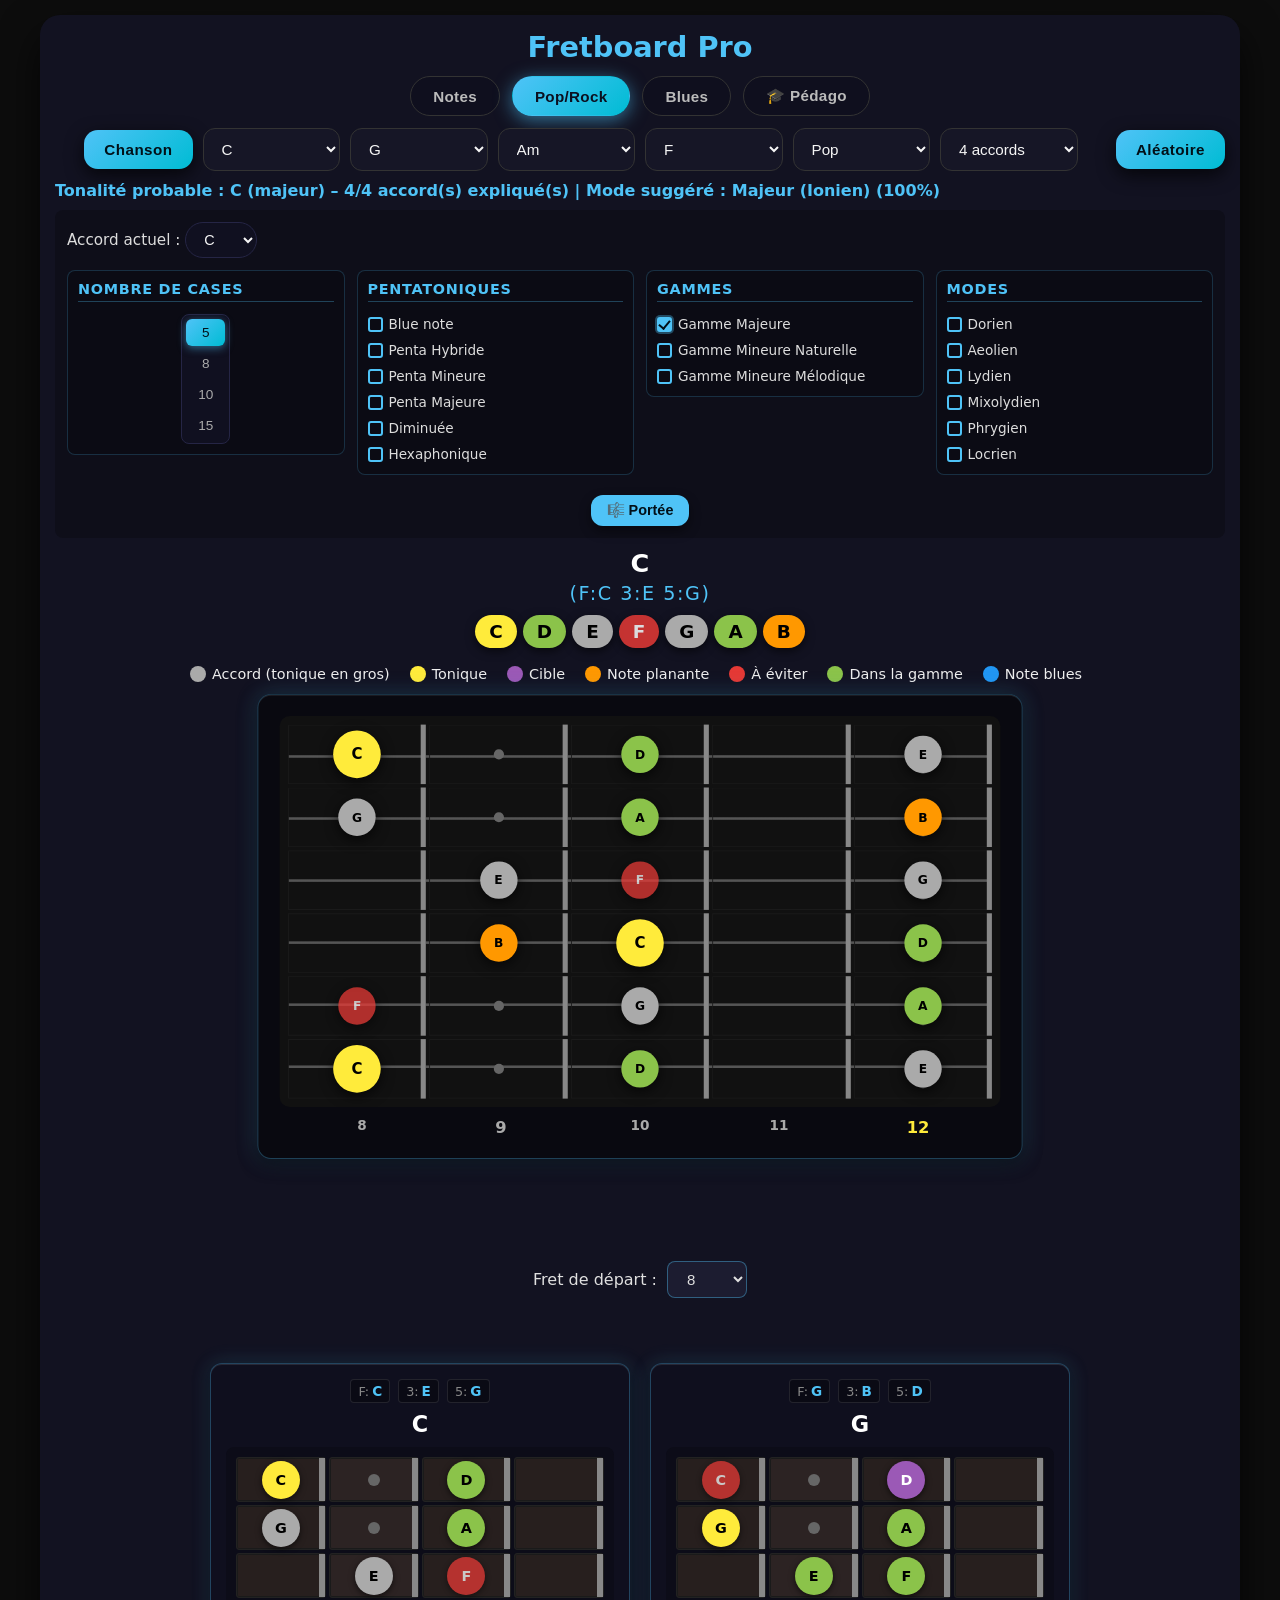
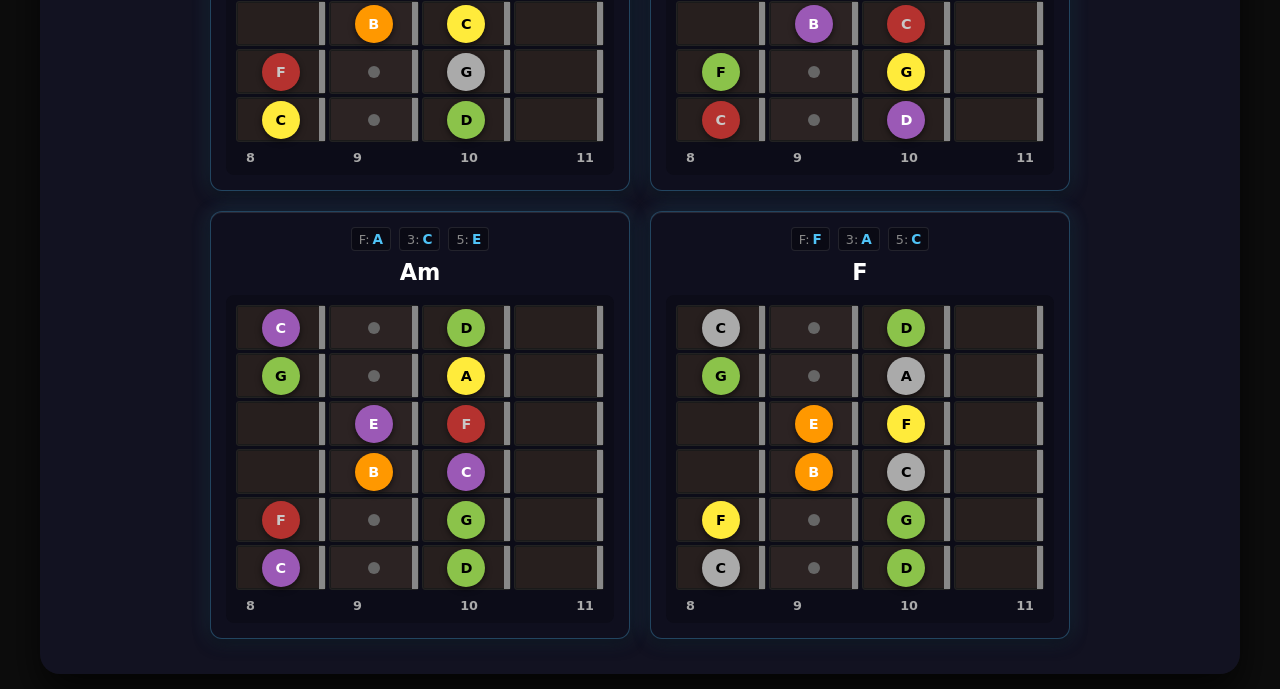
<file: index.html>
<!DOCTYPE html>
<html lang="fr">
<head>
  <meta charset="UTF-8">
  <meta name="viewport" content="width=device-width, initial-scale=1.0">
  <title>Fretboard Pro</title>
  <link rel="icon" type="image/png" href="/favicon-fretboard.png">
  <link rel="apple-touch-icon" href="/favicon-fretboard.png">
  <style>
  
*{
  margin:0;
  padding:0;
  box-sizing:border-box;
}

/* --- Layout général --- */

body{
  background:#0d0d0d;
  color:#eee;
  font-family:system-ui,sans-serif;
}

.app{
  max-width:1200px;
  margin:15px auto;         /* réduction de la marge */
  padding:15px;             /* réduction du padding */
  background:rgba(20,20,35,0.95);
  border-radius:20px;
  backdrop-filter:blur(15px);
  box-shadow:0 20px 40px rgba(0,0,0,0.7);
}

h1{
  text-align:center;
  margin-bottom:12px;       /* réduction de la marge */
  color:#4fc3f7;
  font-size:1.8rem;         /* réduction de la taille */
}

/* --- Onglets Pop/Rock / Blues --- */

.tabs{
  display:flex;
  gap:12px;
  margin-bottom:12px;
  justify-content:center;
  flex-wrap:wrap;
}

.tab{
  padding:10px 22px;
  background:rgba(15,15,30,0.95);
  border:1px solid #333;
  border-radius:999px;
  color:#bbb;
  cursor:pointer;
  font-weight:600;
  font-size:0.95rem;
  letter-spacing:0.02em;
  transition:.25s;
}

.tab:hover{
  border-color:#4fc3f7;
  color:#fff;
}

.tab.active{
  background:linear-gradient(135deg,#4fc3f7,#00bcd4);
  color:#0b1020;
  border-color:transparent;
  box-shadow:0 4px 18px rgba(79,195,247,0.55);
}

/* --- Contenu des modes --- */

.mode{
  display:none;
  padding:15px;
  background:rgba(0,0,0,0.35);
  border-radius:12px;
  margin-bottom:15px;
}

.mode.active{
  display:block;
}

/* --- Mode Pédago : galerie de fiches --- */

.pedago-intro{
  text-align:center;
  margin-bottom:18px;
}

.pedago-intro h2{
  font-size:1.3rem;
  color:#4fc3f7;
  margin-bottom:6px;
}

.pedago-intro p{
  font-size:0.9rem;
  color:#bbb;
}

.pedago-category{
  margin-bottom:22px;
}

.pedago-cat-title{
  font-size:1rem;
  color:#4fc3f7;
  text-transform:uppercase;
  letter-spacing:0.06em;
  padding-bottom:6px;
  margin-bottom:12px;
  border-bottom:1px solid rgba(79,195,247,0.25);
}

.pedago-grid{
  display:grid;
  grid-template-columns:repeat(auto-fill,minmax(220px,1fr));
  gap:14px;
}

.pedago-card{
  position:relative;
  display:flex;
  flex-direction:column;
  gap:6px;
  padding:14px 14px 36px;
  background:linear-gradient(135deg,rgba(15,15,30,0.95),rgba(25,25,50,0.95));
  border:1px solid #2a2a4a;
  border-radius:14px;
  color:#eee;
  text-decoration:none;
  cursor:pointer;
  transition:transform .2s, border-color .2s, box-shadow .2s;
  min-height:130px;
}

.pedago-card:hover{
  transform:translateY(-2px);
  border-color:#4fc3f7;
  box-shadow:0 8px 22px rgba(79,195,247,0.25);
}

.pedago-icon{
  font-size:1.5rem;
  line-height:1;
}

.pedago-card-title{
  font-size:0.95rem;
  font-weight:700;
  color:#fff;
  line-height:1.25;
}

.pedago-card-desc{
  font-size:0.82rem;
  color:#aab2bd;
  line-height:1.35;
  flex-grow:1;
}

.pedago-card-tag{
  position:absolute;
  bottom:10px;
  right:12px;
  font-size:0.7rem;
  color:#021018;
  background:linear-gradient(135deg,#4fc3f7,#00bcd4);
  padding:2px 8px;
  border-radius:999px;
  font-weight:700;
  text-transform:uppercase;
  letter-spacing:0.04em;
}

/* Quand le mode Pédago est actif, on cache toutes les zones du fretboard
   (manche, portée, légende, sélecteurs, mini-diagrammes) sans casser le render */
body.pedago-active .app > .inputs,
body.pedago-active #songListWrapper,
body.pedago-active #popResult,
body.pedago-active .common,
body.pedago-active #scaleNotes,
body.pedago-active .legend,
body.pedago-active #viewWrapper,
body.pedago-active .fret-selector-wrapper,
body.pedago-active #miniDiagramsWrapper,
body.pedago-active #miniDiagrams,
body.pedago-active .mini-diagrams,
body.pedago-active .mini-diagrams-wrapper,
body.pedago-active #bluesGrid{
  display:none !important;
}

/* --- Inputs & boutons --- */

.inputs{
  display:grid;
  grid-template-columns:repeat(auto-fit,minmax(130px,1fr));
  gap:10px;
  align-items:center;
  margin-bottom:6px;
}

.inputs input,
.inputs select,
.inputs input[type=number]{
  padding:11px 14px;
  background:#161626;
  border:1px solid #333;
  border-radius:12px;
  color:#f5f5f5;
  font-size:0.95rem;
  outline:none;
  min-width:0;
  transition:border-color .2s, box-shadow .2s, background .2s;
}

.inputs select{
  cursor:pointer;
}

.inputs input:focus,
.inputs select:focus{
  border-color:#4fc3f7;
  box-shadow:0 0 0 2px rgba(79,195,247,0.35);
  background:#121222;
}

.inputs button{
  padding:11px 20px;
  background:linear-gradient(135deg,#4fc3f7,#00bcd4);
  border:none;
  border-radius:14px;
  color:#021018;
  font-weight:700;
  cursor:pointer;
  font-size:0.95rem;
  letter-spacing:0.03em;
  justify-self:flex-end;
  box-shadow:0 6px 18px rgba(0,0,0,0.7);
  transition:transform .15s, box-shadow .15s, filter .15s;
}

.inputs button:hover{
  filter:brightness(1.06);
  box-shadow:0 8px 22px rgba(0,0,0,0.8);
}

.inputs button:active{
  transform:translateY(1px);
  box-shadow:0 4px 14px rgba(0,0,0,0.6);
}

/* --- Options / cases à cocher --- */

.options,
.common{
  display: grid;
  grid-template-columns: repeat(4, 1fr);
  gap: 12px;
  align-items: start;
  margin: 10px 0;
  padding: 12px;
  background: rgba(0,0,0,0.25);
  border-radius: 8px;
}

/* Première ligne : Accord actuel et Fret de départ */
.common-first-row {
  grid-row: 1;
  font-size: 0.9rem;
  color: #ddd;
}

.common > label:nth-of-type(1) { /* Accord actuel */
  grid-column: 1 / 3;
}

.common > label:nth-of-type(2) { /* Fret de départ */
  grid-column: 3 / 5;
}

/* Sections scale-modes : une par colonne sur la ligne 2 */
.common .scale-modes-section {
  grid-row: 2;
  display: flex;
  flex-direction: column;
  gap: 6px;
  padding: 10px;
  background: rgba(0,0,0,0.2);
  border-radius: 8px;
  border: 1px solid rgba(79, 195, 247, 0.2);
}

.common .scale-modes-section:nth-of-type(1) { grid-column: 1; } /* Nombre de cases */
.common .scale-modes-section:nth-of-type(2) { grid-column: 2; } /* Pentatoniques */
.common .scale-modes-section:nth-of-type(3) { grid-column: 3; } /* Gammes */
.common .scale-modes-section:nth-of-type(4) { grid-column: 4; } /* Modes */

.common .scale-modes-section h3 {
  font-size: 0.9rem;
  font-weight: 700;
  color: #4fc3f7;
  margin-bottom: 6px;
  padding-bottom: 4px;
  border-bottom: 1px solid rgba(79, 195, 247, 0.3);
  text-transform: uppercase;
  letter-spacing: 0.05em;
}

.common .scale-modes-section label {
  font-size: 0.85rem;
  display: flex;
  align-items: center;
  gap: 6px;
}

/* View toggle wrapper pour la section Nombre de cases */
.view-toggle-wrapper {
  display: flex;
  justify-content: center;
}

.common .scale-modes-section .view-toggle {
  display: inline-flex;
  flex-direction: column;
  gap: 4px;
  background: #101020;
  border-radius: 8px;
  padding: 4px;
  border: 1px solid #252545;
}

.common .scale-modes-section .view-toggle button {
  border: none;
  background: transparent;
  padding: 6px 12px;
  border-radius: 6px;
  font-size: 0.85rem;
  color: #aaa;
  cursor: pointer;
  transition: 0.2s;
  white-space: nowrap;
  text-align: center;
}

.common .scale-modes-section .view-toggle button:hover {
  color: #fff;
}

.common .scale-modes-section .view-toggle button.active {
  background: linear-gradient(135deg, #4fc3f7, #00bcd4);
  color: #021018;
  box-shadow: 0 2px 8px rgba(79, 195, 247, 0.5);
}

/* Bouton Portée en bas, centré sur toute la largeur */
.toggle-staff-btn {
  grid-column: 1 / -1;
  grid-row: 3;
  justify-self: center;
  margin: 8px 0 0;
  padding: 8px 24px;
  font-size: 0.9rem;
  background: linear-gradient(135deg, #4fc3f7, #00bcd4);
  border: none;
  border-radius: 14px;
  color: #021018;
  font-weight: 700;
  cursor: pointer;
  box-shadow: 0 6px 18px rgba(0, 0, 0, 0.7);
  transition: transform 0.15s, box-shadow 0.15s, filter 0.15s;
}

.toggle-staff-btn:hover {
  filter: brightness(1.06);
  box-shadow: 0 8px 22px rgba(0, 0, 0, 0.8);
}

.toggle-staff-btn:active {
  transform: translateY(1px);
  box-shadow: 0 4px 14px rgba(0, 0, 0, 0.6);
}

/* === RESPONSIVE POUR SECTION COMMUNE === */

/* Tablettes et petits écrans (768px et moins) */
@media (max-width: 768px) {
  .common {
    grid-template-columns: repeat(2, 1fr);
    gap: 10px;
    padding: 10px;
  }
  
  /* Première ligne : Accord actuel et Fret de départ sur 2 colonnes */
  .common > label:nth-of-type(1) { /* Accord actuel */
    grid-column: 1 / 3;
    grid-row: 1;
  }
  
  .common > label:nth-of-type(2) { /* Fret de départ */
    grid-column: 1 / 3;
    grid-row: 2;
  }
  
  /* Sections scale-modes : 2 par ligne */
  .common .scale-modes-section:nth-of-type(1) { /* Nombre de cases */
    grid-column: 1;
    grid-row: 3;
  }
  
  .common .scale-modes-section:nth-of-type(2) { /* Pentatoniques */
    grid-column: 2;
    grid-row: 3;
  }
  
  .common .scale-modes-section:nth-of-type(3) { /* Gammes */
    grid-column: 1;
    grid-row: 4;
  }
  
  .common .scale-modes-section:nth-of-type(4) { /* Modes */
    grid-column: 2;
    grid-row: 4;
  }
  
  /* Bouton Portée */
  .toggle-staff-btn {
    grid-row: 5;
  }
}

/* Mobiles (480px et moins) */
@media (max-width: 480px) {
  .common {
    grid-template-columns: repeat(2, 1fr);
    gap: 8px;
    padding: 8px;
  }
  
  /* Première ligne : Accord actuel et Fret de départ sur toute la largeur */
  .common > label:nth-of-type(1) { /* Accord actuel */
    grid-column: 1 / 3;
    grid-row: 1;
  }
  
  .common > label:nth-of-type(2) { /* Fret de départ */
    grid-column: 1 / 3;
    grid-row: 2;
  }
  
  /* Sections scale-modes : 2 par ligne */
  .common .scale-modes-section:nth-of-type(1) { /* Nombre de cases */
    grid-column: 1;
    grid-row: 3;
  }
  
  .common .scale-modes-section:nth-of-type(2) { /* Pentatoniques */
    grid-column: 2;
    grid-row: 3;
  }
  
  .common .scale-modes-section:nth-of-type(3) { /* Gammes */
    grid-column: 1;
    grid-row: 4;
  }
  
  .common .scale-modes-section:nth-of-type(4) { /* Modes */
    grid-column: 2;
    grid-row: 4;
  }
  
  /* Bouton Portée */
  .toggle-staff-btn {
    grid-column: 1 / 3;
    grid-row: 5;
    padding: 6px 16px;
    font-size: 0.85rem;
  }
  
  /* Réduire les espacements et tailles sur mobile */
  .common .scale-modes-section {
    padding: 6px;
  }
  
  .common .scale-modes-section h3 {
    font-size: 0.75rem;
  }
  
  .common .scale-modes-section label {
    font-size: 0.7rem;
  }
  
  /* Réduire les boutons de nombre de cases */
  .common .scale-modes-section .view-toggle button {
    padding: 4px 8px;
    font-size: 0.75rem;
  }
}

/* Accord actuel + Fret de départ */
.common select,
.common input[type=number]{
  padding:8px 14px;
  background:#101020;
  border:1px solid #252545;
  border-radius:999px;
  color:#f5f5f5;
  font-size:0.9rem;
  min-width:70px;
  outline:none;
  transition:border-color .2s, box-shadow .2s, background .2s;
}

/* focus cohérent avec les boutons bleus */
.common select:focus,
.common input[type=number]:focus{
  border-color:#4fc3f7;
  box-shadow:0 0 0 2px rgba(79,195,247,0.35);
  background:#121228;
}

/* retire les flèches moches des input[type=number] (Chrome/Edge) */
.common input[type=number]::-webkit-outer-spin-button,
.common input[type=number]::-webkit-inner-spin-button{
  -webkit-appearance:none;
  margin:0;
}

/* Firefox */
.common input[type=number]{
  -moz-appearance:textfield;
}

/* --- Options Blues : checkboxes & select --- */

.options{
  display:flex;
  flex-wrap:wrap;
  gap:10px;
  align-items:center;
  margin:15px 0;
}

/* chaque option devient une petite "pill" sombre */
.options label{
  display:inline-flex;
  align-items:center;
  gap:6px;
  padding:6px 12px;
  background:#101020;
  border-radius:999px;
  border:1px solid #252545;
  font-size:0.9rem;
  color:#ddd;
  cursor:pointer;
  user-select:none;
}

/* checkbox custom - taille équilibrée */
.options input[type=checkbox],
.common input[type=checkbox]{
  width:15px;               /* augmentation 14 → 15 */
  height:15px;
  border-radius:3px;
  border:2px solid #4fc3f7;
  background:transparent;
  appearance:none;
  -webkit-appearance:none;
  -moz-appearance:none;
  display:inline-block;
  position:relative;
  cursor:pointer;
  outline:none;
  transition:background .2s, box-shadow .2s, border-color .2s;
  flex-shrink: 0;
}

.options input[type=checkbox]:checked,
.common input[type=checkbox]:checked{
  background:#4fc3f7;
  box-shadow:0 0 0 2px rgba(79,195,247,0.35);
}

.options input[type=checkbox]:checked::after,
.common input[type=checkbox]:checked::after{
  content:"";
  position:absolute;
  left:2px;
  top:-1px;
  width:5px;
  height:9px;
  border-right:2px solid #021018;
  border-bottom:2px solid #021018;
  transform:rotate(40deg);
}


/* le select "Style" dans la même logique que les champs communs */
.options select{
  padding:6px 14px;
  background:#101020;
  border:1px solid #252545;
  border-radius:999px;
  color:#f5f5f5;
  font-size:0.9rem;
  outline:none;
  min-width:110px;
  cursor:pointer;
  transition:border-color .2s, box-shadow .2s, background .2s;
}

.options select:focus{
  border-color:#4fc3f7;
  box-shadow:0 0 0 2px rgba(79,195,247,0.35);
  background:#121228;
}


.options label,
.common label{
  font-size:0.95rem;
  color:#ddd;
}

/* --- Boutons de choix (par ex. 5 frettes / 15 frettes) --- */


/* --- Légende --- */
.legend{
  display:flex;
  flex-wrap:nowrap;
  gap:20px;
  margin:0 0 8px;          /* réduction drastique des marges */
  overflow-x:auto;
  padding-bottom:4px;
}

/* petit espace au-dessus du manche / portée */
#viewWrapper{
  max-width: 900px;
  margin: 4px auto 0;       /* réduction de la marge */
}

.legend::-webkit-scrollbar{
  height:6px;
}
.legend::-webkit-scrollbar-track{
  background:transparent;
}
.legend::-webkit-scrollbar-thumb{
  background:#333;
  border-radius:999px;
}

.legend span{
  display:flex;
  align-items:center;
  gap:6px;
  white-space:nowrap;
  font-size:0.9rem;        /* augmentation 0.85 → 0.9 */
}

.dot{
  width:16px;               /* augmentation 14 → 16 */
  height:16px;
  border-radius:50%;
  display:inline-block;
}

.dot.chord{background:#aaa}
.dot.root{
  background:#ffeb3b;
  animation:pulse 2s infinite;
}
.dot.target{background:#9b59b6} /* violet pour notes cibles (différence avec accord précédent) */
.dot.floating{background:#ff9800} /* orange pour notes planantes (approche chromatique) */
.dot.avoid{background:#e53935}
.dot.ok{background:#8bc34a}
.dot.blues{background:#2196f3}
.dot.penta-minor{background:#9c27b0}
.dot.penta-major{background:#ff5722}

/* dots pour les formes avec halo blanc */
.dot.shape-min7,
.dot.shape-maj6{
  background:#777;
  box-shadow: 0 0 0 2px rgba(255,255,255,0.85),
              0 0 8px 2px rgba(255,255,255,0.4);
}

/* --- Ligne de notes pour l'accord sélectionné --- */

.scale-notes {
  display: flex;
  flex-direction: column;
  align-items: center;
  gap: 2px;                 /* réduction du gap pour rapprocher nom et notes */
  margin: 10px 0 18px;      /* + d'espace sous les bulles */
  font-size: 0.85rem;
}

.scale-notes-label {
  font-weight: 700;
  color: #fff;
  font-size: 1.6rem;         /* augmentation pour plus de visibilité */
  margin-bottom: 2px;
}

.chord-tones-main {
  font-weight: 500;
  color: #4fc3f7;
  font-size: 1.2rem;          /* augmentation de la taille */
  letter-spacing: 0.08em;     /* plus d'espacement entre les caractères */
  margin-top: 0;
  margin-bottom: 8px;
}

.scale-notes-list {
  display: flex;
  flex-wrap: wrap;
  gap: 6px;
  justify-content: center;   /* la suite C D E F G A B centrée */
}

/* Centrer la ligne de notes, la légende et les vues manche/portée
   sans toucher aux marges haut/bas définies plus haut */
.scale-notes,
.legend,
#viewWrapper {
  max-width: 900px;
  margin-left: auto;
  margin-right: auto;
}


/* pastilles de notes (mêmes couleurs que sur le manche) */
.scale-note{
  padding:6px 14px;
  border-radius:999px;
  font-weight:700;
  font-size:1.15rem;
  display:inline-flex;
  align-items:center;
  justify-content:center;
  min-width:40px;
  box-shadow:0 3px 10px rgba(0,0,0,0.6);
}

/* mêmes couleurs que .note.* */
.scale-note.root{
  background:#ffeb3b;
  color:#000;
}

.scale-note.chord{
  background:#aaa;
  color:#000;
}

.scale-note.ok{
  background:#8bc34a;
  color:#000;
}

.scale-note.target{
  background:#ff9800;
  color:#000;
}

.scale-note.avoid{
  background:#e53935;
  color:#fff;
  opacity:0.85;
}

.scale-note.blues{
  background:#2196f3;
  color:#fff;
}

.scale-note.penta-minor{
  background:#9c27b0;
  color:#fff;
}

.scale-note.penta-major{
  background:#ff5722;
  color:#fff;
}


/* --- Manche de guitare --- */

.fretboard{
  background:rgba(0,0,0,0.5);
  padding:25px;
  border-radius:16px;
  
  /* Effet de surbrillance/relief comme les mini-diagrammes */
  box-shadow: 0 6px 20px rgba(0, 0, 0, 0.6), 
              inset 0 1px 0 rgba(255, 255, 255, 0.1),
              0 0 25px rgba(79, 195, 247, 0.25);
  border: 1px solid rgba(79, 195, 247, 0.3);

  /* réduction d'environ 15% */
  transform:scale(0.85);
  transform-origin:top center;
  margin:0 auto; /* bien centré après le scale */
}


#fb{
  display:grid;
  grid-template-rows:repeat(6,70px);
  gap:4px;
  background:#111;
  border-radius:12px;
  overflow:hidden;
  padding:10px;
  position:relative;
}

/* 6 cordes dessinées sur tout le manche */
#fb::before{
  content:"";
  position:absolute;
  left:10px;
  right:10px;
  top:10px;
  bottom:10px;
  pointer-events:none;

  /* 6 lignes horizontales espacées régulièrement */
  background-image:
    linear-gradient(to right,#555,#555),
    linear-gradient(to right,#555,#555),
    linear-gradient(to right,#555,#555),
    linear-gradient(to right,#555,#555),
    linear-gradient(to right,#555,#555),
    linear-gradient(to right,#555,#555);
  background-repeat:no-repeat;
  background-size:100% 3px;  /* épaisseur de la corde */
  background-position:
    0 calc(100% * 1/12),
    0 calc(100% * 3/12),
    0 calc(100% * 5/12),
    0 calc(100% * 7/12),
    0 calc(100% * 9/12),
    0 calc(100% * 11/12);
}


/* cases du manche */
.cell{
  position:relative;
  background:transparent;              /* ne masque plus les cordes */
  display:flex;
  align-items:center;
  justify-content:center;
  cursor:default;
  box-shadow:inset 0 0 0 1px #1a1a1a;  /* pour garder les “cases” visibles */
}



/* Barre de frette pour toutes les colonnes marquées .fret */
.cell.fret::after{
  content:"";
  position:absolute;
  top:0;
  bottom:0;
  right:0;            /* barre de frette sur le bord droit de la case */
  width:6px;
  background:#888;
  z-index:1;
}

/* Sillet (frette 0) un peu plus épais sur le bord gauche */
.cell.nut::after{
  content:"";
  position:absolute;
  top:0;
  bottom:0;
  left:0;
  width:8px;
  background:#aaa;
  z-index:1;
}


/* --- Notes sur le manche --- */

.note{
  width:44px;
  height:44px;
  border-radius:50%;
  display:flex;
  align-items:center;
  justify-content:center;
  font-weight:bold;
  color:#000;
  background:#333; /* fallback */
  box-shadow:0 4px 15px rgba(0,0,0,0.7);
  position:relative;
  z-index:2;
  transition:transform .15s, box-shadow .15s, background .15s;
  font-size:0.9rem;
}

.note:hover{
  transform:translateY(-1px) scale(1.03);
  box-shadow:0 6px 18px rgba(0,0,0,0.9);
}

/* Tonique en plus gros */
.note.root{
  width:56px;
  height:56px;
  font-size:1.1rem;
  background:#ffeb3b;
  color:#000;
  animation:pulse 2s infinite;
}

/* Rôle des notes */
.note.chord{
  background:#aaa;
  color:#000;
}

.note.target{
  background:#9b59b6; /* violet pour notes cibles */
  color:#fff;
}

.note.floating{
  background:#ff9800; /* orange pour notes planantes */
  color:#000;
}

.note.ok{
  background:#8bc34a;
  color:#000;
}

.note.blues{
  background:#2196f3;
  color:#fff;
}

.note.penta-minor{
  background:#9c27b0;
  color:#fff;
}

.note.penta-major{
  background:#ff5722;
  color:#fff;
}

/* Formes Min7 / Maj6 / Maj7 / Min6 : accent discret sur les notes du pattern */
.note.shape-min7,
.note.shape-maj6{
  box-shadow:
    0 0 0 2px rgba(255,255,255,0.35),  /* léger anneau clair */
    0 4px 12px rgba(0,0,0,0.85);       /* ombre un peu plus marquée */
}

/* Optionnel : si tu décides d’afficher les notes à éviter */
.note.avoid{
  background:#e53935;
  color:#fff;
  opacity:0.75;
}

/* --- Labels de frettes --- */

#labels{
  display:flex;
  justify-content:space-between;
  margin-top:12px;
  font-size:0.95rem;
  color:#aaa;
  padding:0 15px;
}

#labels div{
  font-size: 1rem;
  font-weight: 600;
}

#labels div.key-fret{
  font-size: 1.2rem;   /* plus gros */
  font-weight: 700;
}

#labels div.octave-fret{
  color: #ffeb3b;      /* déjà dans ton JS avant, on garde l’idée */
}

#startFret option.hot-fret{
  font-weight: 700;
  font-size: 1.05em;   /* un poil plus gros dans la liste */
}


/* Aligner les labels exactement avec les frettes */
#labels{
  display: grid;
  grid-template-columns: repeat(var(--fret-count), 1fr);
  text-align: center;
  margin-top: 12px;
  color:#aaa;
  padding:0 15px;
}


/* --- Message d’info / tonalité --- */

.msg{
  font-weight:600;
  color:#4fc3f7;
  margin-top:10px;
}

/* --- Animation pulsation (tonique) --- */

@keyframes pulse{
  0%,100%{box-shadow:0 0 15px #ffeb3b}
  50%{box-shadow:0 0 25px #ffeb3b}
}

/* ✅ Animation spéciale pour la tonique avec halo blanc */
@keyframes pulseWithHalo{
  0%,100%{
    box-shadow: 0 0 0 2px rgba(255,255,255,0.85),
                0 0 12px 4px rgba(255,255,255,0.4),
                0 0 15px #ffeb3b,
                0 4px 15px rgba(0,0,0,0.7);
  }
  50%{
    box-shadow: 0 0 0 2px rgba(255,255,255,0.85),
                0 0 12px 4px rgba(255,255,255,0.4),
                0 0 25px #ffeb3b,
                0 4px 15px rgba(0,0,0,0.7);
  }
}

/* Tablette */
@media (max-width: 768px) {
  .app{
    margin:10px;
    padding:18px;
  }

  h1{
    font-size:1.6rem;
  }

  .fretboard{
    padding:18px;
    transform:scale(0.8);
  }

  #fb{
    grid-template-rows:repeat(6, 55px); /* moins haut */
  }
}

/* Petit smartphone */
@media (max-width: 480px) {
  .app{
    margin:6px;
    padding:14px;
    border-radius:12px;
  }

  h1{
    font-size:1.3rem;
  }

  .inputs{
    grid-template-columns:1fr; /* 1 colonne pour les accords + bouton */
  }

  .common{
    flex-direction:column;
    align-items:flex-start;
  }

  .fretboard{
    padding:12px;
    transform:scale(0.75);
  }

  #fb{
    grid-template-rows:repeat(6, 45px);
  }

  .note{
    width:38px;
    height:38px;
    font-size:0.8rem;
  }

  .note.root{
    width:48px;
    height:48px;
    font-size:0.95rem;
  }

  /* ✅ Tonique même taille que les autres notes quand pattern penta actif */
  .note.root.shape-min7,
  .note.root.shape-maj6{
    width: 38px !important;
    height: 38px !important;
    font-size: 0.8rem !important;
  }
}

/* ====== STYLES POUR LES GAMMES ET MODES ====== */

/* Sections de gammes/modes - ultra compact */
.scale-modes-section {
  margin: 0;
  padding: 6px 8px;
  background: rgba(0, 0, 0, 0.3);
  border-radius: 6px;
  border-left: 2px solid #9c27b0;
}

.scale-modes-section h3 {
  margin: 0 0 4px 0;
  font-size: 0.8rem;       /* augmentation 0.7 → 0.8 */
  color: #9c27b0;
  font-weight: 600;
  text-transform: uppercase;
  letter-spacing: 0.05em;
}

.scale-modes-section label {
  display: flex;
  align-items: center;
  gap: 4px;
  margin: 2px 0;
  font-size: 0.8rem;       /* augmentation 0.7 → 0.8 */
  color: #ddd;
}

/* Couleur violette pour les notes de gamme / mode */
.note.scale-highlight {
  background: #9c27b0;
  color: #fff;
  box-shadow: 0 4px 15px rgba(156, 39, 176, 0.5);
}

/* Style pour la légende des gammes */
.dot.scale-highlight {
  background: #9c27b0;
}

/* Ajustement de la largeur du fretboard pour 10 et 15 frettes */
.app {
  max-width: 1200px;
  transition: max-width 0.3s ease;
}

/* Largeur étendue pour 10 frettes */
.app.frets-10 {
  max-width: 1400px;
}

/* Largeur étendue pour 15 frettes */
.app.frets-15 {
  max-width: 1600px;
}

/* Ajustement du centrage pour les vues étendues */
.app.frets-10 .scale-notes,
.app.frets-10 .legend,
.app.frets-10 #viewWrapper,
.app.frets-15 .scale-notes,
.app.frets-15 .legend,
.app.frets-15 #viewWrapper {
  max-width: 100%;
}

/* Smartphone portrait */
@media (max-width: 480px) {

  .fretboard{
    padding: 10px;
    transform: none;          /* on enlève le scale fixe */
    margin: 0 auto;
    width: 100%;
  }

  #fb{
    padding: 6px;
    grid-template-rows: repeat(6, 42px); /* hauteur réduite */
    gap: 3px;
  }

  /* Cases plus compactes */
  .cell{
    box-shadow: inset 0 0 0 1px #222;
  }

  /* Notes plus petites mais lisibles */
  .note{
    width: 34px;
    height: 34px;
    font-size: 0.75rem;
  }

  .note.root{
    width: 44px;
    height: 44px;
    font-size: 0.85rem;
  }

  /* ✅ Tonique même taille que les autres notes quand pattern penta actif */
  .note.root.shape-min7,
  .note.root.shape-maj6{
    width: 34px !important;
    height: 34px !important;
    font-size: 0.75rem !important;
  }

  /* Labels du bas */
  #labels{
    font-size: 0.8rem;
    padding: 0 8px;
    margin-top: 8px;
  }

  /* Contours / inlays plus fins */
  .cell.fret::after{
    width: 4px;
  }

  .cell.nut::after{
    width: 6px;
  }
}

/* Bouton portée */
.toggle-staff-btn {
  padding: 7px 16px;
  border-radius: 12px;
  background: #4fc3f7;
  color: #021018;
  font-weight: 700;
  border: none;
  cursor: pointer;
  box-shadow: 0 5px 12px rgba(0,0,0,.45);
}
.toggle-staff-btn:hover{
  filter: brightness(1.1);
}

/* === Switch propre manche / portée === */
#viewWrapper {
  position: relative;
}

/* chaque vue est cachée par défaut */
.view {
  display: none;
  opacity: 0;
  transition: opacity .25s ease;
}

/* seule la vue active est rendue */
.view.visible {
  display: block;
  opacity: 1;
}

/* Vue portée : centrée, même largeur que le manche */
#staffView {
  justify-content: center;
  margin-top: 0;
}

/* quand la portée est la vue active → on l'affiche en flex */
#staffView.visible {
  display: flex;
}

/* Canvas portée */
#staffCanvas {
  background: transparent;
  height: 140px;
  max-width: 100%;
}

/* halo blanc pour les notes de la forme Min7 (penta mineure) */
.note.shape-min7{
  box-shadow: 0 0 0 2px rgba(255,255,255,0.85),
              0 0 12px 4px rgba(255,255,255,0.4),
              0 4px 15px rgba(0,0,0,0.7);
}

/* halo blanc pour les notes de la forme Maj6 / Maj7-Min6 (penta majeure) */
.note.shape-maj6{
  box-shadow: 0 0 0 2px rgba(255,255,255,0.85),
              0 0 12px 4px rgba(255,255,255,0.4),
              0 4px 15px rgba(0,0,0,0.7);
}

/* ✅ IMPORTANT : Halo blanc aussi pour la tonique quand elle fait partie du pattern */
.note.root.shape-min7,
.note.root.shape-maj6{
  width: 42px !important;
  height: 42px !important;
  font-size: 1rem !important;
  animation: pulseWithHalo 2s infinite !important;
}

/* ✅ Halo bleu pour la tonique */
.note.root.blue-halo{
  width: 42px !important;
  height: 42px !important;
  font-size: 1rem !important;
  box-shadow: 0 0 0 2px rgba(33,150,243,0.9),
              0 0 15px 5px rgba(33,150,243,0.6),
              0 4px 15px rgba(0,0,0,0.7) !important;
  animation: pulseWithHalo 2s infinite !important;
}

/* halo particulier pour la blue note si tu veux */
.note.shape-blue{
  box-shadow: 0 0 0 3px rgba(33,150,243,0.95),
              0 4px 15px rgba(0,0,0,0.8);
}

/* ✅ HALO BLEU pour les notes qui sont target/chord ET blue note */
.note.blue-halo{
  box-shadow: 0 0 0 2px rgba(33,150,243,0.9),
              0 0 12px 4px rgba(33,150,243,0.5),
              0 4px 15px rgba(0,0,0,0.7);
}

/* formes sur la ligne de notes avec halo blanc */
.scale-note.shape-min7{
  position:relative;
  box-shadow: 0 0 0 2px rgba(255,255,255,0.85),
              0 0 10px 3px rgba(255,255,255,0.4);
}

.scale-note.shape-maj6{
  position:relative;
  box-shadow: 0 0 0 2px rgba(255,255,255,0.85),
              0 0 10px 3px rgba(255,255,255,0.4);
}

/* ✅ Halo blanc pour la tonique dans la ligne de notes */
.scale-note.root.shape-min7,
.scale-note.root.shape-maj6{
  box-shadow: 0 0 0 10px rgba(255,255,255,0.85),
              0 0 10px 3px rgba(255,255,255,0.4) !important;
}

.scale-note.shape-min7.shape-maj6{
  box-shadow: 0 0 0 2px rgba(255,255,255,0.85),
              0 0 10px 3px rgba(255,255,255,0.4);
}

.scale-note.shape-blue{
  position:relative;
  box-shadow:0 0 0 3px rgba(33,150,243,0.98);
}

/* Sélecteur de chansons personnalisé */
.song-selector {
  background: linear-gradient(135deg, #1e3a5f 0%, #2d5a7b 100%);
  border: 2px solid #4a9eff;
  border-radius: 12px;
  padding: 15px;
  color: #ffffff;
  font-family: 'Segoe UI', Arial, sans-serif;
  box-shadow: 0 4px 15px rgba(0, 0, 0, 0.3);
  max-height: 500px;
  overflow-y: auto;
}

.song-list {
  list-style: none;
  padding: 0;
  margin: 0 0 15px 0;
}

.song-group-header {
  font-size: 0.85rem;
  font-weight: 700;
  color: #4fc3f7;
  text-transform: uppercase;
  letter-spacing: 0.1em;
  padding: 12px 10px 8px;
  margin-top: 15px;
  border-bottom: 2px solid rgba(79, 195, 247, 0.3);
}

.song-group-header:first-child {
  margin-top: 0;
}

.song-item {
  padding: 12px 15px;
  margin: 5px 0;
  background: rgba(255, 255, 255, 0.05);
  border-radius: 8px;
  cursor: pointer;
  transition: all 0.3s ease;
  border-left: 3px solid transparent;
}

.song-item:hover {
  background: rgba(74, 158, 255, 0.2);
  border-left-color: #4a9eff;
  transform: translateX(5px);
}

.song-item.selected {
  background: rgba(74, 158, 255, 0.3);
  border-left-color: #4a9eff;
}

.song-title {
  font-weight: 600;
  font-size: 14px;
  color: #ffffff;
}

.song-artist {
  font-size: 12px;
  color: #a0c4e8;
  margin-top: 3px;
}

.song-actions {
  display: flex;
  gap: 10px;
  justify-content: flex-end;
  padding-top: 10px;
  border-top: 1px solid rgba(255, 255, 255, 0.1);
}

.song-btn {
  padding: 10px 24px;
  border: none;
  border-radius: 8px;
  font-weight: 600;
  font-size: 0.85rem;
  cursor: pointer;
  transition: all 0.3s ease;
  box-shadow: 0 2px 8px rgba(0, 0, 0, 0.3);
}

.load-btn {
  background: linear-gradient(135deg, #4fc3f7 0%, #357abd 100%);
  color: #021018;
}

.load-btn:hover {
  transform: translateY(-2px);
  box-shadow: 0 4px 12px rgba(74, 158, 255, 0.5);
}

.cancel-btn {
  background: #555;
  color: #fff;
}

.cancel-btn:hover {
  background: #666;
  transform: translateY(-2px);
}

.song-selector::-webkit-scrollbar {
  width: 8px;
}

.song-selector::-webkit-scrollbar-track {
  background: rgba(0, 0, 0, 0.2);
  border-radius: 4px;
}

.song-selector::-webkit-scrollbar-thumb {
  background: rgba(74, 158, 255, 0.5);
  border-radius: 4px;
}

.song-selector::-webkit-scrollbar-thumb:hover {
  background: rgba(74, 158, 255, 0.7);
}

/* Selects d'accords - comportement spécial */
.chord-select {
  cursor: pointer;
  position: relative;
}

.chord-select:focus {
  outline: 2px solid #4fc3f7;
}


/* ====== SÉLECTEUR DE FRETTE DE DÉPART ====== */

.fret-selector-wrapper {
  display: flex;
  justify-content: center;
  align-items: center;
  margin: 5px auto 10px;
  padding: 15px;
  max-width: 300px;
}

.fret-selector-label {
  display: flex;
  align-items: center;
  gap: 10px;
  font-size: 16px;
  color: #e0e0e0;
  font-weight: 500;
}

.fret-selector-label select {
  background: rgba(30, 30, 50, 0.9);
  color: #e0e0e0;
  border: 1px solid rgba(79, 195, 247, 0.4);
  border-radius: 8px;
  padding: 8px 15px;
  font-size: 15px;
  cursor: pointer;
  transition: all 0.3s ease;
  min-width: 80px;
}

.fret-selector-label select:hover {
  border-color: rgba(79, 195, 247, 0.7);
  box-shadow: 0 0 10px rgba(79, 195, 247, 0.3);
}

.fret-selector-label select:focus {
  outline: none;
  border-color: #4fc3f7;
  box-shadow: 0 0 15px rgba(79, 195, 247, 0.5);
}


/* ====== MINI-DIAGRAMMES PAR ACCORD ====== */

.mini-diagrams-wrapper {
  display: grid;
  grid-template-columns: repeat(2, 1fr);
  gap: 20px;
  margin: 30px auto 0;
  max-width: 900px;
  padding: 20px;
}

.mini-diagram {
  background: rgba(15, 15, 30, 0.8);
  border-radius: 12px;
  padding: 15px;
  box-shadow: 0 4px 15px rgba(0, 0, 0, 0.5), 
              inset 0 1px 0 rgba(255, 255, 255, 0.1),
              0 0 20px rgba(79, 195, 247, 0.2);
  border: 1px solid rgba(79, 195, 247, 0.3);
  cursor: pointer;
  transition: all 0.3s ease;
}

.mini-diagram:hover {
  background: rgba(25, 25, 45, 0.9);
  box-shadow: 0 6px 20px rgba(79, 195, 247, 0.5),
              inset 0 1px 0 rgba(255, 255, 255, 0.15),
              0 0 30px rgba(79, 195, 247, 0.4);
  border: 1px solid rgba(79, 195, 247, 0.6);
  transform: translateY(-3px);
}

.mini-diagram-title {
  text-align: center;
  font-size: 1.4rem;
  font-weight: 700;
  color: #fff;
  margin-bottom: 10px;
  padding-bottom: 0;
  border-bottom: none;
}

.chord-tones {
  display: flex;
  justify-content: center;
  gap: 8px;
  margin-bottom: 8px;
  font-size: 0.9rem;
  color: #aaa;
}

.chord-tone {
  display: inline-flex;
  align-items: center;
  gap: 3px;
  padding: 3px 7px;
  background: rgba(0, 0, 0, 0.3);
  border-radius: 4px;
  border: 1px solid rgba(255, 255, 255, 0.1);
}

.chord-tone-label {
  color: #888;
  font-size: 0.8rem;
}

.chord-tone-note {
  color: #4fc3f7;
  font-weight: 600;
  font-size: 0.85rem;
}

.mini-fretboard {
  background: rgba(10, 10, 20, 0.6);
  border-radius: 8px;
  padding: 10px;
}

.mini-fb {
  display: grid;
  grid-template-columns: repeat(4, 1fr);
  grid-template-rows: repeat(6, 45px);
  gap: 3px;
  margin-bottom: 8px;
}

.mini-fb .cell {
  background: rgba(80, 60, 40, 0.4);
  border: 1px solid #222;
  border-radius: 3px;
  position: relative;
  display: flex;
  align-items: center;
  justify-content: center;
}

.mini-fb .cell.nut {
  background: rgba(40, 40, 40, 0.8);
}

.mini-fb .cell.inlay {
  background: rgba(120, 90, 60, 0.3);
}

.mini-fb .cell.double-inlay {
  background: rgba(140, 110, 80, 0.4);
}

.mini-fb .note {
  width: 38px;
  height: 38px;
  border-radius: 50%;
  display: flex;
  align-items: center;
  justify-content: center;
  font-weight: 600;
  font-size: 0.9rem;
  box-shadow: 0 2px 6px rgba(0, 0, 0, 0.6);
  position: relative;
  z-index: 1;
}

/* Appliquer les mêmes couleurs que le diagramme principal */
.mini-fb .note.root {
  width: 38px;
  height: 38px;
  font-size: 0.9rem;
  background: #ffeb3b;
  color: #000;
  animation: pulse 2s infinite;
}

.mini-fb .note.chord {
  background: #aaa;
  color: #000;
}

.mini-fb .note.target {
  background: #9b59b6;
  color: #fff;
}

.mini-fb .note.floating {
  background: #ff9800;
  color: #fff;
}

.mini-fb .note.avoid {
  background: #e53935;
  color: #fff;
}

.mini-fb .note.ok {
  background: #8bc34a;
  color: #000;
}

.mini-fb .note.blues {
  background: #2196f3;
  color: #fff;
}

.mini-fb .note.penta-minor {
  background: #9c27b0;
  color: #fff;
}

.mini-fb .note.penta-major {
  background: #ff5722;
  color: #fff;
}

.mini-fb .note.scale-highlight {
  background: #ab47bc;
  color: #fff;
}

/* Halo blanc pour pattern penta */
.mini-fb .note.shape-min7,
.mini-fb .note.shape-maj6 {
  box-shadow: 0 0 0 5px rgba(255, 255, 255, 0.85),
              0 0 8px 2px rgba(255, 255, 255, 0.4),
              0 2px 8px rgba(0, 0, 0, 0.7);
}

/* ✅ Halo bleu pour les notes target/chord qui sont aussi blue note */
.mini-fb .note.blue-halo {
  box-shadow: 0 0 0 5px rgba(33, 150, 243, 0.9),
              0 0 8px 2px rgba(33, 150, 243, 0.5),
              0 2px 8px rgba(0, 0, 0, 0.7);
}

.mini-fb .note.root.shape-min7,
.mini-fb .note.root.shape-maj6 {
  width: 38px !important;
  height: 38px !important;
  font-size: 0.9rem !important;
  animation: pulseWithHalo 2s infinite !important;
}

/* ✅ Halo bleu pour la tonique dans les mini-diagrammes */
.mini-fb .note.root.blue-halo {
  width: 38px !important;
  height: 38px !important;
  font-size: 0.9rem !important;
  box-shadow: 0 0 0 5px rgba(33, 150, 243, 0.9),
              0 0 10px 3px rgba(33, 150, 243, 0.6),
              0 2px 8px rgba(0, 0, 0, 0.7) !important;
  animation: pulseWithHalo 2s infinite !important;
}

.mini-labels {
  display: flex;
  justify-content: space-between;
  font-size: 0.75rem;
  color: #aaa;
  padding: 0 10px;
  margin-top: 5px;
}

.mini-labels div {
  font-size: 0.8rem;
  font-weight: 600;
}

/* Styles pour les mini-portées */
.mini-staff-container {
  background: rgba(15, 15, 30, 0.8);
  border-radius: 12px;
  padding: 15px;
  box-shadow: 0 4px 15px rgba(0, 0, 0, 0.5);
  cursor: pointer;
  transition: all 0.3s ease;
}

.mini-staff-container:hover {
  background: rgba(25, 25, 45, 0.9);
  box-shadow: 0 6px 20px rgba(79, 195, 247, 0.4);
  transform: translateY(-2px);
}

.mini-staff-canvas {
  display: block;
  width: 100%;
  height: auto;
  background: rgba(10, 10, 20, 0.6);
  border-radius: 8px;
}

/* Responsive pour les mini-diagrammes */
@media (max-width: 768px) {
  .mini-diagrams-wrapper {
    grid-template-columns: repeat(2, 1fr);
    gap: 15px;
    padding: 15px;
  }
  
  .mini-fb {
    grid-template-rows: repeat(6, 38px);
  }
  
  .mini-fb .note {
    width: 32px;
    height: 32px;
    font-size: 0.8rem;
  }
  
  .mini-fb .note.root {
    width: 32px;
    height: 32px;
  }
  
  .mini-fb .note.root.shape-min7,
  .mini-fb .note.root.shape-maj6 {
    width: 32px !important;
    height: 32px !important;
    font-size: 0.8rem !important;
  }
  
  .mini-fb .note.root.blue-halo {
    width: 32px !important;
    height: 32px !important;
    font-size: 0.8rem !important;
  }
}

@media (max-width: 480px) {
  .mini-diagrams-wrapper {
    grid-template-columns: 1fr;
    gap: 10px;
    padding: 10px;
  }
  
  .mini-diagram {
    padding: 10px;
  }
  
  .mini-diagram-title {
    font-size: 0.95rem;
  }
  
  .mini-fb {
    grid-template-rows: repeat(6, 32px);
  }
  
  .mini-fb .note {
    width: 28px;
    height: 28px;
    font-size: 0.75rem;
  }
  
  .mini-fb .note.root {
    width: 28px;
    height: 28px;
  }
  
  .mini-fb .note.root.shape-min7,
  .mini-fb .note.root.shape-maj6 {
    width: 28px !important;
    height: 28px !important;
    font-size: 0.75rem !important;
  }
  
  .mini-fb .note.root.blue-halo {
    width: 28px !important;
    height: 28px !important;
    font-size: 0.75rem !important;
  }
}


  </style>
</head>
<body>
  <main class="app">
    <h1>Fretboard Pro</h1>

    <!-- Onglets principaux -->
    <div class="tabs">
      <button class="tab" data-mode="notes">Notes</button>
      <button class="tab active" data-mode="pop">Pop/Rock</button>
      <button class="tab" data-mode="blues">Blues</button>
      <button class="tab" data-mode="pedago">🎓 Pédago</button>
    </div>

    <!-- === MODE POP/ROCK === -->
    <div class="inputs">
      <!-- Première ligne : Bouton chanson + accords -->
      <button id="chooseSong">Chanson</button>
      <select id="chord1" class="chord-select"></select>
      <select id="chord2" class="chord-select"></select>
      <select id="chord3" class="chord-select"></select>
      <select id="chord4" class="chord-select"></select>
      <select id="chord5" class="chord-select" style="display:none;"></select>
      <select id="chord6" class="chord-select" style="display:none;"></select>
      <select id="chord7" class="chord-select" style="display:none;"></select>
      <select id="chord8" class="chord-select" style="display:none;"></select>

      <!-- Deuxième ligne : Style + Nombre + Bouton Aléatoire -->
      <select id="progressionStyle">
        <option value="pop">Pop</option>
        <option value="rock">Rock</option>
        <option value="funk">Funk</option>
      </select>

      <select id="progressionLength">
        <option value="2">2 accords</option>
        <option value="4" selected>4 accords</option>
      </select>

      <button id="generateRandom">Aléatoire</button>
    </div>

    <!-- Menu des chansons (caché par défaut) -->
    <div id="songListWrapper" style="display:none; margin: 15px 0;">
      <div class="song-selector">
        <ul class="song-list" id="songList">
          <li class="song-group-header">Années 60-70</li>
          <li class="song-item" data-song="satisfaction">
            <div class="song-title">Satisfaction</div>
            <div class="song-artist">Rolling Stones</div>
          </li>
          <li class="song-item" data-song="letitbe">
            <div class="song-title">Let It Be</div>
            <div class="song-artist">Beatles</div>
          </li>
          <li class="song-item" data-song="heyjude">
            <div class="song-title">Hey Jude</div>
            <div class="song-artist">Beatles</div>
          </li>
          <li class="song-item" data-song="knockin">
            <div class="song-title">Knockin' on Heaven's Door</div>
            <div class="song-artist">Bob Dylan</div>
          </li>
          <li class="song-item" data-song="standbyme">
            <div class="song-title">Stand By Me</div>
            <div class="song-artist">Ben E. King</div>
          </li>
          <li class="song-item" data-song="wishyou">
            <div class="song-title">Wish You Were Here</div>
            <div class="song-artist">Pink Floyd</div>
          </li>
          <li class="song-item" data-song="california">
            <div class="song-title">Hotel California</div>
            <div class="song-artist">Eagles</div>
          </li>
          <li class="song-item" data-song="sweet">
            <div class="song-title">Sweet Home Alabama</div>
            <div class="song-artist">Lynyrd Skynyrd</div>
          </li>
          <li class="song-item" data-song="imagine">
            <div class="song-title">Imagine</div>
            <div class="song-artist">John Lennon</div>
          </li>
          <li class="song-item" data-song="joker">
            <div class="song-title">The Joker</div>
            <div class="song-artist">Steve Miller Band</div>
          </li>
          <li class="song-item" data-song="wildthing">
            <div class="song-title">Wild Thing</div>
            <div class="song-artist">The Troggs</div>
          </li>
          <li class="song-item" data-song="purplehaze">
            <div class="song-title">Purple Haze</div>
            <div class="song-artist">Jimi Hendrix</div>
          </li>
          <li class="song-item" data-song="sheriff">
            <div class="song-title">I Shot the Sheriff</div>
            <div class="song-artist">Bob Marley</div>
          </li>
          <li class="song-item" data-song="heyjoe">
            <div class="song-title">Hey Joe</div>
            <div class="song-artist">Jimi Hendrix</div>
          </li>

          <li class="song-group-header">Années 80-90</li>
          <li class="song-item" data-song="englishman">
            <div class="song-title">Englishman in New York</div>
            <div class="song-artist">Sting</div>
          </li>
          <li class="song-item" data-song="everybreath">
            <div class="song-title">Every Breath You Take</div>
            <div class="song-artist">Police</div>
          </li>
          <li class="song-item" data-song="zombie">
            <div class="song-title">Zombie</div>
            <div class="song-artist">Cranberries</div>
          </li>
          <li class="song-item" data-song="withorwithout">
            <div class="song-title">With or Without You</div>
            <div class="song-artist">U2</div>
          </li>
          <li class="song-item" data-song="wonderwall">
            <div class="song-title">Wonderwall</div>
            <div class="song-artist">Oasis</div>
          </li>
          <li class="song-item" data-song="sweetchild">
            <div class="song-title">Sweet Child O' Mine</div>
            <div class="song-artist">Guns N' Roses</div>
          </li>
          <li class="song-item" data-song="shouldistay">
            <div class="song-title">Should I Stay or Should I Go</div>
            <div class="song-artist">Clash</div>
          </li>
          <li class="song-item" data-song="nowoman">
            <div class="song-title">No Woman No Cry</div>
            <div class="song-artist">Bob Marley</div>
          </li>
          <li class="song-item" data-song="losing">
            <div class="song-title">Losing My Religion</div>
            <div class="song-artist">R.E.M.</div>
          </li>
          <li class="song-item" data-song="creep">
            <div class="song-title">Creep</div>
            <div class="song-artist">Radiohead</div>
          </li>
          <li class="song-item" data-song="smells">
            <div class="song-title">Smells Like Teen Spirit</div>
            <div class="song-artist">Nirvana</div>
          </li>
          <li class="song-item" data-song="whatsup">
            <div class="song-title">What's Up</div>
            <div class="song-artist">4 Non Blondes</div>
          </li>
          <li class="song-item" data-song="karma">
            <div class="song-title">Karma Police</div>
            <div class="song-artist">Radiohead</div>
          </li>
          <li class="song-item" data-song="californication">
            <div class="song-title">Californication</div>
            <div class="song-artist">RHCP</div>
          </li>

          <li class="song-group-header">Années 2000-2020</li>
          <li class="song-item" data-song="baby">
            <div class="song-title">Baby One More Time</div>
            <div class="song-artist">Britney Spears</div>
          </li>
          <li class="song-item" data-song="imyours">
            <div class="song-title">I'm Yours</div>
            <div class="song-artist">Jason Mraz</div>
          </li>
          <li class="song-item" data-song="seven">
            <div class="song-title">Seven Nation Army</div>
            <div class="song-artist">White Stripes</div>
          </li>
          <li class="song-item" data-song="someone">
            <div class="song-title">Someone Like You</div>
            <div class="song-artist">Adele</div>
          </li>
          <li class="song-item" data-song="setfire">
            <div class="song-title">Set Fire to the Rain</div>
            <div class="song-artist">Adele</div>
          </li>
          <li class="song-item" data-song="shallow">
            <div class="song-title">Shallow</div>
            <div class="song-artist">Lady Gaga</div>
          </li>
          <li class="song-item" data-song="riptide">
            <div class="song-title">Riptide</div>
            <div class="song-artist">Vance Joy</div>
          </li>
          <li class="song-item" data-song="shape">
            <div class="song-title">Shape of You</div>
            <div class="song-artist">Ed Sheeran</div>
          </li>
          <li class="song-item" data-song="blinding">
            <div class="song-title">Blinding Lights</div>
            <div class="song-artist">The Weeknd</div>
          </li>
          <li class="song-item" data-song="getlucky">
            <div class="song-title">Get Lucky</div>
            <div class="song-artist">Daft Punk</div>
          </li>
          <li class="song-item" data-song="flowers">
            <div class="song-title">Flowers</div>
            <div class="song-artist">Miley Cyrus</div>
          </li>
          <li class="song-item" data-song="cheapthrills">
            <div class="song-title">Cheap Thrills</div>
            <div class="song-artist">Sia</div>
          </li>
          <li class="song-item" data-song="try">
            <div class="song-title">Try</div>
            <div class="song-artist">P!nk</div>
          </li>

          <li class="song-group-header">Funk</li>
          <li class="song-item" data-song="sexmachine">
            <div class="song-title">Sex Machine</div>
            <div class="song-artist">James Brown</div>
          </li>
          <li class="song-item" data-song="goodtimes">
            <div class="song-title">Good Times</div>
            <div class="song-artist">Chic</div>
          </li>
          <li class="song-item" data-song="getdown">
            <div class="song-title">Get Down On It</div>
            <div class="song-artist">Kool & The Gang</div>
          </li>
          <li class="song-item" data-song="virtualinsanity">
            <div class="song-title">Virtual Insanity</div>
            <div class="song-artist">Jamiroquai</div>
          </li>
          <li class="song-item" data-song="superstition">
            <div class="song-title">Superstition</div>
            <div class="song-artist">Stevie Wonder</div>
          </li>
          <li class="song-item" data-song="cissystrut">
            <div class="song-title">Cissy Strut</div>
            <div class="song-artist">The Meters</div>
          </li>
          <li class="song-item" data-song="kiss">
            <div class="song-title">Kiss</div>
            <div class="song-artist">Prince</div>
          </li>
          <li class="song-item" data-song="september">
            <div class="song-title">September</div>
            <div class="song-artist">Earth, Wind & Fire</div>
          </li>
          <li class="song-item" data-song="deantown">
            <div class="song-title">Dean Town</div>
            <div class="song-artist">Vulfpeck</div>
          </li>
          <li class="song-item" data-song="passthepeas">
            <div class="song-title">Pass the Peas</div>
            <div class="song-artist">JB's / Fred Wesley</div>
          </li>
          <li class="song-item" data-song="soulpower74">
            <div class="song-title">Soul Power 74</div>
            <div class="song-artist">James Brown</div>
          </li>
          <li class="song-item" data-song="chicken">
            <div class="song-title">The Chicken</div>
            <div class="song-artist">Jaco / Maceo Parker</div>
          </li>
          <li class="song-item" data-song="coldsweat">
            <div class="song-title">Cold Sweat</div>
            <div class="song-artist">James Brown</div>
          </li>
          <li class="song-item" data-song="shakeeverything">
            <div class="song-title">Shake Everything You Got</div>
            <div class="song-artist">Maceo Parker</div>
          </li>
          <li class="song-item" data-song="soulpower92">
            <div class="song-title">Soul Power '92</div>
            <div class="song-artist">Maceo Parker</div>
          </li>
          <li class="song-item" data-song="doingit">
            <div class="song-title">Doing It to Death</div>
            <div class="song-artist">JB's</div>
          </li>

          <li class="song-group-header">Français</li>
          <li class="song-item" data-song="jimmy">
            <div class="song-title">Jimmy</div>
            <div class="song-artist">Moriarty</div>
          </li>
        </ul>
        <div class="song-actions">
          <button id="loadSong" class="song-btn load-btn">Charger</button>
          <button id="cancelSong" class="song-btn cancel-btn">Annuler</button>
        </div>
      </div>
    </div>

    <!-- Affichage tonalité -->
    <p id="popResult" class="msg"></p>

    <!-- === MODE BLUES === -->
    <div id="bluesMode" class="mode">
      <div class="inputs">
        <label>
          Tonalité :
          <select id="bluesKey">
            <option>E</option>
            <option selected>A</option>
            <option>D</option>
            <option>G</option>
            <option>C</option>
            <option>F</option>
            <option>Bb</option>
            <option>Eb</option>
            <option>Ab</option>
            <option>Db</option>
            <option>Gb</option>
            <option>B</option>
          </select>
        </label>
        <span id="bluesGrid" class="msg"></span>
      </div>

      <div class="options">
        <label><input type="checkbox" id="pentaMin" checked> Penta min</label>
        <label><input type="checkbox" id="pentaMaj"> Penta maj</label>
        <label><input type="checkbox" id="bluesNotes" checked> Notes blues</label>
        <label>
          Style :
          <select id="bluesStyle">
            <option value="standard">Standard</option>
            <option value="slow">Slow Blues</option>
          </select>
        </label>
      </div>
    </div>

    <!-- === MODE NOTES === -->
    <div id="notesMode" class="mode">
      <div class="inputs">
        <label>
          Note :
          <select id="noteSel">
            <option value="C">C</option>
            <option value="D">D</option>
            <option value="E">E</option>
            <option value="F">F</option>
            <option value="G">G</option>
            <option value="A">A</option>
            <option value="B">B</option>
          </select>
        </label>
      </div>

      <p class="msg">
        Affiche toutes les positions de la note choisie sur le manche (entre la frette de départ et la vue sélectionnée).
      </p>
    </div>

    <!-- === MODE PÉDAGO === -->
    <div id="pedagoMode" class="mode">
      <div class="pedago-intro">
        <h2>Fiches pédagogiques</h2>
        <p>Diagrammes, structure, phrasés. Cliquez une fiche pour l'ouvrir — chaque page est prévue pour impression A4 paysage.</p>
      </div>

      <!-- Catégorie : Slow blues en La -->
      <div class="pedago-category">
        <h3 class="pedago-cat-title">🎷 Slow blues en La</h3>
        <div class="pedago-grid">

          <a class="pedago-card" href="./pedago/slow_blues_la_diagrammes.html" target="_blank" rel="noopener">
            <div class="pedago-icon">🎸</div>
            <div class="pedago-card-title">Diagrammes manche — A7 · D7 · E7</div>
            <div class="pedago-card-desc">Notes cibles sur le manche en position case 5 et case 12.</div>
            <div class="pedago-card-tag">Diagrammes</div>
          </a>

          <a class="pedago-card" href="./pedago/slow_blues_la_phrase_QR.html" target="_blank" rel="noopener">
            <div class="pedago-icon">📝</div>
            <div class="pedago-card-title">Phrasé Question / Réponse</div>
            <div class="pedago-card-desc">Structure AAB sur 12 mesures : énoncé, variation, résolution.</div>
            <div class="pedago-card-tag">Phrasé</div>
          </a>

          <a class="pedago-card" href="./pedago/bb_king_box_la.html" target="_blank" rel="noopener">
            <div class="pedago-icon">👑</div>
            <div class="pedago-card-title">BB King Box</div>
            <div class="pedago-card-desc">Case 9–15 · penta majeure + ♭3 · bend ½ ton ♭3 → 3M.</div>
            <div class="pedago-card-tag">Box & bend</div>
          </a>

          <a class="pedago-card" href="./pedago/albert_king_box_la.html" target="_blank" rel="noopener">
            <div class="pedago-icon">🔥</div>
            <div class="pedago-card-title">Albert King Box</div>
            <div class="pedago-card-desc">Case 14–19 · royaume des gros bends d'un ton.</div>
            <div class="pedago-card-tag">Box & bend</div>
          </a>

        </div>
      </div>

      <!-- Catégorie : Gammes & théorie -->
      <div class="pedago-category">
        <h3 class="pedago-cat-title">🎼 Gammes & théorie</h3>
        <div class="pedago-grid">

          <a class="pedago-card" href="./pedago/pentas_majeures_blues_la.html" target="_blank" rel="noopener">
            <div class="pedago-icon">🎶</div>
            <div class="pedago-card-title">Pentas majeures — Blues en La</div>
            <div class="pedago-card-desc">Pentatoniques majeures applicables au blues en La.</div>
            <div class="pedago-card-tag">Gammes</div>
          </a>

        </div>
      </div>
    </div>

    <!-- === Zone commune (accord courant / fret / vue) === -->
    <div class="common">
      <!-- Première ligne : Accord actuel -->
      <label class="common-first-row">
        Accord actuel :
        <select id="chordSel"></select>
      </label>

      <!-- Colonne 1 : Nombre de cases -->
      <div class="scale-modes-section">
        <h3>Nombre de cases</h3>
        <div class="view-toggle-wrapper">
          <div class="view-toggle">
            <button type="button" data-frets="5" class="active">5</button>
            <button type="button" data-frets="8">8</button>
            <button type="button" data-frets="10">10</button>
            <button type="button" data-frets="15">15</button>
          </div>
        </div>
      </div>

      <!-- Colonne 2 : Pentatoniques -->
      <div class="scale-modes-section">
        <h3>Pentatoniques</h3>
        <label>
          <input type="checkbox" id="showBlueNote">
          Blue note
        </label>
        <label>
          <input type="checkbox" id="showPentaPattern">
          Penta Hybride
        </label>
        <label>
          <input type="checkbox" id="shapeMin7Maj6">
          Penta Mineure
        </label>
        <label>
          <input type="checkbox" id="shapeMaj7Min6">
          Penta Majeure
        </label>
        <label>
          <input type="checkbox" id="shapeMaj7DimMin6Penta">
          Diminuée
        </label>
        <label>
          <input type="checkbox" id="shapeMaj7BluesHex">
          Hexaphonique
        </label>
      </div>

      <!-- Colonne 3 : Gammes -->
      <div class="scale-modes-section">
        <h3>Gammes</h3>
        <label>
          <input type="checkbox" id="scaleMajor">
          Gamme Majeure
        </label>
        <label>
          <input type="checkbox" id="scaleMinorNatural">
          Gamme Mineure Naturelle
        </label>
        <label>
          <input type="checkbox" id="scaleMinorMelodic">
          Gamme Mineure Mélodique
        </label>
      </div>

      <!-- Colonne 4 : Modes -->
      <div class="scale-modes-section">
        <h3>Modes</h3>
        <label>
          <input type="checkbox" id="modeDorian">
          Dorien
        </label>
        <label>
          <input type="checkbox" id="modeAeolian">
          Aeolien
        </label>
        <label>
          <input type="checkbox" id="modeLydian">
          Lydien
        </label>
        <label>
          <input type="checkbox" id="modeMixolydian">
          Mixolydien
        </label>
        <label>
          <input type="checkbox" id="modePhrygian">
          Phrygien
        </label>
        <label>
          <input type="checkbox" id="modeLocrian">
          Locrien
        </label>
      </div>

      <button id="toggleStaff" class="toggle-staff-btn">🎼 Portée</button>
    </div>

    <!-- ✅ Ligne de notes pour l'accord sélectionné (centrée, AU-DESSUS de la légende) -->
    <div id="scaleNotes" class="scale-notes"></div>

    <!-- Légende (toutes les notes sur une ligne, géré par le CSS) -->
    <div class="legend">
      <span><i class="dot chord"></i>Accord (tonique en gros)</span>
      <span><i class="dot root"></i>Tonique</span>
      <span><i class="dot target"></i>Cible</span>
      <span><i class="dot floating"></i>Note planante</span>
      <span><i class="dot avoid"></i>À éviter</span>
      <span><i class="dot ok"></i>Dans la gamme</span>
      <span><i class="dot blues"></i>Note blues</span>
      <span><i class="dot penta-minor"></i>Penta min</span>
      <span><i class="dot penta-major"></i>Penta maj</span>
      <!-- entrée de légende pour les formes superposées (halo blanc) -->
      <span><i class="dot shape-min7"></i>Penta Hybride (halo blanc)</span>
      <span><i class="dot scale-highlight"></i>Gamme / Mode</span>
    </div>

    <!-- Vues Manche / Portée (sans flip 3D) -->
    <div id="viewWrapper">

      <!-- Vue 1 : Manche -->
      <div id="fretView" class="view visible">
        <div class="fretboard">
          <div id="fb"></div>
          <div id="labels"></div>
        </div>
      </div>

      <!-- Vue 2 : Portée -->
      <div id="staffView" class="view">
        <canvas id="staffCanvas"></canvas>
      </div>

    </div>

    <!-- ✅ SÉLECTEUR DE FRETTE DE DÉPART (placé entre le grand diagramme et les mini-diagrammes) -->
    <div class="fret-selector-wrapper">
      <label class="fret-selector-label">
        Fret de départ :
        <select id="startFret"></select>
      </label>
    </div>

    <!-- ✅ MINI-DIAGRAMMES PAR ACCORD -->
    <div id="miniDiagramsWrapper" class="mini-diagrams-wrapper">
      <!-- Les mini-diagrammes seront générés ici par JavaScript -->
    </div>

  </main>
  
  <script>
   // ================== POSITION OPTIMALE DU MANCHE ==================

// Calcule la position de départ optimale pour l'improvisation selon la tonalité
function getOptimalFretPosition(keyRoot) {
  // On cherche la position de la tonique sur la corde de E grave (corde 6)
  const eStringNote = 4; // La corde E grave = note E = index 4
  
  // Positions de la tonique sur la corde E grave (0-12)
  const positions = [];
  for (let fret = 0; fret <= 12; fret++) {
    const noteAtFret = (eStringNote + fret) % 12;
    if (noteAtFret === keyRoot) {
      positions.push(fret);
    }
  }
  
  // Pour la pentatonique mineure/majeure, la box principale commence 
  // généralement SUR la tonique (pas 2-3 frettes avant)
  // Positions préférées : 0, 3, 5, 7, 10, 12
  const preferredPositions = [0, 3, 5, 7, 10, 12];
  
  // On prend la position de la tonique qui est dans les positions préférées
  // ou la plus proche
  for (const pos of positions) {
    if (preferredPositions.includes(pos)) {
      return pos;
    }
  }
  
  // Si aucune position exacte, on prend la première position trouvée
  return positions[0] || 0;
}

// ================== CONSTANTES & UTILITAIRES ==================

const NOTES_SHARP = ["C","C#","D","D#","E","F","F#","G","G#","A","A#","B"];
const NOTES_FLAT  = ["C","Db","D","Eb","E","F","Gb","G","Ab","A","Bb","B"];
const STRINGS = ["E","B","G","D","A","E"]; // de la plus grave à la plus aiguë
const HOT_FRETS = [3, 5, 7, 9, 12, 15];


// Liste complète des accords de base (chromatisme + variantes)
const CHORD_LIST = [
  // Accords majeurs (dièses)
  "C","C#","D","D#","E","F","F#","G","G#","A","A#","B",
  // Accords majeurs (bémols)
  "Db","Eb","Gb","Ab","Bb",
  // Accords mineurs (dièses)
  "Cm","C#m","Dm","D#m","Em","Fm","F#m","Gm","G#m","Am","A#m","Bm",
  // Accords mineurs (bémols)
  "Dbm","Ebm","Gbm","Abm","Bbm",
  // Accords 7 (dièses)
  "C7","C#7","D7","D#7","E7","F7","F#7","G7","G#7","A7","A#7","B7",
  // Accords 7 (bémols)
  "Db7","Eb7","Gb7","Ab7","Bb7",
  // Accords m7 (dièses)
  "Cm7","C#m7","Dm7","D#m7","Em7","Fm7","F#m7","Gm7","G#m7","Am7","A#m7","Bm7",
  // Accords m7 (bémols)
  "Dbm7","Ebm7","Gbm7","Abm7","Bbm7",
  // Accords diminués (dièses)
  "Cdim","C#dim","Ddim","D#dim","Edim","Fdim","F#dim","Gdim","G#dim","Adim","A#dim","Bdim",
  // Accords diminués (bémols)
  "Dbdim","Ebdim","Gbdim","Abdim","Bbdim",
  // Accords sus et autres
  "Dsus4","A7sus4","Cmaj7","Ebmaj7"
];

// Base de données des chansons
// ================ BASE DE DONNÉES DES CHANSONS (Corrigée et complétée) ================
const SONGS_DATABASE = {
  // Rock Classique
  satisfaction: { name: "Satisfaction", artist: "Rolling Stones", chords: ["E","D","A","E"] },
  letitbe: { name: "Let It Be", artist: "Beatles", chords: ["C","G","Am","F"] },
  heyjude: { name: "Hey Jude", artist: "Beatles", chords: ["F","C","C7","Bb"] },
  knockin: { name: "Knockin' on Heaven's Door", artist: "Bob Dylan", chords: ["G","D","Am","G"] },
  standbyme: { name: "Stand By Me", artist: "Ben E. King", chords: ["A","F#m","D","E"] },
  wishyou: { name: "Wish You Were Here", artist: "Pink Floyd", chords: ["G","C","D","Am"] },
  california: { name: "Hotel California", artist: "Eagles", chords: ["Bm","F#","A","E","G","D","Em","F#"] },
  sweet: { name: "Sweet Home Alabama", artist: "Lynyrd Skynyrd", chords: ["D","C","G","D"] },
  imagine: { name: "Imagine", artist: "John Lennon", chords: ["C","Cmaj7","F","C"] },
  joker: { name: "The Joker", artist: "Steve Miller Band", chords: ["G","C","D","G"] },
  wildthing: { name: "Wild Thing", artist: "The Troggs", chords: ["A","D","E","D"] },
  purplehaze: { name: "Purple Haze", artist: "Jimi Hendrix", chords: ["E7","G","A","E7"] },
  sheriff: { name: "I Shot the Sheriff", artist: "Bob Marley", chords: ["Gm","Cm","Dm","Gm"] },
  heyjoe: { name: "Hey Joe", artist: "Jimi Hendrix", chords: ["C","G","D","A","E"] },
  
  // Rock 80s-90s
  everybreath: { name: "Every Breath You Take", artist: "Police", chords: ["G","Em","C","D"] },
  zombie: { name: "Zombie", artist: "Cranberries", chords: ["Em","C","G","D"] },
  withorwithout: { name: "With or Without You", artist: "U2", chords: ["D","A","Bm","G"] },
  wonderwall: { name: "Wonderwall", artist: "Oasis", chords: ["Em7","G","Dsus4","A7sus4"] },
  sweetchild: { name: "Sweet Child O' Mine", artist: "Guns N' Roses", chords: ["D","C","G","D"] },
  shouldistay: { name: "Should I Stay or Should I Go", artist: "Clash", chords: ["D","G","A","D"] },
  nowoman: { name: "No Woman No Cry", artist: "Bob Marley", chords: ["C","G","Am","F"] },
  losing: { name: "Losing My Religion", artist: "R.E.M.", chords: ["Am","Em","Dm","G"] },
  creep: { name: "Creep", artist: "Radiohead", chords: ["G","B","C","Cm"] },
  
  // ✅ CORRIGÉ : Smells Like Teen Spirit
  smells: { name: "Smells Like Teen Spirit", artist: "Nirvana", chords: ["F","Bb","Ab","Db"] },
  
  whatsup: { name: "What's Up", artist: "4 Non Blondes", chords: ["A","Bm","D","A"] },
  karma: { name: "Karma Police", artist: "Radiohead", chords: ["Am","D","Em","G"] },
  
  // Rock moderne / Alt
  californication: { name: "Californication", artist: "RHCP", chords: ["Am","F","C","G"] },
  seven: { name: "Seven Nation Army", artist: "White Stripes", chords: ["Em","C","B","Em"] },
  
  // Pop moderne
  baby: { name: "Baby One More Time", artist: "Britney Spears", chords: ["Cm","G","Bb","Ab"] },
  imyours: { name: "I'm Yours", artist: "Jason Mraz", chords: ["G","D","Em","C"] },
  someone: { name: "Someone Like You", artist: "Adele", chords: ["A","E","F#m","D"] },
  shallow: { name: "Shallow", artist: "Lady Gaga", chords: ["Em","D","G","C"] },
  riptide: { name: "Riptide", artist: "Vance Joy", chords: ["Am","G","C","F"] },
  shape: { name: "Shape of You", artist: "Ed Sheeran", chords: ["C#m","F#m","A","B"] },
  blinding: { name: "Blinding Lights", artist: "The Weeknd", chords: ["Fm","Db","Ab","Eb"] },
  flowers: { name: "Flowers", artist: "Miley Cyrus", chords: ["G","D","Em","C"] },
  cheapthrills: { name: "Cheap Thrills", artist: "Sia", chords: ["Am","F","C","G"] },
  try: { name: "Try", artist: "P!nk", chords: ["D","A","Bm","G"] },
  setfire: { name: "Set Fire to the Rain", artist: "Adele", chords: ["Dm","F","C","Am"] },
  englishman: { name: "Englishman in New York", artist: "Sting", chords: ["Bm","A","G","F#m"] },
  
  // Funk / Soul
  getlucky: { name: "Get Lucky", artist: "Daft Punk", chords: ["Bm","D","F#m","E"] },
  jimmy: { name: "Jimmy", artist: "Moriarty", chords: ["Am","F","C","G"] },
  sexmachine: { name: "Sex Machine", artist: "James Brown", chords: ["E7","E7","E7","E7"] },
  goodtimes: { name: "Good Times", artist: "Chic", chords: ["Em7","A7","G","A"] },
  getdown: { name: "Get Down On It", artist: "Kool & The Gang", chords: ["Fm7","Eb","Db","Fm7"] },
  virtualinsanity: { name: "Virtual Insanity", artist: "Jamiroquai", chords: ["Ebmaj7","Fm7","Ebmaj7","Fm7"] },
  superstition: { name: "Superstition", artist: "Stevie Wonder", chords: ["Ebm7","Ebm7","Ebm7","Ebm7"] },
  cantfeelmyface: { name: "Can't Feel My Face", artist: "The Weeknd", chords: ["Bb","Dm","Eb","F"] },
  uptown: { name: "Uptown Funk", artist: "Bruno Mars", chords: ["Dm7","G7","Dm7","G7"] },
  treasure: { name: "Treasure", artist: "Bruno Mars", chords: ["Dm7","Am7","Dm7","Am7"] },
  soulpower92: { name: "Soul Power '92", artist: "Maceo Parker", chords: ["Em7","Em7","Em7","Em7"] },
  doingit: { name: "Doing It to Death", artist: "JB's", chords: ["F7","F7","F7","F7"] }
};

// Rempli les 8 menus d'accords du mode Pop/Rock
function populateChordDropdowns(){
  ["chord1","chord2","chord3","chord4","chord5","chord6","chord7","chord8"].forEach((id, idx) => {
    const sel = document.getElementById(id);
    if(!sel) return;
    sel.innerHTML = "";
    // ✅ Ajouter l'option vide en premier
    sel.add(new Option("— Aucun —", ""));
    CHORD_LIST.forEach(ch => sel.add(new Option(ch, ch)));
    // Valeurs par défaut : C / G / Am / F / C / G / Am / F
    const defaults = ["C","G","Am","F","C","G","Am","F"];
    sel.value = defaults[idx];
  });
}


// nombre de frettes affichées (piloté par les boutons 5 / 10 / 15)
let fretCount = 5;

let useFlats = false;          // gestion # / b (pour plus tard)
let currentKeyRoot = 0;        // racine de la tonalité courante en mode Pop/Rock
let staffMode = false;         // false = manche, true = portée

const MODE_NAMES = ["ionian","dorian","phrygian","lydian","mixolydian","aeolian","locrian"];

// Modèles de suites d'accords diatoniques (en degrés de gamme majeure)
const PROG_TEMPLATES = {
  pop: {
    2: [
      [1, 5], // I - V
      [6, 4], // vi - IV
      [4, 5]  // IV - V
    ],
    4: [
      [1, 5, 6, 4], // I - V - vi - IV (ultra classique)
      [6, 4, 1, 5], // vi - IV - I - V
      [1, 6, 4, 5], // I - vi - IV - V
      [1, 4, 5, 4]  // I - IV - V - IV
    ]
  },
  rock: {
    2: [
      [1, 4], // I - IV
      [1, 5], // I - V
      [5, 4]  // V - IV
    ],
    4: [
      [1, 4, 5, 4], // I - IV - V - IV
      [1, 5, 4, 5], // I - V - IV - V
      [2, 5, 1, 1], // ii - V - I - I
      [5, 4, 1, 1]  // V - IV - I - I
    ]
  },
  funk: {
    2: [
      [2, 5], // ii - V
      [1, 2]  // I - ii
    ],
    4: [
      [2, 5, 1, 1], // ii - V - I - I
      [2, 5, 6, 6], // ii - V - vi - vi
      [1, 2, 5, 4]  // I - ii - V - IV
    ]
  }
};

// Construit le nom d'accord diatonique (en gamme majeure) pour un degré donné
function getDiatonicChordName(rootIndex, degree, style = "pop"){
  const scale = majorScale(rootIndex);           // degrés 1–7 en notes
  const noteRoot = scale[degree - 1];            // 0 → I, 1 → II, etc.
  const noteName = i2n(noteRoot);                // "C", "D", "E", ...

  // Pour le funk, on met un peu plus de 7e
  if(style === "funk"){
    if(degree === 2 || degree === 3 || degree === 6){
      return noteName + "m7";   // ii m7, iii m7, vi m7
    }
    if(degree === 5){
      return noteName + "7";    // V7
    }
    // I, IV, VII : on reste sur triades diatoniques
  }

  // Qualité de triade diatonique en gamme MAJEURE : M, m, dim
  const quality = MAJOR_DEG_QUALITIES[degree - 1];

  if(quality === "m")   return noteName + "m";
  if(quality === "dim") return noteName + "dim";
  return noteName; // majeur
}

function generateDiatonicProgression(){
  const styleSel   = document.getElementById("progressionStyle");
  const lengthSel  = document.getElementById("progressionLength");

  const style  = styleSel ? styleSel.value : "pop";
  const length = lengthSel ? parseInt(lengthSel.value, 10) || 4 : 4;

  const templatesByLen = PROG_TEMPLATES[style]?.[length];
  if(!templatesByLen || !templatesByLen.length){
    console.warn("Pas de modèle pour ce style/longueur");
    return;
  }

  // Choix d'un modèle au hasard parmi ceux disponibles
  const basePattern = templatesByLen[Math.floor(Math.random() * templatesByLen.length)];

  // Si l'utilisateur a demandé "2 accords", on les répète pour remplir les 4 cases
  const fullPattern = (basePattern.length === 2)
    ? basePattern.concat(basePattern)  // ex. [1,5] -> [1,5,1,5]
    : basePattern;

  // Choix d'une tonalité majeure au hasard (pour varier un peu)
  const randomRoot = Math.floor(Math.random() * 12); // 0–11
  currentKeyRoot = randomRoot;                       // pour le manche

  // Conversion des degrés en noms d'accords
  const chords = fullPattern.map(deg =>
    getDiatonicChordName(randomRoot, deg, style)
  );

  // Remplit les 4 sélecteurs d'accords
  const ids = ["chord1","chord2","chord3","chord4"];
  ids.forEach((id, idx) => {
    const sel = document.getElementById(id);
    if(!sel) return;
    sel.value = chords[idx] || chords[0];
  });

  // Met à jour la liste déroulante "Accord actuel"
  initPopChordSelect();

  // Affiche / met à jour la tonalité et redessine le manche
  // (updatePopKeyFromChords() appelle déjà render())
  updatePopKeyFromChords();
}


function n2i(note){
  note = note.replace("♯","#").replace("♭","b");
  if(note.length === 2 && note[1] === "b") {
    return NOTES_FLAT.indexOf(note);
  }
  return NOTES_SHARP.indexOf(note.toUpperCase());
}

function i2n(index){
  return useFlats ? NOTES_FLAT[index % 12] : NOTES_SHARP[index % 12];
}

function parseChord(str){
  str = str.trim();
  const match = str.match(/^([A-G][b#]?)(.*)/i);
  if(!match) {
    return {
      root: 0,
      name: str,
      minor: false,
      dominant7: false,
      dim: false
    };
  }

  const root = match[1];
  const suffix = match[2].toLowerCase();

  // diminué (B°, Bdim, Bo…)
  const dim = /dim|°|o/.test(suffix);

  // mineur : m, min, -  (mais PAS maj)
  let minor = false;
  if(!dim){
    if(/^m(?!aj)/.test(suffix) || /min/.test(suffix) || /-/.test(suffix)){
      minor = true;
    }
  }

  // 7 de dominante (A7, D7…) – mais pas maj7, ni m7
  const dominant7 = /7/.test(suffix) && !minor && !/maj7/.test(suffix);

  return {
    root: n2i(root),
    name: str,
    minor,
    dominant7,
    dim
  };
}

// Fonction pour obtenir les notes caractéristiques d'un accord
function getChordTones(chord) {
  const tones = [];
  
  // Fondamentale
  tones.push({ label: 'F', note: i2n(chord.root), interval: 'Fondamentale' });
  
  // Tierce
  const thirdInterval = (chord.dim || chord.minor) ? 3 : 4;
  const thirdType = chord.dim ? 'Tierce dim' : (chord.minor ? 'Tierce m' : 'Tierce M');
  tones.push({ label: '3', note: i2n((chord.root + thirdInterval) % 12), interval: thirdType });
  
  // Quinte
  const fifthInterval = chord.dim ? 6 : 7;
  const fifthType = chord.dim ? 'Quinte dim' : 'Quinte';
  tones.push({ label: '5', note: i2n((chord.root + fifthInterval) % 12), interval: fifthType });
  
  // Septième (si présente)
  if (chord.dominant7 || (chord.minor && /7/.test(chord.name))) {
    tones.push({ label: '7', note: i2n((chord.root + 10) % 12), interval: 'Septième' });
  }
  
  return tones;
}


function majorScale(r){ return [0,2,4,5,7,9,11].map(d => (r+d)%12); }
function pentaMin(r){ return [0,3,5,7,10].map(d => (r+d)%12); }
function pentaMaj(r){ return [0,2,4,7,9].map(d => (r+d)%12); }

// Gamme mineure naturelle (pour tonalités mineures)
function minorScale(r){ return [0,2,3,5,7,8,10].map(d => (r+d)%12); }

// Gamme mineure mélodique (ascendante)
// Intervalles : 0, 2, 3, 5, 7, 9, 11
function minorMelodicScale(r){ return [0,2,3,5,7,9,11].map(d => (r+d)%12); }

// Mode Dorien (mode ii de la gamme majeure)
// Intervalles : 0, 2, 3, 5, 7, 9, 10
function dorianScale(r){ return [0,2,3,5,7,9,10].map(d => (r+d)%12); }

// Mode Aeolien (identique à la gamme mineure naturelle)
// Intervalles : 0, 2, 3, 5, 7, 8, 10
function aeolianScale(r){ return [0,2,3,5,7,8,10].map(d => (r+d)%12); }

// Mode Lydien (mode IV de la gamme majeure)
// Intervalles : 0, 2, 4, 6, 7, 9, 11
function lydianScale(r){ return [0,2,4,6,7,9,11].map(d => (r+d)%12); }

// Mode Mixolydien (mode V de la gamme majeure)
// Intervalles : 0, 2, 4, 5, 7, 9, 10
function mixolydianScale(r){ return [0,2,4,5,7,9,10].map(d => (r+d)%12); }

// Mode Phrygien (mode III de la gamme majeure)
// Intervalles : 0, 1, 3, 5, 7, 8, 10
function phrygianScale(r){ return [0,1,3,5,7,8,10].map(d => (r+d)%12); }

// Mode Locrien (mode VII de la gamme majeure)
// Intervalles : 0, 1, 3, 5, 6, 8, 10
function locrianScale(r){ return [0,1,3,5,6,8,10].map(d => (r+d)%12); }
// =====================================================
// DÉTECTEUR AUTOMATIQUE DE MODE
// Basé sur l'arbre de décision fourni
// =====================================================

/**
 * Détecte le mode à partir d'une liste d'accords
 * @param {Array<string>} chords - Liste des accords (ex: ["Bm", "D", "F#m", "E"])
 * @returns {Object} - { mode: "dorian", tonic: 11, confidence: 0.95, notes: Set }
 */
function detectMode(chords) {
  if (!chords || chords.length === 0) {
    return { mode: "major", tonic: 0, confidence: 0 };
  }
  
  // 1. Parser tous les accords
  const parsedChords = chords.map(c => parseChord(c));
  
  // 2. Détecter la tonique modale (point de repos)
  const tonic = detectTonic(parsedChords);
  
  // 3. Collecter toutes les notes présentes dans les accords
  const allNotes = new Set();
  parsedChords.forEach(chord => {
    const chordNotes = getChordNotes(chord);
    chordNotes.forEach(n => allNotes.add(n));
  });
  
  // 4. Suivre l'arbre de décision
  const mode = detectModeFromNotes(tonic, allNotes);
  
  // 5. Calculer la confiance
  const confidence = calculateConfidence(tonic, allNotes, mode);
  
  return {
    mode: mode,
    tonic: tonic,
    confidence: confidence,
    notes: allNotes,
    tonicName: i2n(tonic)
  };
}

/**
 * Détecte la tonique modale (note "maison")
 * Heuristique : premier accord ou accord le plus fréquent
 */
function detectTonic(parsedChords) {
  if (parsedChords.length === 0) return 0;
  
  // Compter la fréquence de chaque racine
  const rootFrequency = {};
  parsedChords.forEach(chord => {
    rootFrequency[chord.root] = (rootFrequency[chord.root] || 0) + 1;
  });
  
  // Priorité 1 : Le premier accord (souvent la tonique)
  const firstRoot = parsedChords[0].root;
  
  // Priorité 2 : L'accord le plus fréquent
  let mostFrequentRoot = firstRoot;
  let maxFreq = rootFrequency[firstRoot] || 0;
  
  for (const [root, freq] of Object.entries(rootFrequency)) {
    if (freq > maxFreq) {
      maxFreq = freq;
      mostFrequentRoot = parseInt(root);
    }
  }
  
  // Si le premier accord représente au moins 25% des occurrences, on le prend
  if (rootFrequency[firstRoot] >= parsedChords.length * 0.25) {
    return firstRoot;
  }
  
  return mostFrequentRoot;
}

/**
 * Extrait toutes les notes d'un accord
 */
function getChordNotes(chord) {
  const notes = new Set([chord.root]);
  
  // Tierce
  const thirdInterval = (chord.dim || chord.minor) ? 3 : 4;
  notes.add((chord.root + thirdInterval) % 12);
  
  // Quinte
  const fifthInterval = chord.dim ? 6 : 7;
  notes.add((chord.root + fifthInterval) % 12);
  
  // Septième si présente
  if (chord.dominant7 || (chord.minor && /7/.test(chord.name))) {
    notes.add((chord.root + 10) % 12);
  }
  
  // Majeur 7
  if (/maj7/i.test(chord.name)) {
    notes.add((chord.root + 11) % 12);
  }
  
  return notes;
}

/**
 * Suit l'arbre de décision pour déterminer le mode
 */
function detectModeFromNotes(tonic, allNotes) {
  // Convertir les notes en intervalles par rapport à la tonique
  const intervals = new Set();
  allNotes.forEach(note => {
    const interval = (note - tonic + 12) % 12;
    intervals.add(interval);
  });
  
  // ÉTAPE 2 : TIERCE MAJEURE ou MINEURE ?
  const hasMinorThird = intervals.has(3);
  const hasMajorThird = intervals.has(4);
  
  // Si on a les deux tierces, privilégier celle qui apparaît dans le premier accord
  // Pour simplifier, on va privilégier la tierce mineure si présente
  const isMinorMode = hasMinorThird;
  
  if (isMinorMode) {
    // ========== BRANCHE TIERCE MINEURE ==========
    
    // QUESTION 3 : La 2e est-elle b (mineure) ?
    const hasMinorSecond = intervals.has(1);
    if (hasMinorSecond) {
      return "phrygian"; // PHRYGIEN
    }
    
    // QUESTION 4 : La 6e est-elle MAJEURE ?
    const hasMajorSixth = intervals.has(9);
    if (hasMajorSixth) {
      return "dorian"; // DORIEN
    }
    
    // QUESTION 5 : La 5e est-elle b (diminuée) ?
    const hasDiminishedFifth = intervals.has(6);
    if (hasDiminishedFifth) {
      return "locrian"; // LOCRIEN
    }
    
    // Par défaut : ÉOLIEN (mineur naturel)
    return "aeolian";
    
  } else {
    // ========== BRANCHE TIERCE MAJEURE ==========
    
    // QUESTION 3 : La 4e est-elle # (augmentée) ?
    const hasAugmentedFourth = intervals.has(6);
    if (hasAugmentedFourth) {
      return "lydian"; // LYDIEN
    }
    
    // QUESTION 4 : La 7e est-elle b (mineure) ?
    const hasMinorSeventh = intervals.has(10);
    if (hasMinorSeventh) {
      return "mixolydian"; // MIXOLYDIEN
    }
    
    // Par défaut : IONIEN (majeur)
    return "major"; // IONIEN
  }
}

/**
 * Calcule un score de confiance (0-1)
 */
function calculateConfidence(tonic, allNotes, detectedMode) {
  // Récupérer les notes théoriques du mode détecté
  const modeScales = {
    "major": majorScale,
    "dorian": dorianScale,
    "phrygian": phrygianScale,
    "lydian": lydianScale,
    "mixolydian": mixolydianScale,
    "aeolian": aeolianScale,
    "locrian": locrianScale
  };
  
  const scaleFunc = modeScales[detectedMode];
  if (!scaleFunc) return 0.5;
  
  const theoreticalNotes = new Set(scaleFunc(tonic));
  
  // Compter combien de notes observées sont dans le mode théorique
  let matchCount = 0;
  allNotes.forEach(note => {
    if (theoreticalNotes.has(note)) {
      matchCount++;
    }
  });
  
  // Confidence = ratio de notes qui matchent
  const confidence = allNotes.size > 0 ? matchCount / allNotes.size : 0;
  
  return confidence;
}

/**
 * Renvoie le nom français du mode
 */
function getModeName(mode) {
  const names = {
    "major": "Majeur (Ionien)",
    "dorian": "Dorien",
    "phrygian": "Phrygien",
    "lydian": "Lydien",
    "mixolydian": "Mixolydien",
    "aeolian": "Mineur naturel (Éolien)",
    "locrian": "Locrien"
  };
  return names[mode] || mode;
}

/**
 * Applique automatiquement le mode détecté
 */
function applyDetectedMode(detection) {
  if (!detection || detection.confidence < 0.5) {
    console.warn("Détection de mode peu fiable, mode non appliqué");
    return;
  }
  
  // Décocher toutes les checkboxes de modes
  const modeCheckboxes = [
    "modeDorian", "modePhrygian", "modeLydian",
    "modeMixolydian", "modeAeolian", "modeLocrian",
    "scaleMajor", "scaleMinorNatural"
  ];
  
  modeCheckboxes.forEach(id => {
    const cb = document.getElementById(id);
    if (cb) cb.checked = false;
  });
  
  // Cocher le bon mode
  const modeToCheckbox = {
    "major": "scaleMajor",
    "dorian": "modeDorian",
    "phrygian": "modePhrygian",
    "lydian": "modeLydian",
    "mixolydian": "modeMixolydian",
    "aeolian": "modeAeolian",
    "locrian": "modeLocrian"
  };
  
  const checkboxId = modeToCheckbox[detection.mode];
  if (checkboxId) {
    const cb = document.getElementById(checkboxId);
    if (cb) {
      cb.checked = true;
      // Déclencher l'événement change pour mettre à jour l'affichage
      cb.dispatchEvent(new Event('change'));
    }
  }
  
  console.log(`🎵 Mode détecté : ${getModeName(detection.mode)} en ${detection.tonicName} (confiance: ${Math.round(detection.confidence * 100)}%)`);
}

// Export pour utilisation
if (typeof module !== 'undefined' && module.exports) {
  module.exports = {
    detectMode,
    applyDetectedMode,
    getModeName
  };
}


// ===== Major (7) (blues) HEXAPHONIC =====
// Degrés : 1, 2, ♭3, 3, 5, ♭7
// Intervalles : 0, 2, 3, 4, 7, 10
function major7BluesHex(root){
  const intervals = [0, 2, 3, 4, 7, 10];
  return intervals.map(d => (root + d) % 12);
}

// Blue note spécifique de cette gamme : ♭3
function major7BluesHexBlue(root){
  return (root + 3) % 12;
}

// ===== Major (7) / Diminished / Minor (6) PENTAPHONIC =====
// Gamme pentaphonique modale : 1, 2, 3, 5, 6
// Intervalles : 0, 2, 4, 7, 9
function maj7DimMin6Penta(root){
  const intervals = [0, 2, 4, 7, 9];
  return intervals.map(d => (root + d) % 12);
}

// Qualité attendue des triades dans la gamme MAJEURE : I ii iii IV V vi vii°
const MAJOR_DEG_QUALITIES = ["M","m","m","M","M","m","dim"];


// Qualité attendue des triades dans la gamme MINEURE naturelle : i ii° III iv v VI VII
const MINOR_DEG_QUALITIES = ["m","dim","M","m","m","M","M"];

// Qualité de triade à partir de l'accord parsé
function triadQualityFromChord(ch){
  if(ch.dim) return "dim";
  if(ch.minor) return "m";
  return "M";
}

// Qualité attendue des triades dans le mode DORIEN : i ii III IV v vi° VII
const DORIAN_DEG_QUALITIES = ["m","m","M","M","m","dim","M"];

// Score d'une tonalité pour une liste d'accords (mode configurable)
function scoreDiatonicKey(chords, keyRoot, isMajor = true, scale = null, qualities = null){
  // Si pas de gamme fournie, on utilise majeur ou mineur
  if(!scale){
    scale = isMajor ? majorScale(keyRoot) : minorScale(keyRoot);
  }
  if(!qualities){
    qualities = isMajor ? MAJOR_DEG_QUALITIES : MINOR_DEG_QUALITIES;
  }

  let score = 0;
  let explained = 0;

  chords.forEach((ch, chordIndex) => {
    const idx = scale.indexOf(ch.root);
    if(idx === -1){
      // accord complètement hors de la gamme → grosse pénalité
      score -= 2;
      return;
    }

    explained++;

    const expected = qualities[idx];      // M / m / dim
    const actual = triadQualityFromChord(ch);

    if(actual === expected){
      // accord exactement diatonique au bon degré
      score += 5;
    } else if(expected === "dim" && actual === "m"){
      // mineur là où on attendait diminué : pas parfait, mais proche
      score -= 1;
    } else {
      // majeur au lieu de mineur ou l'inverse → grosse pénalité
      score -= 3;
    }

    // bonus pour I / IV / V en majeur, i / iv / v en mineur/dorien
    const isTonicDegree    = (idx === 0);
    const isSubdominant    = (idx === 3);
    const isDominant       = (idx === 4);

    if(!ch.dim){
      if(isMajor && !ch.minor && (isTonicDegree || isSubdominant || isDominant)){
        score += 2;
      }
      if(!isMajor && ch.minor && (isTonicDegree || isSubdominant || isDominant)){
        score += 2;
      }
    }

    // ✅ BONUS IMPORTANT : Le premier accord est souvent la tonique
    if(chordIndex === 0 && isTonicDegree){
      if(actual === expected){
        // Le premier accord est la tonique avec la bonne qualité → énorme bonus
        score += 8;
      }
    }
  });

  // bonus si on a clairement l'accord de tonique dans la bonne qualité
  const tonicChord = chords.find(ch =>
    ch.root === keyRoot &&
    ((isMajor && !ch.minor && !ch.dim) || (!isMajor && ch.minor && !ch.dim))
  );
  if(tonicChord) score += 3;

  return {score, explained};
}


// Renvoie le nom du mode (ionian, dorian, ...) pour un accord diatonique
function getModeNameForChord(chordRoot, keyRoot){
  const scale = majorScale(keyRoot);
  const idx = scale.indexOf(chordRoot);
  if(idx === -1) return null;
  return MODE_NAMES[idx] || null;
}

// ================== RENDU DU MANCHE ==================

// ================== MINI-DIAGRAMMES PAR ACCORD ==================

function renderMiniDiagrams() {
  const wrapper = document.getElementById("miniDiagramsWrapper");
  if (!wrapper) return;
  
  // Récupérer le mode actif
  const activeTab = document.querySelector(".tab.active");
  const activeMode = activeTab ? activeTab.dataset.mode : "pop";
  
  // Cacher en mode Notes
  if (activeMode === "notes") {
    wrapper.innerHTML = "";
    wrapper.style.display = "none";
    return;
  }
  
  wrapper.style.display = "grid";
  
  let activeChords = [];
  
  // Mode Pop/Rock : récupérer les accords sélectionnés
  if (activeMode === "pop") {
    const chordIds = ["chord1", "chord2", "chord3", "chord4", "chord5", "chord6", "chord7", "chord8"];
    activeChords = chordIds
      .map(id => {
        const el = document.getElementById(id);
        if (!el || el.style.display === 'none') return null;
        return el.value.trim();
      })
      .filter(Boolean);
  }
  // Mode Blues : créer les accords I7, IV7, V7
  else if (activeMode === "blues") {
    const bluesKeyEl = document.getElementById("bluesKey");
    if (bluesKeyEl) {
      const key = bluesKeyEl.value;
      const rootIdx = n2i(key);
      
      // I7, IV7, V7 pour la progression blues 12 mesures
      const I = i2n(rootIdx) + "7";
      const IV = i2n((rootIdx + 5) % 12) + "7";
      const V = i2n((rootIdx + 7) % 12) + "7";
      
      activeChords = [I, IV, V];
    }
  }
  
  if (activeChords.length === 0) {
    wrapper.innerHTML = "";
    return;
  }
  
  // Récupérer les paramètres actuels
  const startFret = parseInt(document.getElementById("startFret").value) || 0;
  const useShowPentaPattern = document.getElementById("showPentaPattern")?.checked ?? false;
  
  // ✅ Calculer la tonalité (keyRoot)
  const isBluesMode = activeMode === "blues";
  const keyRoot = isBluesMode
    ? n2i(document.getElementById("bluesKey")?.value || "C")
    : currentKeyRoot;
  
  // Vider le wrapper
  wrapper.innerHTML = "";
  
  // Créer un mini-diagramme ou mini-portée pour chaque accord
  activeChords.forEach((chordText, index) => {
    if (staffMode) {
      // Mode portée : créer une mini-portée
      const miniStaff = createMiniStaff(chordText, keyRoot, useShowPentaPattern, index, activeChords);
      wrapper.appendChild(miniStaff);
    } else {
      // Mode manche : créer un mini-diagramme
      const miniDiagram = createMiniDiagram(chordText, keyRoot, startFret, useShowPentaPattern, index, activeChords);
      wrapper.appendChild(miniDiagram);
    }
  });
}

function createMiniDiagram(chordText, keyRoot, startFret, useShowPentaPattern, currentIndex, allChords) {
  // Parse l'accord
  const chord = parseChord(chordText);
  
  // Créer le container
  const container = document.createElement("div");
  container.className = "mini-diagram";
  
  // Ajouter les notes caractéristiques de l'accord
  const chordTones = getChordTones(chord);
  const tonesDiv = document.createElement("div");
  tonesDiv.className = "chord-tones";
  
  chordTones.forEach(tone => {
    const toneSpan = document.createElement("span");
    toneSpan.className = "chord-tone";
    toneSpan.title = tone.interval; // Info-bulle au survol
    
    const labelSpan = document.createElement("span");
    labelSpan.className = "chord-tone-label";
    labelSpan.textContent = tone.label + ':';
    
    const noteSpan = document.createElement("span");
    noteSpan.className = "chord-tone-note";
    noteSpan.textContent = tone.note;
    
    toneSpan.appendChild(labelSpan);
    toneSpan.appendChild(noteSpan);
    tonesDiv.appendChild(toneSpan);
  });
  
  container.appendChild(tonesDiv);
  
  // Titre
  const title = document.createElement("div");
  title.className = "mini-diagram-title";
  title.textContent = chordText;
  container.appendChild(title);
  
  // Fretboard container
  const fretboard = document.createElement("div");
  fretboard.className = "mini-fretboard";
  
  // Grid pour les notes
  const fb = document.createElement("div");
  fb.className = "mini-fb";
  
  // Toujours afficher 4 frettes pour les mini-diagrammes
  const localFretCount = 4;
  const firstFret = startFret;
  
  // Calculer les notes de l'accord
  const chordNotes = new Set([chord.root]);
  const thirdInterval = (chord.dim || chord.minor) ? 3 : 4;
  const fifthInterval = chord.dim ? 6 : 7;
  chordNotes.add((chord.root + thirdInterval) % 12);
  chordNotes.add((chord.root + fifthInterval) % 12);
  if (chord.dominant7 || (chord.minor && /7/.test(chord.name))) {
    chordNotes.add((chord.root + 10) % 12);
  }
  
  // Calculer les notes cibles (notes dans cet accord mais PAS dans le précédent)
  const targetNotes = new Set();
  if (currentIndex > 0) {
    const prevChordText = allChords[currentIndex - 1];
    const prevChord = parseChord(prevChordText);
    
    const prevChordNotes = new Set([prevChord.root]);
    const prevThird = (prevChord.dim || prevChord.minor) ? 3 : 4;
    const prevFifth = prevChord.dim ? 6 : 7;
    prevChordNotes.add((prevChord.root + prevThird) % 12);
    prevChordNotes.add((prevChord.root + prevFifth) % 12);
    if (prevChord.dominant7 || (prevChord.minor && /7/.test(prevChord.name))) {
      prevChordNotes.add((prevChord.root + 10) % 12);
    }
    
    for (const note of chordNotes) {
      if (!prevChordNotes.has(note)) {
        targetNotes.add(note);
      }
    }
  }
  
  // Pattern penta
  const pentaPatternHaloSet = new Set();
  if (useShowPentaPattern) {
    if (chord.minor) {
      // Pour un accord mineur, on affiche seulement la penta mineure
      pentaMin(chord.root).forEach(n => pentaPatternHaloSet.add(n));
    } else {
      // Pour un accord majeur, on affiche les deux : penta majeure ET penta mineure (hybride)
      pentaMaj(chord.root).forEach(n => pentaPatternHaloSet.add(n));
      pentaMin(chord.root).forEach(n => pentaPatternHaloSet.add(n));
    }
  }
  
  // ✅ Utiliser le mode sélectionné (ou gamme majeure par défaut)
  let scaleSet = new Set();
  
  // Vérifier les checkboxes des modes
  const modeDorianCb = document.getElementById("modeDorian");
  const modeAeolianCb = document.getElementById("modeAeolian");
  const modeLydianCb = document.getElementById("modeLydian");
  const modeMixolydianCb = document.getElementById("modeMixolydian");
  const modePhrygianCb = document.getElementById("modePhrygian");
  const modeLocrianCb = document.getElementById("modeLocrian");
  const scaleMajorCb = document.getElementById("scaleMajor");
  const scaleMinorNaturalCb = document.getElementById("scaleMinorNatural");
  const scaleMinorMelodicCb = document.getElementById("scaleMinorMelodic");
  
  // Utiliser le mode coché (priorité aux modes)
  if (modeDorianCb?.checked) {
    scaleSet = new Set(dorianScale(keyRoot));
  } else if (modeAeolianCb?.checked) {
    scaleSet = new Set(aeolianScale(keyRoot));
  } else if (modeLydianCb?.checked) {
    scaleSet = new Set(lydianScale(keyRoot));
  } else if (modeMixolydianCb?.checked) {
    scaleSet = new Set(mixolydianScale(keyRoot));
  } else if (modePhrygianCb?.checked) {
    scaleSet = new Set(phrygianScale(keyRoot));
  } else if (modeLocrianCb?.checked) {
    scaleSet = new Set(locrianScale(keyRoot));
  } else if (scaleMinorNaturalCb?.checked) {
    scaleSet = new Set(minorScale(keyRoot));
  } else if (scaleMinorMelodicCb?.checked) {
    scaleSet = new Set(minorMelodicScale(keyRoot));
  } else if (scaleMajorCb?.checked) {
    scaleSet = new Set(majorScale(keyRoot));
  } else {
    // Par défaut : gamme majeure
    scaleSet = new Set(majorScale(keyRoot));
  }
  
  // Blue note (b5) - vérifier si la checkbox est cochée
  const showBlueNote = document.getElementById("showBlueNote")?.checked ?? false;
  const blueNote = (chord.root + 3) % 12;  // ✅ Blue note = tierce mineure (♭3)
  
  // Rendu des cordes et frettes
  STRINGS.forEach(openString => {
    const openNoteIdx = n2i(openString);
    
    for (let f = 0; f < localFretCount; f++) {
      const fretNum = firstFret + f;
      const noteIdx = (openNoteIdx + fretNum) % 12;
      
      const cell = document.createElement("div");
      cell.className = "cell";
      
      if (fretNum === 0) {
        cell.classList.add("nut");
      } else {
        cell.classList.add("fret");
      }
      
      if ([3, 5, 7, 9, 15, 17, 19, 21].includes(fretNum)) cell.classList.add("inlay");
      if (fretNum === 12) cell.classList.add("double-inlay");
      
      // Déterminer le rôle de la note
      let role = null;
      const chordToneArray = [...chordNotes];
      const isHalfStepBelowChord = chordToneArray.some(c => (noteIdx + 1) % 12 === c);
      const isHalfStepAboveChord = chordToneArray.some(c => (noteIdx + 11) % 12 === c);
      
      if (noteIdx === chord.root) {
        role = "root";
      } else if (targetNotes.has(noteIdx)) {
        role = "target";
      } else if (showBlueNote && noteIdx === blueNote) {
        role = "blues";
      } else if (chordNotes.has(noteIdx)) {
        role = "chord";
      } else if (scaleSet.has(noteIdx)) {
        if (isHalfStepBelowChord) {
          role = "floating";
        } else if (isHalfStepAboveChord) {
          role = "avoid";
        } else {
          role = "ok";
        }
      } else if (useShowPentaPattern && pentaPatternHaloSet.has(noteIdx)) {
        // Afficher les notes de la penta hybride même si elles ne sont pas dans la gamme majeure
        if (isHalfStepBelowChord) {
          role = "floating";
        } else if (isHalfStepAboveChord) {
          role = "avoid";
        } else {
          role = "ok";
        }
      }
      
      if (role) {
        const dot = document.createElement("div");
        dot.className = `note ${role}`;
        if (role === "root") dot.classList.add("root");
        
        // Halo pour pattern penta
        if (useShowPentaPattern && pentaPatternHaloSet.has(noteIdx)) {
          dot.classList.add("shape-min7");
        }
        
        // ✅ Halo bleu si c'est aussi une blue note
        if (showBlueNote && noteIdx === blueNote && role !== "blues") {
          dot.classList.add("blue-halo");
        }
        
        dot.textContent = i2n(openNoteIdx + fretNum);
        cell.appendChild(dot);
      }
      
      fb.appendChild(cell);
    }
  });
  
  fretboard.appendChild(fb);
  
  // Labels des frettes
  const labels = document.createElement("div");
  labels.className = "mini-labels";
  for (let i = 0; i < localFretCount; i++) {
    const fretNum = firstFret + i;
    const label = document.createElement("div");
    label.textContent = fretNum;
    if (fretNum === keyRoot || (fretNum === 0 && chord.root === 0)) {
      label.classList.add("key-fret");
    }
    labels.appendChild(label);
  }
  
  fretboard.appendChild(labels);
  container.appendChild(fretboard);
  
  // Ajouter un événement de clic pour sélectionner cet accord
  container.style.cursor = 'pointer';
  container.addEventListener('click', () => {
    // Changer l'accord dans le sélecteur principal
    const chordSel = document.getElementById("chordSel");
    if (chordSel) {
      chordSel.value = chordText;
      // Déclencher le changement pour mettre à jour l'affichage
      chordSel.dispatchEvent(new Event('change'));
    }
  });
  
  return container;
}

// ================== MINI-PORTÉES PAR ACCORD ==================

function createMiniStaff(chordText, keyRoot, useShowPentaPattern, currentIndex, allChords) {
  // Parse l'accord
  const chord = parseChord(chordText);
  
  // Créer le container
  const container = document.createElement("div");
  container.className = "mini-diagram mini-staff-container";
  
  // Ajouter les notes caractéristiques de l'accord
  const chordTones = getChordTones(chord);
  const tonesDiv = document.createElement("div");
  tonesDiv.className = "chord-tones";
  
  chordTones.forEach(tone => {
    const toneSpan = document.createElement("span");
    toneSpan.className = "chord-tone";
    toneSpan.title = tone.interval; // Info-bulle au survol
    
    const labelSpan = document.createElement("span");
    labelSpan.className = "chord-tone-label";
    labelSpan.textContent = tone.label + ':';
    
    const noteSpan = document.createElement("span");
    noteSpan.className = "chord-tone-note";
    noteSpan.textContent = tone.note;
    
    toneSpan.appendChild(labelSpan);
    toneSpan.appendChild(noteSpan);
    tonesDiv.appendChild(toneSpan);
  });
  
  container.appendChild(tonesDiv);
  
  // Titre
  const title = document.createElement("div");
  title.className = "mini-diagram-title";
  title.textContent = chordText;
  container.appendChild(title);
  
  // Canvas pour la portée
  const canvas = document.createElement("canvas");
  canvas.className = "mini-staff-canvas";
  canvas.width = 350;
  canvas.height = 120;
  container.appendChild(canvas);
  
  const ctx = canvas.getContext("2d");
  
  // Paramètres de la portée
  const top = 30;
  const spacing = 10;
  const leftMargin = 50;
  
  // Dessiner la portée
  ctx.strokeStyle = "#eee";
  ctx.lineWidth = 1.5;
  
  for (let i = 0; i < 5; i++) {
    const y = top + i * spacing;
    ctx.beginPath();
    ctx.moveTo(leftMargin, y);
    ctx.lineTo(canvas.width - 20, y);
    ctx.stroke();
  }
  
  // Clé de sol
  ctx.fillStyle = "#eee";
  ctx.font = "32px serif";
  try {
    ctx.fillText("𝄞", 18, top + spacing * 3.7);
  } catch {
    ctx.fillText("G", 18, top + spacing * 3.5);
  }
  
  // Position des notes sur la portée
  const pos = {
    C: top + spacing * 5.5,
    D: top + spacing * 5,
    E: top + spacing * 4.5,
    F: top + spacing * 4,
    G: top + spacing * 3.5,
    A: top + spacing * 3,
    B: top + spacing * 2.5,
  };
  
  // Calculer les notes de l'accord
  const chordNotes = new Set([chord.root]);
  const thirdInterval = (chord.dim || chord.minor) ? 3 : 4;
  const fifthInterval = chord.dim ? 6 : 7;
  chordNotes.add((chord.root + thirdInterval) % 12);
  chordNotes.add((chord.root + fifthInterval) % 12);
  if (chord.dominant7 || (chord.minor && /7/.test(chord.name))) {
    chordNotes.add((chord.root + 10) % 12);
  }
  
  // Calculer les notes cibles
  const targetNotes = new Set();
  if (currentIndex > 0) {
    const prevChordText = allChords[currentIndex - 1];
    const prevChord = parseChord(prevChordText);
    
    const prevChordNotes = new Set([prevChord.root]);
    const prevThird = (prevChord.dim || prevChord.minor) ? 3 : 4;
    const prevFifth = prevChord.dim ? 6 : 7;
    prevChordNotes.add((prevChord.root + prevThird) % 12);
    prevChordNotes.add((prevChord.root + prevFifth) % 12);
    if (prevChord.dominant7 || (prevChord.minor && /7/.test(prevChord.name))) {
      prevChordNotes.add((prevChord.root + 10) % 12);
    }
    
    for (const note of chordNotes) {
      if (!prevChordNotes.has(note)) {
        targetNotes.add(note);
      }
    }
  }
  
  // Pattern penta
  const pentaPatternHaloSet = new Set();
  if (useShowPentaPattern) {
    if (chord.minor) {
      pentaMin(chord.root).forEach(n => pentaPatternHaloSet.add(n));
    } else {
      pentaMaj(chord.root).forEach(n => pentaPatternHaloSet.add(n));
      pentaMin(chord.root).forEach(n => pentaPatternHaloSet.add(n));
    }
  }
  
  // ✅ Utiliser le mode sélectionné (ou gamme majeure par défaut)
  let scaleSet = new Set();
  
  // Vérifier les checkboxes des modes
  const modeDorianCb = document.getElementById("modeDorian");
  const modeAeolianCb = document.getElementById("modeAeolian");
  const modeLydianCb = document.getElementById("modeLydian");
  const modeMixolydianCb = document.getElementById("modeMixolydian");
  const modePhrygianCb = document.getElementById("modePhrygian");
  const modeLocrianCb = document.getElementById("modeLocrian");
  const scaleMajorCb = document.getElementById("scaleMajor");
  const scaleMinorNaturalCb = document.getElementById("scaleMinorNatural");
  const scaleMinorMelodicCb = document.getElementById("scaleMinorMelodic");
  
  // Utiliser le mode coché (priorité aux modes)
  if (modeDorianCb?.checked) {
    scaleSet = new Set(dorianScale(keyRoot));
  } else if (modeAeolianCb?.checked) {
    scaleSet = new Set(aeolianScale(keyRoot));
  } else if (modeLydianCb?.checked) {
    scaleSet = new Set(lydianScale(keyRoot));
  } else if (modeMixolydianCb?.checked) {
    scaleSet = new Set(mixolydianScale(keyRoot));
  } else if (modePhrygianCb?.checked) {
    scaleSet = new Set(phrygianScale(keyRoot));
  } else if (modeLocrianCb?.checked) {
    scaleSet = new Set(locrianScale(keyRoot));
  } else if (scaleMinorNaturalCb?.checked) {
    scaleSet = new Set(minorScale(keyRoot));
  } else if (scaleMinorMelodicCb?.checked) {
    scaleSet = new Set(minorMelodicScale(keyRoot));
  } else if (scaleMajorCb?.checked) {
    scaleSet = new Set(majorScale(keyRoot));
  } else {
    // Par défaut : gamme majeure
    scaleSet = new Set(majorScale(keyRoot));
  }
  
  // Blue note (b5) - vérifier si la checkbox est cochée
  const showBlueNote = document.getElementById("showBlueNote")?.checked ?? false;
  const blueNote = (chord.root + 3) % 12;  // ✅ Blue note = tierce mineure (♭3)
  
  // Créer une liste des notes à afficher
  const notesToDisplay = [];
  const allNoteIndices = Array.from(chordNotes);
  
  // Ajouter les notes de l'accord en priorité
  allNoteIndices.forEach(noteIdx => {
    const chordToneArray = [...chordNotes];
    const isHalfStepAboveChord = chordToneArray.some(c => (noteIdx + 11) % 12 === c);
    
    let role = null;
    if (noteIdx === chord.root) {
      role = "root";
    } else if (targetNotes.has(noteIdx)) {
      role = "target";
    } else if (chordNotes.has(noteIdx)) {
      role = "chord";
    }
    
    if (role) {
      notesToDisplay.push({
        noteIdx: noteIdx,
        role: role,
        hasHalo: pentaPatternHaloSet.has(noteIdx),
        hasBlueHalo: showBlueNote && noteIdx === blueNote && role !== "blues"
      });
    }
  });
  
  // Ajouter la blue note si la checkbox est cochée
  if (showBlueNote && !chordNotes.has(blueNote)) {
    notesToDisplay.push({
      noteIdx: blueNote,
      role: "blues",
      hasHalo: pentaPatternHaloSet.has(blueNote),
      hasBlueHalo: false
    });
  }
  
  // Dessiner les notes
  const step = (canvas.width - leftMargin - 40) / (notesToDisplay.length + 1);
  let x = leftMargin + step;
  
  const FR_NAMES = {
    C: "Do", D: "Ré", E: "Mi", F: "Fa", G: "Sol", A: "La", B: "Si"
  };
  
  ctx.textAlign = "center";
  
  notesToDisplay.forEach(n => {
    const noteName = i2n(n.noteIdx);
    const m = noteName.match(/^([A-G])([#b]?)/i);
    const letter = m ? m[1].toUpperCase() : noteName[0].toUpperCase();
    const accidental = m && m[2] ? m[2] : null;
    
    const y = pos[letter] ?? pos.C;
    
    // Nom français
    const baseNameFr = FR_NAMES[letter] || letter;
    let label = baseNameFr;
    if (accidental === "#") label += "♯";
    else if (accidental === "b") label += "♭";
    
    ctx.fillStyle = "#eee";
    ctx.font = "11px system-ui, sans-serif";
    ctx.fillText(label, x, top - 4);
    
    // Couleur selon le rôle
    const colorMap = {
      root: "#ffeb3b",
      chord: "#aaaaaa",
      target: "#9b59b6",
      ok: "#8bc34a",
      floating: "#ff9800",
      avoid: "#e53935",
      blues: "#2196f3"
    };
    const fill = colorMap[n.role] || "#ffffff";
    
    // Altération
    if (accidental) {
      ctx.fillStyle = "#eee";
      ctx.font = "14px serif";
      ctx.fillText(accidental === "#" ? "♯" : "♭", x - 14, y + 5);
    }
    
    // Dessiner le halo si nécessaire
    if (n.hasHalo) {
      ctx.beginPath();
      ctx.strokeStyle = "rgba(255, 255, 255, 0.85)";
      ctx.lineWidth = 3;
      ctx.ellipse(x, y, 13, 10, 0, 0, Math.PI * 2);
      ctx.stroke();
    }
    
    // ✅ Dessiner le halo bleu si c'est une blue note
    if (n.hasBlueHalo) {
      ctx.beginPath();
      ctx.strokeStyle = "rgba(33, 150, 243, 0.9)"; // Bleu
      ctx.lineWidth = 3;
      ctx.ellipse(x, y, 13, 10, 0, 0, Math.PI * 2);
      ctx.stroke();
    }
    
    // Tête de note
    ctx.beginPath();
    ctx.fillStyle = fill;
    ctx.ellipse(x, y, 9, 7, 0, 0, Math.PI * 2);
    ctx.fill();
    
    x += step;
  });
  
  // Ajouter un événement de clic pour sélectionner cet accord
  container.style.cursor = 'pointer';
  container.addEventListener('click', () => {
    const chordSel = document.getElementById("chordSel");
    if (chordSel) {
      chordSel.value = chordText;
      chordSel.dispatchEvent(new Event('change'));
    }
  });
  
  return container;
}


// ================== RENDU PRINCIPAL ==================

function render(){
  const fb = document.getElementById("fb");
  const labels = document.getElementById("labels");
  const startFret = parseInt(document.getElementById("startFret").value) || 0;

  const activeTab  = document.querySelector(".tab.active");
  const activeMode = activeTab ? activeTab.dataset.mode : "pop";
  const isBluesMode = activeMode === "blues";
  const isNotesMode = activeMode === "notes";

  // En mode Blues, on cache la case "Note blue (b5)" globale (réservée au Pop/Rock)
  const globalBlueInput = document.getElementById("showBlueNote");
  const globalBlueLabel = globalBlueInput ? globalBlueInput.parentElement : null;
  if (globalBlueLabel) {
    globalBlueLabel.style.display = isBluesMode ? "none" : "flex";
  }

  // note sélectionnée en mode NOTES
  const noteSel = document.getElementById("noteSel");
  const noteFilterIdx = (isNotesMode && noteSel) ? n2i(noteSel.value) : null;

  // --- gestion des frettes affichées ---
  let localFretCount = fretCount; // valeur par défaut (5/10/15)
  let firstFret;

  if (isNotesMode) {
    // MODE NOTES → toujours de 1 à 12
    firstFret = 1;
    localFretCount = 13;
  } else {
    // Pop / Blues → centrage du "pattern principal" (box de pentatonique)
    const patternWidth = 5; // startFret -> startFret + 4
    const extra = Math.max(localFretCount - patternWidth, 0);
    const extraBefore = Math.floor(extra / 2);

    firstFret = startFret - extraBefore;
    if (firstFret < 0) firstFret = 0;
  }

  fb.innerHTML = "";
  labels.innerHTML = "";
  fb.style.gridTemplateColumns = `repeat(${localFretCount}, 1fr)`;

  labels.style.setProperty("--fret-count", localFretCount);
  labels.style.gridTemplateColumns = `repeat(${localFretCount}, 1fr)`;

  // racine de tonalité
  const keyRoot = isBluesMode
    ? n2i(document.getElementById("bluesKey").value)
    : currentKeyRoot;

  // ✅ IMPORTANT : Définir chord AVANT de l'utiliser
  // accord sélectionné (inutile en mode Notes mais on garde pour réutiliser la logique)
  const selectedChordText = document.getElementById("chordSel").value || "C";
  const chord = parseChord(selectedChordText);

  // ✅ Calcul du scaleSet en fonction des options sélectionnées
  let scaleSet;
  
  // Récupérer les états des checkboxes
  const scaleMajorCb = document.getElementById("scaleMajor");
  const scaleMinorNaturalCb = document.getElementById("scaleMinorNatural");
  const scaleMinorMelodicCb = document.getElementById("scaleMinorMelodic");
  const modeDorianCb = document.getElementById("modeDorian");
  const modeAeolianCb = document.getElementById("modeAeolian");
  const modeLydianCb = document.getElementById("modeLydian");
  const modeMixolydianCb = document.getElementById("modeMixolydian");
  const modePhrygianCb = document.getElementById("modePhrygian");
  const modeLocrianCb = document.getElementById("modeLocrian");
  
  // Créer un Set combiné pour toutes les gammes/modes sélectionnés
  const combinedScaleSet = new Set();
  
  // Ajouter les notes des gammes sélectionnées (basées sur LA TONALITÉ, pas l'accord actuel)
  if (scaleMajorCb?.checked) {
    majorScale(keyRoot).forEach(n => combinedScaleSet.add(n));
  }
  if (scaleMinorNaturalCb?.checked) {
    minorScale(keyRoot).forEach(n => combinedScaleSet.add(n));
  }
  if (scaleMinorMelodicCb?.checked) {
    minorMelodicScale(keyRoot).forEach(n => combinedScaleSet.add(n));
  }
  if (modeDorianCb?.checked) {
    dorianScale(keyRoot).forEach(n => combinedScaleSet.add(n));
  }
  if (modeAeolianCb?.checked) {
    aeolianScale(keyRoot).forEach(n => combinedScaleSet.add(n));
  }
  if (modeLydianCb?.checked) {
    lydianScale(keyRoot).forEach(n => combinedScaleSet.add(n));
  }
  if (modeMixolydianCb?.checked) {
    mixolydianScale(keyRoot).forEach(n => combinedScaleSet.add(n));
  }
  if (modePhrygianCb?.checked) {
    phrygianScale(keyRoot).forEach(n => combinedScaleSet.add(n));
  }
  if (modeLocrianCb?.checked) {
    locrianScale(keyRoot).forEach(n => combinedScaleSet.add(n));
  }
  
  // Si au moins une gamme/mode est sélectionné, utiliser le Set combiné
  // Sinon, utiliser la gamme par défaut (blues ou majeure)
  if (combinedScaleSet.size > 0) {
    scaleSet = combinedScaleSet;
  } else if (isBluesMode) {
    scaleSet = new Set(pentaMin(keyRoot)); // en blues on se base sur penta min de la TONALITÉ
  } else {
    scaleSet = new Set(majorScale(keyRoot));
  }

  // notes de l'accord
  const chordNotes = new Set([chord.root]);
  const thirdInterval = (chord.dim || chord.minor) ? 3 : 4;
  const fifthInterval = chord.dim ? 6 : 7;

  chordNotes.add((chord.root + thirdInterval) % 12); // tierce
  chordNotes.add((chord.root + fifthInterval) % 12); // quinte

  if (chord.dominant7 || (chord.minor && /7/.test(chord.name))) {
    chordNotes.add((chord.root + 10) % 12);          // septième mineure
  }

  // ✅ Calcul des notes cibles (notes dans l'accord actuel mais PAS dans l'accord précédent)
  const targetNotes = new Set();
  
  if (!isBluesMode && !isNotesMode) {
    // Récupérer la liste des accords saisis en mode Pop/Rock
    const chordIds = ["chord1","chord2","chord3","chord4","chord5","chord6","chord7","chord8"];
    const activeChords = chordIds
      .map(id => {
        const el = document.getElementById(id);
        if(!el || el.style.display === 'none') return null;
        return el.value;
      })
      .filter(Boolean);
    
    // Trouver l'index de l'accord actuel
    const currentIndex = activeChords.indexOf(selectedChordText);
    
    if (currentIndex > 0) {
      // Il y a un accord précédent
      const prevChordText = activeChords[currentIndex - 1];
      const prevChord = parseChord(prevChordText);
      
      // Calculer les notes de l'accord précédent
      const prevChordNotes = new Set([prevChord.root]);
      const prevThird = (prevChord.dim || prevChord.minor) ? 3 : 4;
      const prevFifth = prevChord.dim ? 6 : 7;
      
      prevChordNotes.add((prevChord.root + prevThird) % 12);
      prevChordNotes.add((prevChord.root + prevFifth) % 12);
      
      if (prevChord.dominant7 || (prevChord.minor && /7/.test(prevChord.name))) {
        prevChordNotes.add((prevChord.root + 10) % 12);
      }
      
      // Les notes cibles sont celles dans l'accord actuel MAIS PAS dans le précédent
      for (const note of chordNotes) {
        if (!prevChordNotes.has(note)) {
          targetNotes.add(note);
        }
      }
    }
  }

    // === PENTAS, FORMES & NOTES BLUES ===
  const pentaMinCb          = document.getElementById("pentaMin");
  const pentaMajCb          = document.getElementById("pentaMaj");
  const bluesNotesCb        = document.getElementById("bluesNotes");
  const globalBlueCb        = document.getElementById("showBlueNote");
  const showPentaPatternCb  = document.getElementById("showPentaPattern");
  const shapeMin7Maj6Cb     = document.getElementById("shapeMin7Maj6");
  const shapeMaj7Min6Cb     = document.getElementById("shapeMaj7Min6");
  const shapeMaj7BluesHexCb = document.getElementById("shapeMaj7BluesHex");
  const shapeMaj7DimMin6PentaCb = document.getElementById("shapeMaj7DimMin6Penta");

  // Pentas "classiques" du mode Blues
  const pentaMinBlues  = isBluesMode && (pentaMinCb?.checked ?? false);
  const pentaMajBlues  = isBluesMode && (pentaMajCb?.checked ?? false);
  const showBluesNotes = isBluesMode && (bluesNotesCb?.checked ?? false);

  // Option Pattern Penta (avec halo blanc)
  const useShowPentaPattern = !isNotesMode && (showPentaPatternCb?.checked ?? false);

  // Calques de formes (tous modes sauf Notes)
  const useShapeMin7Maj6     = !isNotesMode && (shapeMin7Maj6Cb?.checked ?? false);
  const useShapeMaj7Min6     = !isNotesMode && (shapeMaj7Min6Cb?.checked ?? false);
  const useShapeMaj7DimMin6Penta = !isNotesMode && (shapeMaj7DimMin6PentaCb?.checked ?? false);
  const useShapeMaj7BluesHex = !isNotesMode && (shapeMaj7BluesHexCb?.checked ?? false);

  let shapeMinSet = new Set(); // côté "mineur" des formes
  let shapeMajSet = new Set(); // côté "majeur" des formes

  // --- Formes Min7 / Maj6 ---
  if (useShapeMin7Maj6) {
    // Min7 : penta mineure sur la tonique de l'accord
    shapeMinSet = new Set(pentaMin(chord.root));

    // Maj6 : penta majeure sur la relative majeure (3 demi-tons au-dessus)
    const relMajRoot = (chord.root + 3) % 12;
    pentaMaj(relMajRoot).forEach(n => shapeMajSet.add(n));
  }

  // --- Formes Maj7 / Min6 ---
  if (useShapeMaj7Min6) {
    // Maj7 : penta majeure sur la tonique de l'accord
    pentaMaj(chord.root).forEach(n => shapeMajSet.add(n));

    // Min6 : penta mineure sur la relative mineure (9 demi-tons au-dessus)
    const relMinRoot = (chord.root + 9) % 12;
    pentaMin(relMinRoot).forEach(n => shapeMinSet.add(n));
  }

  // --- Forme Major7 (blues) HEXAPHONIC ---
  if (useShapeMaj7BluesHex) {
    // 1, 2, ♭3, 3, 5, 7 + blue note ♭3
    major7BluesHex(chord.root).forEach(n => shapeMajSet.add(n));
    shapeMajSet.add(major7BluesHexBlue(chord.root));
  }

  // --- Forme Major(7) / Diminished / Minor(6) PENTAPHONIC ---
  if (useShapeMaj7DimMin6Penta) {
    // Gamme pentaphonique modale : 1, 2, 3, 5, 6
    maj7DimMin6Penta(chord.root).forEach(n => shapeMajSet.add(n));
  }


  // --- Formes Min7 / Maj6 ---
  if (useShapeMin7Maj6) {
    // Min7 : penta mineure sur la tonique de l'accord
    shapeMinSet = new Set(pentaMin(chord.root));

    // Maj6 : penta majeure sur la relative majeure (3 demi-tons au-dessus)
    const relMajRoot = (chord.root + 3) % 12;
    pentaMaj(relMajRoot).forEach(n => shapeMajSet.add(n));
  }

  // --- Formes Maj7 / Min6 ---
  if (useShapeMaj7Min6) {
    // Maj7 : penta majeure sur la tonique de l'accord
    pentaMaj(chord.root).forEach(n => shapeMajSet.add(n));

    // Min6 : penta mineure sur la relative mineure (9 demi-tons au-dessus)
    const relMinRoot = (chord.root + 9) % 12;
    pentaMin(relMinRoot).forEach(n => shapeMinSet.add(n));
  }

  // Sets finaux utilisés partout (Blues + formes)
  let pentaMinSet = new Set(shapeMinSet);
  let pentaMajSet = new Set(shapeMajSet);

  if (pentaMinBlues) {
    pentaMin(chord.root).forEach(n => pentaMinSet.add(n));
  }
  if (pentaMajBlues) {
    pentaMaj(chord.root).forEach(n => pentaMajSet.add(n));
  }

  // Blue note typique (b5) de l'accord (pour le manche)
  const bluesNote = (chord.root + 3) % 12;  // ✅ Blue note = tierce mineure (♭3)

  // 👉 en Blues : checkbox "Notes blues"
  // 👉 en Pop/Rock : checkbox globale "Note blue (b5)"
  const showBlue =
    (isBluesMode && showBluesNotes) ||
    (!isBluesMode && (globalBlueCb?.checked ?? false));

  const bluesSet = showBlue ? new Set([bluesNote]) : new Set();

  const slowBlues = document.getElementById("bluesStyle")?.value === "slow";

  // ✅ PATTERN PENTA AVEC HALO : set séparé qui n'affecte que le halo blanc
  const pentaPatternHaloSet = new Set();
  if (useShowPentaPattern) {
    // Si l'accord est mineur, on affiche seulement la penta mineure
    // Sinon on affiche les deux : penta majeure ET penta mineure (hybride)
    if (chord.minor) {
      pentaMin(chord.root).forEach(n => pentaPatternHaloSet.add(n));
    } else {
      pentaMaj(chord.root).forEach(n => pentaPatternHaloSet.add(n));
      pentaMin(chord.root).forEach(n => pentaPatternHaloSet.add(n));
    }
  }

    // Quand une forme est active : le "pattern" = union des formes (+ éventuelle blue note)
  const shapeActive =
    !isNotesMode && (useShapeMin7Maj6 || useShapeMaj7Min6 || useShapeMaj7BluesHex);

  const patternSet = new Set();
  if (shapeActive) {
    shapeMinSet.forEach(n => patternSet.add(n));
    shapeMajSet.forEach(n => patternSet.add(n));
    if (showBlue) bluesSet.forEach(n => patternSet.add(n));
  }


  // --- Rendu du manche ---
  STRINGS.forEach(openString => {
    const openNoteIdx = n2i(openString);

    for (let f = 0; f < localFretCount; f++) {
      const fretNum = firstFret + f;
      const noteIdx = (openNoteIdx + fretNum) % 12;

      const cell = document.createElement("div");
      cell.className = "cell";

      if (fretNum === 0) {
        cell.classList.add("nut");
      } else {
        cell.classList.add("fret");
      }

      if ([3,5,7,9,15,17,19,21].includes(fretNum)) cell.classList.add("inlay");
      if (fretNum === 12) cell.classList.add("double-inlay");

            let role = null;

      if (isNotesMode) {
        if (noteFilterIdx !== null && noteIdx === noteFilterIdx) {
          role = "root"; // même style que la tonique
        }
      } else if (shapeActive && !patternSet.has(noteIdx)) {
        // Une forme est active → on n’affiche que les notes du pattern
        role = null;
      } else {
        const intervalFromRoot = (noteIdx - chord.root + 12) % 12;

        const chordToneArray = [...chordNotes];
        const isHalfStepBelowChord = chordToneArray.some(c => (noteIdx + 1) % 12 === c);
        const isHalfStepAboveChord = chordToneArray.some(c => (noteIdx + 11) % 12 === c);

        if (noteIdx === chord.root) {
          role = "root";
        } else if (targetNotes.has(noteIdx)) {
          // ✅ NOTE CIBLE prioritaire
          role = "target";
        } else if (bluesSet.has(noteIdx)) {
          role = "blues";
        } else if (chordNotes.has(noteIdx)) {
          role = "chord";
        } else if (pentaMinSet.has(noteIdx)) {
          role = "penta-minor";
        } else if (pentaMajSet.has(noteIdx)) {
          role = "penta-major";
        } else if (isBluesMode && slowBlues && [2,5,9].includes(intervalFromRoot)) {
          role = "floating"; // note planante (approche chromatique)
        } else if (!isBluesMode && scaleSet.has(noteIdx)) {
          if (isHalfStepBelowChord) {
            role = "floating"; // note planante (approche chromatique)
          } else if (isHalfStepAboveChord) {
            role = "avoid";
          } else {
            role = "ok";
          }
        } else if (scaleSet.has(noteIdx)) {
          role = "ok";
        } else if (useShowPentaPattern && pentaPatternHaloSet.has(noteIdx)) {
          // Afficher les notes de la penta hybride même si elles ne sont pas dans la gamme majeure
          if (isHalfStepBelowChord) {
            role = "floating";
          } else if (isHalfStepAboveChord) {
            role = "avoid";
          } else {
            role = "ok";
          }
        } else {
          role = null;
        }
      }
      
      // ✅ AJOUT : Vérifier si une gamme/mode est sélectionné et afficher en violet
      const hasScaleModeSelected = 
        (scaleMajorCb?.checked) || 
        (scaleMinorNaturalCb?.checked) || 
        (scaleMinorMelodicCb?.checked) ||
        (modeDorianCb?.checked) || 
        (modeAeolianCb?.checked) || 
        (modeLydianCb?.checked) ||
        (modeMixolydianCb?.checked) ||
        (modePhrygianCb?.checked) ||
        (modeLocrianCb?.checked);
      
      // Si une gamme/mode est sélectionnée et que la note en fait partie
      // on la marque en violet (mais on garde la priorité pour les notes d'accord)
      if (hasScaleModeSelected && combinedScaleSet.has(noteIdx) && !role) {
        role = "scale-highlight";
      }

      if (role) {
        const dot = document.createElement("div");
        dot.className = `note ${role}`;
        if (role === "root") dot.classList.add("root");

        // marquer les notes appartenant aux formes (pour un léger style dédié)
        if (!isNotesMode && shapeActive) {
          if (shapeMinSet.has(noteIdx)) dot.classList.add("shape-min7");
          if (shapeMajSet.has(noteIdx)) dot.classList.add("shape-maj6");
        }

        // ✅ HALO BLANC pour le pattern penta (indépendant des autres formes)
        if (!isNotesMode && useShowPentaPattern && pentaPatternHaloSet.has(noteIdx)) {
          dot.classList.add("shape-min7");
        }

        // ✅ HALO BLEU si c'est aussi une blue note
        if (!isNotesMode && bluesSet.has(noteIdx) && role !== "blues") {
          dot.classList.add("blue-halo");
        }

        dot.textContent = i2n(openNoteIdx + fretNum);
        cell.appendChild(dot);
      }


      fb.appendChild(cell);
    }
  });

  // --- Labels de frettes ---
  for (let i = 0; i < localFretCount; i++) {
    const num = firstFret + i;
    const div = document.createElement("div");
    div.textContent = num;

    if (HOT_FRETS.includes(num)) {
      div.classList.add("key-fret");
    }
    if (num === 12) {
      div.classList.add("octave-fret");
    }

    labels.appendChild(div);
  }

  // ================== LIGNE DE NOTES ==================
  const scaleNotesEl = document.getElementById("scaleNotes");
  if (scaleNotesEl) {

    // --- mapping anglais -> français pour la LIGNE DE NOTES ---
    const FR_NAMES = {
      C: "Do",
      D: "Ré",
      E: "Mi",
      F: "Fa",
      G: "Sol",
      A: "La",
      B: "Si"
    };

    function toFrenchName(eng) {
      if (!eng) return eng;
      const m = eng.match(/^([A-G])([#b]?)/i);
      if (!m) return eng;
      const letter = m[1].toUpperCase();
      const accidental = m[2] || "";
      let base = FR_NAMES[letter] || letter;
      if (accidental === "#") base += "♯";
      else if (accidental === "b") base += "♭";
      return base;
    }

    // MODE NOTES → affichage simplifié
    if (isNotesMode) {
      const noteName = noteSel ? noteSel.value : "C";
      const displayName = staffMode ? toFrenchName(noteName) : noteName;
      scaleNotesEl.innerHTML = `
        <span class="scale-notes-label">Note sélectionnée :</span>
        <div class="scale-notes-list">
          <span class="scale-note root">${displayName}</span>
        </div>
      `;
      return;
    }

    // Gamme de base : majeure (Pop/Rock) ou penta mineure (Blues)
    let orderedScale = isBluesMode ? pentaMin(keyRoot) : majorScale(keyRoot);

    // on tourne la gamme pour qu'elle commence sur la tonique de l'accord
    const idxInScale = orderedScale.indexOf(chord.root);
    if (idxInScale !== -1) {
      orderedScale = orderedScale
        .slice(idxInScale)
        .concat(orderedScale.slice(0, idxInScale));
    }

    // === INSERTION BLUE NOTE AU MILIEU ===
    // On insère la blue note dans la ligne de notes :
    //   • en Pop/Rock → si la case "Note blue (b5)" est cochée
    //   • en Blues    → si la case "Notes blues" est cochée
    let blueNoteIdx = null;
    let showBlueMid = false;

    if (!isBluesMode && (globalBlueCb?.checked ?? false)) {
      // Pop/Rock : b5 de l'accord courant
      blueNoteIdx = (chord.root + 3) % 12;  // ✅ Blue note = tierce mineure (♭3)
      showBlueMid = true;
    } else if (isBluesMode && showBluesNotes) {
      // Blues : b5 de la tonalité (toujours la même pour I, IV, V)
      blueNoteIdx = (keyRoot + 6) % 12;
      showBlueMid = true;
    }

    if (showBlueMid && blueNoteIdx !== null) {
      if (!orderedScale.includes(blueNoteIdx)) {
        const blueInt = (blueNoteIdx - chord.root + 12) % 12;
        const intervals = orderedScale.map(n => (n - chord.root + 12) % 12);

        let insertIndex = orderedScale.length;
        for (let i = 0; i < intervals.length - 1; i++) {
          if (intervals[i] <= blueInt && blueInt <= intervals[i + 1]) {
            insertIndex = i + 1;
            break;
          }
        }
        orderedScale.splice(insertIndex, 0, blueNoteIdx);
      }
    }

    // rôle des notes (même logique que sur le manche)
    const chordToneArray = [...chordNotes];

    // liste pour la portée
    let noteObjects = [];

    const notesHtml = orderedScale.map(noteIdx => {
      let role;
      const intervalFromRoot = (noteIdx - chord.root + 12) % 12;

      const isHalfStepBelowChord = chordToneArray.some(c => (noteIdx + 1) % 12 === c);
      const isHalfStepAboveChord = chordToneArray.some(c => (noteIdx + 11) % 12 === c);

      if (noteIdx === chord.root) {
        role = "root";
      } else if (noteIdx === blueNoteIdx && showBlueMid) {
        // ✅ Blue note prioritaire
        role = "blues";
      } else if (chordNotes.has(noteIdx)) {
        role = "chord";
      } else if (pentaMinSet.has(noteIdx)) {
        role = "penta-minor";
      } else if (pentaMajSet.has(noteIdx)) {
        role = "penta-major";
      } else if (!isBluesMode && scaleSet.has(noteIdx)) {
        if (isHalfStepBelowChord) role = "target";
        else if (isHalfStepAboveChord) role = "avoid";
        else role = "ok";
      } else {
        role = "ok";
      }

      const noteName = i2n(noteIdx);                 // notation américaine
      const displayName = staffMode                 // ce qu'on affiche dans les bulles
        ? toFrenchName(noteName)                    // → Do, Ré, Mi… en MODE PORTÉE
        : noteName;                                 // → C, D, E… en MODE MANCHE

      // pour la portée : on garde la note en notation américaine
      noteObjects.push({ note: noteName, role });

      // classes supplémentaires pour les calques sur la ligne
      let extraClasses = "";
      if (shapeMinSet.has(noteIdx)) extraClasses += " shape-min7";
      if (shapeMajSet.has(noteIdx)) extraClasses += " shape-maj6";
      if (noteIdx === blueNoteIdx && showBlueMid) extraClasses += " shape-blue";
      
      // ✅ HALO pour le pattern penta
      if (useShowPentaPattern && pentaPatternHaloSet.has(noteIdx)) {
        extraClasses += " shape-min7";
      }

      return `<span class="scale-note ${role}${extraClasses}">${displayName}</span>`;

    }).join("");

    // Créer l'affichage des notes caractéristiques de l'accord
    const chordTones = getChordTones(chord);
    const chordTonesText = chordTones.map(tone => `${tone.label}:${tone.note}`).join('  ');

    const label = chord.name;

    scaleNotesEl.innerHTML = `
      <span class="scale-notes-label">${label}</span>
      <div class="chord-tones-main">(${chordTonesText})</div>
      <div class="scale-notes-list">
        ${notesHtml}
      </div>
    `;

    // Si la portée est affichée → on la met à jour
    if (staffMode) {
      if (!noteObjects || noteObjects.length === 0) {
        noteObjects = [...chordNotes].map(n => ({
          note: i2n(n),
          role: "chord"
        }));
      }
      renderStaff(noteObjects);
    }
  }
  
  // ✅ Générer les mini-diagrammes pour chaque accord (mode Pop/Rock uniquement)
  renderMiniDiagrams();
}


// ================== INIT SELECT D'ACCORD POP ==================

populateChordDropdowns();

function initPopChordSelect(){
  const sel = document.getElementById("chordSel");
  if(!sel) return;
  sel.innerHTML = "";
  ["chord1","chord2","chord3","chord4","chord5","chord6","chord7","chord8"].forEach(id => {
    const el = document.getElementById(id);
    if(!el || el.style.display === 'none') return; // Ignorer les selects cachés
    const v = el.value.trim();
    if(v) sel.add(new Option(v));
  });
}

// ================== GESTION DES VUES 5 / 10 / 15 FRETTES ==================

const viewButtons = document.querySelectorAll(".view-toggle button");

function setFretsFromButton(btn){
  if(!btn) return;
  const frets = parseInt(btn.dataset.frets, 10) || 15;
  fretCount = frets;
  viewButtons.forEach(b => b.classList.remove("active"));
  btn.classList.add("active");
  
  // ✅ Ajuster la largeur de l'application selon le nombre de frettes
  const appElement = document.querySelector('.app');
  if (appElement) {
    // Supprimer les classes de largeur existantes
    appElement.classList.remove('frets-10', 'frets-15');
    
    // Ajouter la classe appropriée pour 10 ou 15 frettes
    if (frets === 10) {
      appElement.classList.add('frets-10');
    } else if (frets === 15) {
      appElement.classList.add('frets-15');
    }
  }
  
  render();
}

viewButtons.forEach(btn => {
  btn.addEventListener("click", () => setFretsFromButton(btn));
});

// ================== GESTION DES ONGLETS ==================

document.querySelectorAll(".tab").forEach(tab => {
  tab.onclick = () => {
    document.querySelectorAll(".tab, .mode").forEach(el => el.classList.remove("active"));
    tab.classList.add("active");
    document.getElementById(tab.dataset.mode + "Mode").classList.add("active");

    const mode = tab.dataset.mode;
    const sel = document.getElementById("chordSel");

    // Mode Pédago : on masque tout le fretboard et on sort sans render()
    if (mode === "pedago") {
      document.body.classList.add("pedago-active");
      return;
    } else {
      document.body.classList.remove("pedago-active");
    }

    if(mode === "blues"){
      // accords I / IV / V dans la tonalité choisie
      const key = document.getElementById("bluesKey").value;
      const keyRoot = n2i(key);
      const IV = i2n(keyRoot + 5);
      const V = i2n(keyRoot + 7);

      const chordsForGrid = [`${key}7`, `${IV}7`, `${V}7`];
      document.getElementById("bluesGrid").textContent = "Grille : " + chordsForGrid.join(" - ");

      if(sel){
        sel.innerHTML = "";
        [`${key}7 (I)`, `${IV}7 (IV)`, `${V}7 (V)`].forEach(c => sel.add(new Option(c)));
      }
    } else if (mode === "pop") {
      // mode Pop/Rock → on reprend les accords saisis
      initPopChordSelect();
    } else if (mode === "notes") {
      // rien de spécial : le manche dépend seulement de noteSel / startFret / vue
    }

    render();
  };
});


function renderStaff(noteObjects) {
  const canvas = document.getElementById("staffCanvas");
  if (!canvas) return;
  const ctx = canvas.getContext("2d");

  // === largeur de référence ===
  let width = 800;

  // 1) largeur du wrapper (toujours présent)
  const wrapper = document.getElementById("viewWrapper");
  if (wrapper) {
    const rect = wrapper.getBoundingClientRect();
    if (rect.width > 0) width = rect.width;
  }

  // 2) si le manche est visible, on peut affiner sur #fb
  const fb = document.getElementById("fb");
  if (fb) {
    const r = fb.getBoundingClientRect();
    if (r.width > 0) width = r.width;
  }

  canvas.width = width;
  canvas.height = 140; // portée compacte

  ctx.clearRect(0, 0, canvas.width, canvas.height);

  // ======== PARAMS GÉNÉRAUX ========
  const top = 30;        // un peu plus haut
  const spacing = 12;    // distance entre les lignes
  const leftMargin = 70; // place pour la clé de sol & altérations

  // ======== DESSIN PORTÉE ========
  ctx.strokeStyle = "#eee";
  ctx.lineWidth = 2;

  for (let i = 0; i < 5; i++) {
    const y = top + i * spacing;
    ctx.beginPath();
    ctx.moveTo(leftMargin, y);
    ctx.lineTo(canvas.width - 20, y);
    ctx.stroke();
  }

  // ======== CLÉ DE SOL SIMPLE ========
  ctx.fillStyle = "#eee";
  ctx.font = "40px serif";
  try {
    ctx.fillText("𝄞", 28, top + spacing * 3.7);
  } catch {
    ctx.fillText("G", 28, top + spacing * 3.5);
  }

  // ======== POSITION DE RÉFÉRENCE DES NOTES (clé de sol) ========
  const pos = {
    C: top + spacing * 5.5, // Do sous la portée
    D: top + spacing * 5,
    E: top + spacing * 4.5,
    F: top + spacing * 4,
    G: top + spacing * 3.5,
    A: top + spacing * 3,
    B: top + spacing * 2.5,
  };

  if (!noteObjects || !noteObjects.length) return;

  const step = (canvas.width - leftMargin - 40) / (noteObjects.length + 1);
  let x = leftMargin + step;

  // noms français
  const FR_NAMES = {
    C: "Do",
    D: "Ré",
    E: "Mi",
    F: "Fa",
    G: "Sol",
    A: "La",
    B: "Si"
  };

  // les textes seront centrés
  ctx.textAlign = "center";

  noteObjects.forEach(n => {
    const raw = n.note;
    const m = raw.match(/^([A-G])([#b]?)/i);
    const letter = m ? m[1].toUpperCase() : raw[0].toUpperCase();
    const accidental = m && m[2] ? m[2] : null;

    const y = pos[letter] ?? pos.C;

    // --- nom français au-dessus de la portée ---
    const baseNameFr = FR_NAMES[letter] || letter;
    let label = baseNameFr;
    if (accidental === "#") label += "♯";
    else if (accidental === "b") label += "♭";

    ctx.fillStyle = "#eee";
    ctx.font = "14px system-ui, sans-serif";
    ctx.fillText(label, x, top - 6); // au-dessus de la portée

    // --- couleur selon le rôle ---
    const colorMap = {
      root: "#ffeb3b",
      chord: "#aaaaaa",
      ok: "#8bc34a",
      target: "#ff9800",
      avoid: "#e53935",
      blues: "#2196f3",
      "penta-minor": "#9c27b0",
      "penta-major": "#ff5722"
    };
    const fill = colorMap[n.role] || "#ffffff";

    // Altération (# / b) à gauche de la note
    if (accidental) {
      ctx.fillStyle = "#eee";
      ctx.font = "18px serif";
      ctx.fillText(accidental === "#" ? "♯" : "♭", x - 18, y + 6);
    }

    // tête de note colorée
    ctx.beginPath();
    ctx.fillStyle = fill;
    ctx.ellipse(x, y, 11, 8, 0, 0, Math.PI * 2);
    ctx.fill();

    x += step;
  });
}



// ================== TONALITÉ POP/ROCK — AUTO ==================

// Fonction appelée automatiquement dès qu'un accord change
function updatePopKeyFromChords() {
  const ids = ["chord1","chord2","chord3","chord4","chord5","chord6","chord7","chord8"];

  const inputs = ids
    .map(id => {
      const el = document.getElementById(id);
      if(!el || el.style.display === 'none') return null;
      return el.value.trim();
    })
    .filter(Boolean);

  const resultEl = document.getElementById("popResult");

  // Aucun accord saisi → on efface le message et on sort
  if (!inputs.length) {
    if (resultEl) resultEl.textContent = "";
    return;
  }

  const parsed = inputs.map(parseChord);
  const candidates = [];

  // On teste les 12 tonalités MAJEURES, MINEURES et DORIENNES
  for (let r = 0; r < 12; r++) {
    // MAJEUR
    const maj = scoreDiatonicKey(parsed, r, true);
    if (maj.explained >= 1) {
      candidates.push({
        key: i2n(r),
        mode: "majeur",
        score: maj.score,
        explained: maj.explained
      });
    }

    // MINEUR (gamme mineure naturelle)
    const min = scoreDiatonicKey(parsed, r, false);
    if (min.explained >= 1) {
      candidates.push({
        key: i2n(r) + "m",
        mode: "mineur",
        score: min.score,
        explained: min.explained
      });
    }

    // DORIEN (mode ii - mineur avec 6ème majeure)
    const dor = scoreDiatonicKey(parsed, r, false, dorianScale(r), DORIAN_DEG_QUALITIES);
    if (dor.explained >= 1) {
      candidates.push({
        key: i2n(r) + "m",
        mode: "dorien",
        score: dor.score,
        explained: dor.explained
      });
    }
  }

  // on trie : meilleur score, puis plus d'accords expliqués, puis majeur avant mineur
  candidates.sort((a, b) => {
    if (b.score !== a.score) return b.score - a.score;
    if (b.explained !== a.explained) return b.explained - a.explained;
    if (a.mode !== b.mode) return a.mode === "majeur" ? -1 : 1;
    return 0;
  });

  const best = candidates[0];

  if (best && resultEl) {
    resultEl.textContent =
      `Tonalité probable : ${best.key} (${best.mode}) – ` +
      `${best.explained}/${inputs.length} accord(s) expliqué(s)`;

    // on garde la racine MAJEURE pour l'affichage du manche
    currentKeyRoot = n2i(best.key.replace("m", ""));
    
    // ✅ Positionnement automatique du fret de départ optimal
    const optimalFret = getOptimalFretPosition(currentKeyRoot);
    const startFretSelect = document.getElementById("startFret");
    if (startFretSelect) {
      startFretSelect.value = optimalFret;
    }
  } else if (resultEl) {
    resultEl.textContent = "Aucune tonalité claire détectée";
  }

  // Met à jour la liste "Accord actuel" avec les accords saisis
  const sel = document.getElementById("chordSel");
  if (sel) {
    sel.innerHTML = "";
    inputs.forEach(ch => sel.add(new Option(ch)));
  }

  // ✅ DÉTECTION AUTOMATIQUE DU MODE
  if (inputs.length > 0) {
    try {
      console.log("🔍 Détection du mode pour les accords:", inputs);
      const detection = detectMode(inputs);
      console.log("📊 Résultat détection:", detection);
      
      if (detection && detection.confidence >= 0.5) {
        console.log("✅ Application du mode détecté");
        applyDetectedMode(detection);
        
        // Afficher le mode détecté dans l'interface
        if (resultEl) {
          resultEl.textContent += ` | Mode suggéré : ${getModeName(detection.mode)} (${Math.round(detection.confidence * 100)}%)`;
        }
      } else {
        console.warn("⚠️ Confiance trop faible:", detection?.confidence);
      }
    } catch (error) {
      console.error("❌ Erreur détection mode:", error);
    }
  }

  render();
}

// Quand un des 8 accords Pop/Rock change → recalcul auto de la tonalité
["chord1","chord2","chord3","chord4","chord5","chord6","chord7","chord8"].forEach(id => {
  const el = document.getElementById(id);
  if (el) {
    el.addEventListener("change", updatePopKeyFromChords);
  }
});

// On masque le bouton "Trouver la tonalité" (plus besoin)
const findKeyBtn = document.getElementById("findKey");
if (findKeyBtn) {
  findKeyBtn.style.display = "none";
  // Si tu veux garder la possibilité de cliquer quand même :
  // findKeyBtn.onclick = updatePopKeyFromChords;
}



// ================== AUTRES ÉCOUTEURS ==================

["pentaMin","pentaMaj","bluesNotes","bluesStyle",
 "startFret","chordSel","showBlueNote","noteSel",
 "showPentaPattern","shapeMin7Maj6","shapeMaj7Min6","shapeMaj7DimMin6Penta","shapeMaj7BluesHex",
 "scaleMajor","scaleMinorNatural","scaleMinorMelodic",
 "modeDorian","modeAeolian","modeLydian","modeMixolydian","modePhrygian","modeLocrian"
].forEach(id => {
  const el = document.getElementById(id);
  if(el) el.addEventListener("change", render);
});



// changement de tonalité blues → met à jour la grille et les accords
const bluesKeySelect = document.getElementById("bluesKey");
if(bluesKeySelect){
  bluesKeySelect.addEventListener("change", () => {
    const key = bluesKeySelect.value;
    const keyRoot = n2i(key);
    const IV = i2n(keyRoot + 5);
    const V = i2n(keyRoot + 7);

    const chordsForGrid = [`${key}7`, `${IV}7`, `${V}7`];
    document.getElementById("bluesGrid").textContent = "Grille : " + chordsForGrid.join(" - ");

    const sel = document.getElementById("chordSel");
    if(document.querySelector(".tab.active").dataset.mode === "blues" && sel){
      sel.innerHTML = "";
      [`${key}7 (I)`, `${IV}7 (IV)`, `${V}7 (V)`].forEach(c => sel.add(new Option(c)));
    }
    render();
  });
}

// ==== SWITCH MANCHE <-> PORTÉE (sans flip 3D) ====
const fretView = document.getElementById("fretView");
const staffView = document.getElementById("staffView");
const toggleBtn = document.getElementById("toggleStaff");

if (toggleBtn && fretView && staffView) {
  toggleBtn.addEventListener("click", () => {
    staffMode = !staffMode;

    if (staffMode) {
      // Afficher la portée
      fretView.classList.remove("visible");
      staffView.classList.add("visible");
      toggleBtn.textContent = "🎸 Manche";
    } else {
      // Revenir au manche
      staffView.classList.remove("visible");
      fretView.classList.add("visible");
      toggleBtn.textContent = "🎼 Portée";
    }

    // On redessine tout en fonction du mode courant
    render();
    
    // Rafraîchir les mini-diagrammes/portées
    renderMiniDiagrams();
  });
}




// ================== STYLE DES INLAYS ==================

const inlayStyle = document.createElement("style");
inlayStyle.textContent = `
  .inlay::before {
    content:"";
    position:absolute;
    width:12px;
    height:12px;
    background:#666;
    border-radius:50%;
    top:50%;
    left:50%;
    transform:translate(-50%,-50%);
    z-index:1;
  }

  /* 12e case : 2 points jaunes bien visibles */
  .double-inlay::before {
    content:"";
    position:absolute;
    width:12px;
    height:12px;
    border-radius:50%;
    background:#ffeb3b;
    top:40%;
    left:50%;
    transform:translateX(-50%);
    z-index:1;
    /* deuxième point en dessous du premier */
    box-shadow:0 18px 0 #666;
  }
`;
document.head.appendChild(inlayStyle);


function initStartFretSelect() {
  const sel = document.getElementById("startFret");
  if (!sel) return;

  sel.innerHTML = "";

  for (let f = 1; f <= 21; f++) {
    const opt = document.createElement("option");
    opt.value = f;
    opt.textContent = f;

    if (HOT_FRETS.includes(f)) {
      opt.classList.add("hot-fret");
    }

    if (f === 5) opt.selected = true; // comme avant
    sel.appendChild(opt);
  }
}


// ================== INITIALISATION ==================

// accords init pour le mode Pop
initPopChordSelect();

// options de frettes de départ 1–21
initStartFretSelect();

// accords init pour le mode Pop
initPopChordSelect();

// vue par défaut : 5 frettes pour TOUT (Pop & Blues & Notes)
const defaultBtn5 = document.querySelector('.view-toggle button[data-frets="5"]');
if(defaultBtn5) {
  setFretsFromButton(defaultBtn5);
} else {
  render();
}

// Bouton : génération aléatoire
const genRandomBtn = document.getElementById("generateRandom");
if(genRandomBtn){
  genRandomBtn.addEventListener("click", generateDiatonicProgression);
}

// Fonction de chargement de chanson
function loadSongChords(){
  const selectedItem = document.querySelector('.song-item.selected');
  if(!selectedItem){
    alert('Veuillez choisir une chanson');
    return;
  }
  
  const songKey = selectedItem.dataset.song;
  if(!songKey || !SONGS_DATABASE[songKey]){
    alert('Chanson invalide');
    return;
  }
  
  const song = SONGS_DATABASE[songKey];
  const ids = ["chord1","chord2","chord3","chord4","chord5","chord6","chord7","chord8"];
  
  // Afficher/masquer les selects en fonction du nombre d'accords
  ids.forEach((id, idx) => {
    const sel = document.getElementById(id);
    if(!sel) return;
    
    if(idx < song.chords.length){
      sel.style.display = '';
      sel.value = song.chords[idx];
    } else {
      sel.style.display = 'none';
      sel.value = song.chords[0]; // valeur par défaut
    }
  });
  
  document.getElementById('songListWrapper').style.display = 'none';
  
  initPopChordSelect();
  updatePopKeyFromChords();
  
  const resultEl = document.getElementById("popResult");
  if(resultEl){
    setTimeout(() => {
      resultEl.textContent = `🎵 ${song.name} - ${song.artist}  |  ` + resultEl.textContent;
    }, 100);
  }
}

// Bouton chanson
const chooseSongBtn = document.getElementById("chooseSong");
if(chooseSongBtn){
  chooseSongBtn.addEventListener("click", () => {
    const wrapper = document.getElementById('songListWrapper');
    wrapper.style.display = wrapper.style.display === 'none' ? 'block' : 'none';
  });
}

// Bouton charger
const loadSongBtn = document.getElementById("loadSong");
if(loadSongBtn){
  loadSongBtn.addEventListener("click", loadSongChords);
}

// Bouton annuler
const cancelSongBtn = document.getElementById("cancelSong");
if(cancelSongBtn){
  cancelSongBtn.addEventListener("click", () => {
    document.getElementById('songListWrapper').style.display = 'none';
  });
}

// Gestion de la sélection et du double-clic sur la liste des chansons
const songListEl = document.getElementById("songList");
if(songListEl){
  // Gestion de la sélection
  songListEl.addEventListener("click", (e) => {
    const item = e.target.closest('.song-item');
    if(!item) return;
    
    // Désélectionner toutes les chansons
    document.querySelectorAll('.song-item').forEach(el => el.classList.remove('selected'));
    // Sélectionner la chanson cliquée
    item.classList.add('selected');
  });
  
  // Gestion du double-clic
  songListEl.addEventListener("dblclick", (e) => {
    const item = e.target.closest('.song-item');
    if(!item) return;
    
    // Sélectionner et charger
    document.querySelectorAll('.song-item').forEach(el => el.classList.remove('selected'));
    item.classList.add('selected');
    loadSongChords();
  });
}

// Calcul initial de la tonalité avec les accords par défaut
updatePopKeyFromChords();

// Gestion du simple/double clic sur les selects d'accords
document.querySelectorAll('.chord-select').forEach(select => {
  let clickTimer = null;
  
  // Empêcher l'ouverture normale du select
  select.addEventListener('mousedown', (e) => {
    if(clickTimer !== null) {
      // Double-clic détecté - laisser le select s'ouvrir
      clearTimeout(clickTimer);
      clickTimer = null;
      return;
    }
    
    // Premier clic - empêcher l'ouverture et démarrer le timer
    e.preventDefault();
    
    clickTimer = setTimeout(() => {
      // Simple clic confirmé - changer l'accord actuel
      const chordSelSelect = document.getElementById('chordSel');
      if(chordSelSelect && select.value) {
        // Trouver l'option correspondante dans chordSel
        for(let i = 0; i < chordSelSelect.options.length; i++) {
          if(chordSelSelect.options[i].value === select.value) {
            chordSelSelect.selectedIndex = i;
            // Déclencher l'événement change pour mettre à jour l'affichage
            chordSelSelect.dispatchEvent(new Event('change'));
            break;
          }
        }
      }
      clickTimer = null;
    }, 250);
  });
});


  </script>
</body>
</html>
</file>
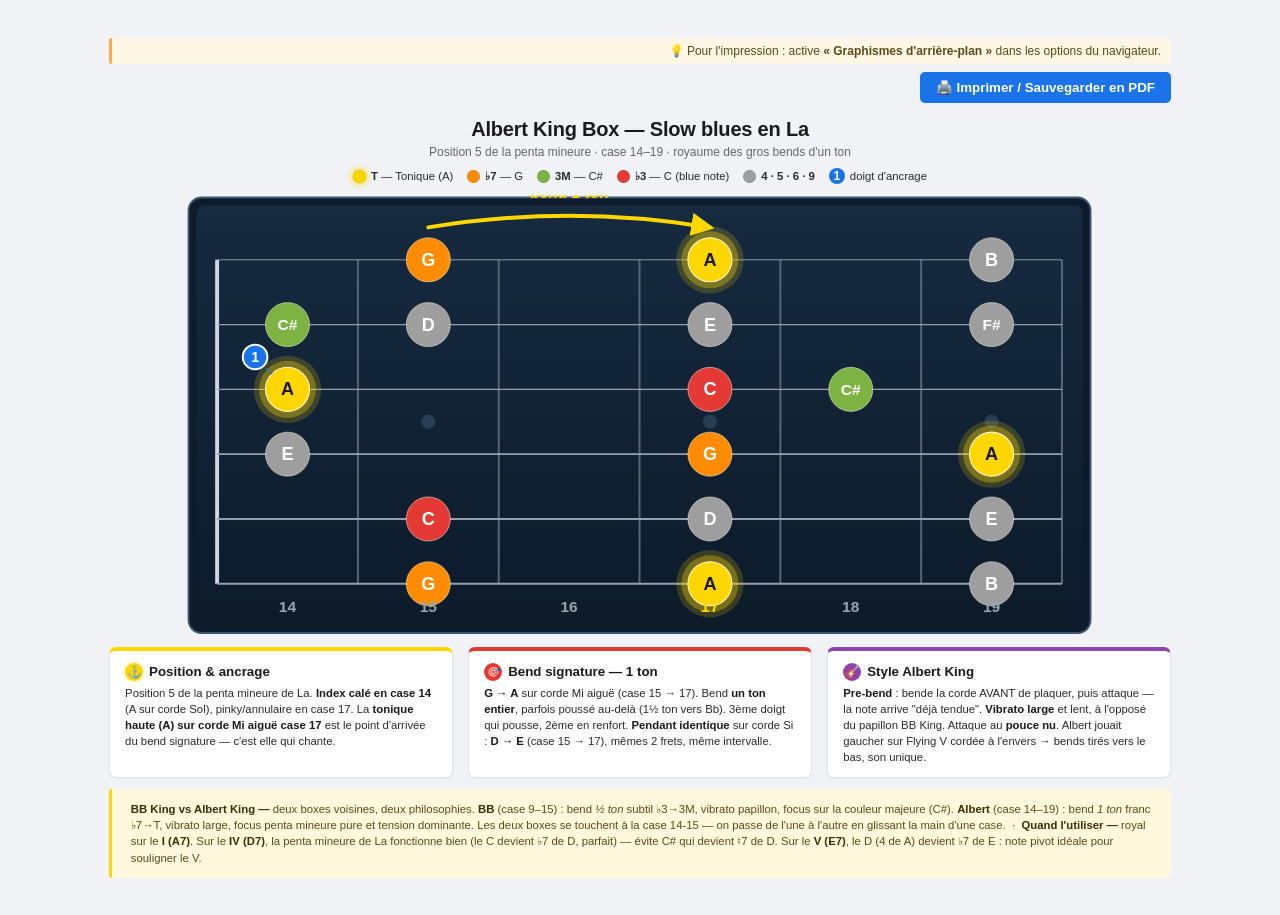
<file: pedago/albert_king_box_la.html>
<!DOCTYPE html>
<html lang="fr">
<head>
<meta charset="UTF-8">
<title>Albert King Box — Slow blues en La</title>
<style>
  @page { size: A4 landscape; margin: 8mm; }

  * { box-sizing: border-box; }
  html, body { margin: 0; padding: 0; }

  body {
    font-family: -apple-system, BlinkMacSystemFont, 'Helvetica Neue', 'Segoe UI', Arial, sans-serif;
    background: #f0f2f5;
    color: #1a1a1a;
    padding: 10mm 8mm;
    -webkit-print-color-adjust: exact;
    print-color-adjust: exact;
  }

  @media print {
    body { background: white; padding: 0; }
    .no-print { display: none !important; }
  }

  .sheet { max-width: 281mm; margin: 0 auto; }

  .toolbar { text-align: right; margin-bottom: 4mm; }

  button.print-btn {
    background: #1a73e8;
    color: white;
    border: none;
    padding: 8px 16px;
    font-size: 10pt;
    border-radius: 5px;
    cursor: pointer;
    font-weight: 600;
  }

  .tip-banner {
    background: #fff7e6;
    border-left: 3px solid #ffa940;
    padding: 6px 10px;
    margin: 0 0 8px 0;
    font-size: 9pt;
    color: #5a4a1a;
    border-radius: 3px;
  }

  header { text-align: center; margin-bottom: 3mm; }

  h1 {
    font-size: 15pt;
    margin: 0 0 1mm 0;
    font-weight: 700;
    letter-spacing: -0.2px;
  }

  .subtitle {
    font-size: 9pt;
    color: #666;
    margin-bottom: 2.5mm;
  }

  .legend {
    display: flex;
    justify-content: center;
    flex-wrap: wrap;
    gap: 14px;
    font-size: 8.5pt;
    color: #2a2a2a;
  }

  .legend-item {
    display: inline-flex;
    align-items: center;
    gap: 5px;
  }

  .legend-dot {
    width: 13px;
    height: 13px;
    border-radius: 50%;
    display: inline-block;
    flex-shrink: 0;
    border: 1px solid rgba(0,0,0,0.1);
  }

  .legend-dot.glow { box-shadow: 0 0 6px 1px #FFD700; }

  .main-diagram {
    display: flex;
    justify-content: center;
    margin: 3mm 0;
  }

  .main-diagram svg {
    width: 100%;
    max-width: 240mm;
    height: auto;
    display: block;
  }

  .cards-row {
    display: grid;
    grid-template-columns: repeat(3, 1fr);
    gap: 4mm;
    margin: 3mm 0;
  }

  .card {
    background: white;
    border: 1px solid #e0e4ea;
    border-radius: 7px;
    padding: 3mm 4mm;
    box-shadow: 0 1px 2px rgba(0,0,0,0.04);
  }

  .card.c-anchor { border-top: 4px solid #FFD700; }
  .card.c-bend   { border-top: 4px solid #E53935; }
  .card.c-style  { border-top: 4px solid #8e44ad; }

  .card-title {
    font-size: 10pt;
    font-weight: 700;
    margin-bottom: 1.5mm;
    color: #1a1a1a;
    display: flex;
    align-items: center;
    gap: 6px;
  }

  .card-icon {
    display: inline-block;
    width: 18px;
    height: 18px;
    border-radius: 50%;
    text-align: center;
    line-height: 18px;
    font-size: 9pt;
    color: white;
    font-weight: 800;
    flex-shrink: 0;
  }

  .card.c-anchor .card-icon { background: #FFD700; color: #1a1a1a; box-shadow: 0 0 5px rgba(255,215,0,0.5); }
  .card.c-bend .card-icon   { background: #E53935; }
  .card.c-style .card-icon  { background: #8e44ad; }

  .card-body {
    font-size: 8.5pt;
    line-height: 1.4;
    color: #2a2a2a;
  }

  .card-body b { color: #1a1a1a; }

  .footer {
    padding: 3mm 5mm;
    background: #fff8dc;
    border-left: 3px solid #FFD700;
    border-radius: 3px;
    font-size: 8.5pt;
    color: #5a4a1a;
    line-height: 1.45;
  }

  .footer b { color: #3a2e0a; }
</style>
</head>
<body>
<div class="sheet">
  <div class="toolbar no-print">
    <div class="tip-banner">
      💡 Pour l'impression : active <b>« Graphismes d'arrière-plan »</b> dans les options du navigateur.
    </div>
    <button class="print-btn" onclick="window.print()">🖨️  Imprimer / Sauvegarder en PDF</button>
  </div>

  <header>
    <h1>Albert King Box — Slow blues en La</h1>
    <div class="subtitle">Position 5 de la penta mineure · case 14–19 · royaume des gros bends d'un ton</div>
    <div class="legend">
      <div class="legend-item"><span class="legend-dot glow" style="background:#FFD700"></span><span><b>T</b> — Tonique (A)</span></div>
      <div class="legend-item"><span class="legend-dot" style="background:#FF8C00"></span><span><b>♭7</b> — G</span></div>
      <div class="legend-item"><span class="legend-dot" style="background:#7CB342"></span><span><b>3M</b> — C#</span></div>
      <div class="legend-item"><span class="legend-dot" style="background:#E53935"></span><span><b>♭3</b> — C (blue note)</span></div>
      <div class="legend-item"><span class="legend-dot" style="background:#9E9E9E"></span><span><b>4 · 5 · 6 · 9</b></span></div>
      <div class="legend-item"><span style="display:inline-block;width:16px;height:16px;border-radius:50%;background:#1a73e8;color:white;font-weight:800;font-size:9pt;text-align:center;line-height:16px;">1</span><span>doigt d'ancrage</span></div>
    </div>
  </header>

  <div class="main-diagram" id="main-diagram"></div>

  <div class="cards-row">
    <div class="card c-anchor">
      <div class="card-title"><span class="card-icon">⚓</span>Position & ancrage</div>
      <div class="card-body">
        Position 5 de la penta mineure de La. <b>Index calé en case 14</b> (A sur corde Sol), pinky/annulaire en case 17. La <b>tonique haute (A) sur corde Mi aiguë case 17</b> est le point d'arrivée du bend signature — c'est elle qui chante.
      </div>
    </div>

    <div class="card c-bend">
      <div class="card-title"><span class="card-icon">🎯</span>Bend signature — 1 ton</div>
      <div class="card-body">
        <b>G → A</b> sur corde Mi aiguë (case 15 → 17). Bend <b>un ton entier</b>, parfois poussé au-delà (1½ ton vers Bb). 3ème doigt qui pousse, 2ème en renfort. <b>Pendant identique</b> sur corde Si : <b>D → E</b> (case 15 → 17), mêmes 2 frets, même intervalle.
      </div>
    </div>

    <div class="card c-style">
      <div class="card-title"><span class="card-icon">🎸</span>Style Albert King</div>
      <div class="card-body">
        <b>Pre-bend</b> : bende la corde AVANT de plaquer, puis attaque — la note arrive "déjà tendue". <b>Vibrato large</b> et lent, à l'opposé du papillon BB King. Attaque au <b>pouce nu</b>. Albert jouait gaucher sur Flying V cordée à l'envers → bends tirés vers le bas, son unique.
      </div>
    </div>
  </div>

  <div class="footer">
    <b>BB King vs Albert King —</b> deux boxes voisines, deux philosophies. <b>BB</b> (case 9–15) : bend <i>½ ton</i> subtil ♭3→3M, vibrato papillon, focus sur la couleur majeure (C#). <b>Albert</b> (case 14–19) : bend <i>1 ton</i> franc ♭7→T, vibrato large, focus penta mineure pure et tension dominante. Les deux boxes se touchent à la case 14-15 — on passe de l'une à l'autre en glissant la main d'une case.
    &nbsp;·&nbsp;
    <b>Quand l'utiliser —</b> royal sur le <b>I (A7)</b>. Sur le <b>IV (D7)</b>, la penta mineure de La fonctionne bien (le C devient ♭7 de D, parfait) — évite C# qui devient ♮7 de D. Sur le <b>V (E7)</b>, le D (4 de A) devient ♭7 de E : note pivot idéale pour souligner le V.
  </div>
</div>

<script>
const COLORS = {
  T:   { fill: '#FFD700', glow: true,  textColor: '#1a1a1a' },
  b7:  { fill: '#FF8C00', glow: false, textColor: '#ffffff' },
  '3M': { fill: '#7CB342', glow: false, textColor: '#ffffff' },
  b3:  { fill: '#E53935', glow: false, textColor: '#ffffff' },
  '4': { fill: '#9E9E9E', glow: false, textColor: '#ffffff' },
  '5': { fill: '#9E9E9E', glow: false, textColor: '#ffffff' },
  '6': { fill: '#9E9E9E', glow: false, textColor: '#ffffff' },
  '9': { fill: '#9E9E9E', glow: false, textColor: '#ffffff' }
};

const albertKingBox = {
  startFret: 14,
  endFret: 19,
  notes: [
    // String 1 (high e)
    [1, 15, 'G',  'b7'],   // BEND SOURCE
    [1, 17, 'A',  'T'],    // BEND TARGET + high anchor
    [1, 19, 'B',  '9'],
    // String 2 (B)
    [2, 14, 'C#', '3M'],
    [2, 15, 'D',  '4'],
    [2, 17, 'E',  '5'],
    [2, 19, 'F#', '6'],
    // String 3 (G) — index anchor here
    [3, 14, 'A',  'T'],
    [3, 17, 'C',  'b3'],
    [3, 18, 'C#', '3M'],
    // String 4 (D)
    [4, 14, 'E',  '5'],
    [4, 17, 'G',  'b7'],
    [4, 19, 'A',  'T'],
    // String 5 (A)
    [5, 15, 'C',  'b3'],
    [5, 17, 'D',  '4'],
    [5, 19, 'E',  '5'],
    // String 6 (low E)
    [6, 15, 'G',  'b7'],
    [6, 17, 'A',  'T'],
    [6, 19, 'B',  '9']
  ],
  bend: { string: 1, fromFret: 15, toFret: 17, amount: '1 ton' },
  anchor: { string: 3, fret: 14, finger: '1' }
};

function buildBigDiagram(d) {
  const W = 700, H = 340;
  const padL = 24, padR = 24, padT = 50, padB = 40;
  const fbX = padL, fbY = padT;
  const fbW = W - padL - padR;
  const fbH = H - padT - padB;

  const numSlots = d.endFret - d.startFret + 1;
  const slotW = fbW / numSlots;
  const stringCount = 6;
  const stringGap = fbH / (stringCount - 1);

  let svg = `<svg viewBox="0 0 ${W} ${H}" xmlns="http://www.w3.org/2000/svg">`;

  svg += `<defs>
    <linearGradient id="bg-grad" x1="0" y1="0" x2="0" y2="1">
      <stop offset="0%" stop-color="#162a40"/>
      <stop offset="100%" stop-color="#0d1b2a"/>
    </linearGradient>
    <marker id="arrow-head" viewBox="0 0 10 10" refX="8" refY="5" markerWidth="6" markerHeight="6" orient="auto">
      <path d="M 0 0 L 10 5 L 0 10 z" fill="#FFD700"/>
    </marker>
  </defs>`;

  // panel
  svg += `<rect x="2" y="2" width="${W-4}" height="${H-4}" fill="#0d1b2a" rx="10" ry="10" stroke="#3b556e" stroke-width="1.5"/>`;
  svg += `<rect x="8" y="8" width="${W-16}" height="${H-16}" fill="url(#bg-grad)" rx="6" ry="6"/>`;

  // inlays
  const singleInlayFrets = [3, 5, 7, 9, 15, 17, 19, 21];
  const doubleInlayFrets = [12, 24];
  for (let f = d.startFret; f <= d.endFret; f++) {
    const slotIdx = f - d.startFret;
    const cx = fbX + slotIdx * slotW + slotW / 2;
    if (singleInlayFrets.includes(f)) {
      svg += `<circle cx="${cx}" cy="${fbY + fbH/2}" r="5.5" fill="#3b556e" opacity="0.55"/>`;
    }
    if (doubleInlayFrets.includes(f)) {
      svg += `<circle cx="${cx}" cy="${fbY + fbH*0.30}" r="5.5" fill="#3b556e" opacity="0.55"/>`;
      svg += `<circle cx="${cx}" cy="${fbY + fbH*0.70}" r="5.5" fill="#3b556e" opacity="0.55"/>`;
    }
  }

  // fret lines
  for (let i = 0; i <= numSlots; i++) {
    const x = fbX + i * slotW;
    const sw = (i === 0) ? 3 : 1.5;
    const stroke = (i === 0) ? '#cfd8e3' : '#5a6776';
    svg += `<line x1="${x}" y1="${fbY}" x2="${x}" y2="${fbY + fbH}" stroke="${stroke}" stroke-width="${sw}"/>`;
  }

  // strings
  for (let s = 0; s < stringCount; s++) {
    const y = fbY + s * stringGap;
    const sw = 0.7 + s * 0.2;
    svg += `<line x1="${fbX}" y1="${y}" x2="${fbX + fbW}" y2="${y}" stroke="#94a0ad" stroke-width="${sw}"/>`;
  }

  // notes
  const noteR = 17;
  for (const note of d.notes) {
    const [stringNum, fret, label, type] = note;
    const slotIdx = fret - d.startFret;
    if (slotIdx < 0 || slotIdx >= numSlots) continue;
    const cx = fbX + slotIdx * slotW + slotW / 2;
    const cy = fbY + (stringNum - 1) * stringGap;
    const color = COLORS[type] || COLORS['5'];

    if (color.glow) {
      svg += `<circle cx="${cx}" cy="${cy}" r="${noteR + 9}" fill="${color.fill}" opacity="0.18"/>`;
      svg += `<circle cx="${cx}" cy="${cy}" r="${noteR + 5}" fill="${color.fill}" opacity="0.32"/>`;
    }
    svg += `<circle cx="${cx}" cy="${cy}" r="${noteR}" fill="${color.fill}" stroke="#fff8dc" stroke-width="${color.glow ? 0.8 : 0.4}"/>`;

    const fontSize = label.length === 1 ? 14 : (label.length === 2 ? 12 : 10);
    svg += `<text x="${cx}" y="${cy}" text-anchor="middle" dominant-baseline="central" fill="${color.textColor}" font-family="Helvetica, Arial, sans-serif" font-weight="800" font-size="${fontSize}">${label}</text>`;
  }

  // bend arrow — drawn ABOVE the high e string (in the extra top padding)
  if (d.bend) {
    const xStart = fbX + (d.bend.fromFret - d.startFret) * slotW + slotW / 2;
    const xEnd   = fbX + (d.bend.toFret - d.startFret) * slotW + slotW / 2;
    const yStr   = fbY + (d.bend.string - 1) * stringGap;
    const yArr   = yStr - noteR - 8;
    const yPeak  = yArr - 18;
    const xMid   = (xStart + xEnd) / 2;

    svg += `<path d="M ${xStart} ${yArr} Q ${xMid} ${yPeak} ${xEnd} ${yArr}"
                  fill="none" stroke="#FFD700" stroke-width="3" stroke-linecap="round"
                  marker-end="url(#arrow-head)"/>`;
    svg += `<text x="${xMid}" y="${yPeak - 5}" text-anchor="middle" fill="#FFD700"
                  font-family="Helvetica, Arial, sans-serif" font-size="12" font-weight="800">bend ${d.bend.amount}</text>`;
  }

  // anchor badge (index finger on G string fret 14)
  if (d.anchor) {
    const cx = fbX + (d.anchor.fret - d.startFret) * slotW + slotW / 2;
    const cy = fbY + (d.anchor.string - 1) * stringGap;
    const bx = cx - noteR - 8;
    const by = cy - noteR - 8;
    svg += `<line x1="${cx - noteR*0.7}" y1="${cy - noteR*0.7}" x2="${bx + 8}" y2="${by + 8}" stroke="#1a73e8" stroke-width="1.5" stroke-dasharray="2,2"/>`;
    svg += `<circle cx="${bx}" cy="${by}" r="9.5" fill="#1a73e8" stroke="white" stroke-width="1.5"/>`;
    svg += `<text x="${bx}" y="${by}" text-anchor="middle" dominant-baseline="central" fill="white" font-family="Helvetica, Arial, sans-serif" font-size="11" font-weight="800">${d.anchor.finger}</text>`;
  }

  // fret numbers
  for (let f = d.startFret; f <= d.endFret; f++) {
    const slotIdx = f - d.startFret;
    const cx = fbX + slotIdx * slotW + slotW / 2;
    const cy = fbY + fbH + 22;
    const highlight = (f === 17);
    const color = highlight ? '#FFD700' : '#9aa5b1';
    const weight = highlight ? '800' : '600';
    const size = highlight ? 13 : 12;
    svg += `<text x="${cx}" y="${cy}" text-anchor="middle" fill="${color}"
                  font-family="Helvetica, Arial, sans-serif" font-size="${size}" font-weight="${weight}">${f}</text>`;
  }

  svg += `</svg>`;
  return svg;
}

document.getElementById('main-diagram').innerHTML = buildBigDiagram(albertKingBox);
</script>
</body>
</html>
</file>
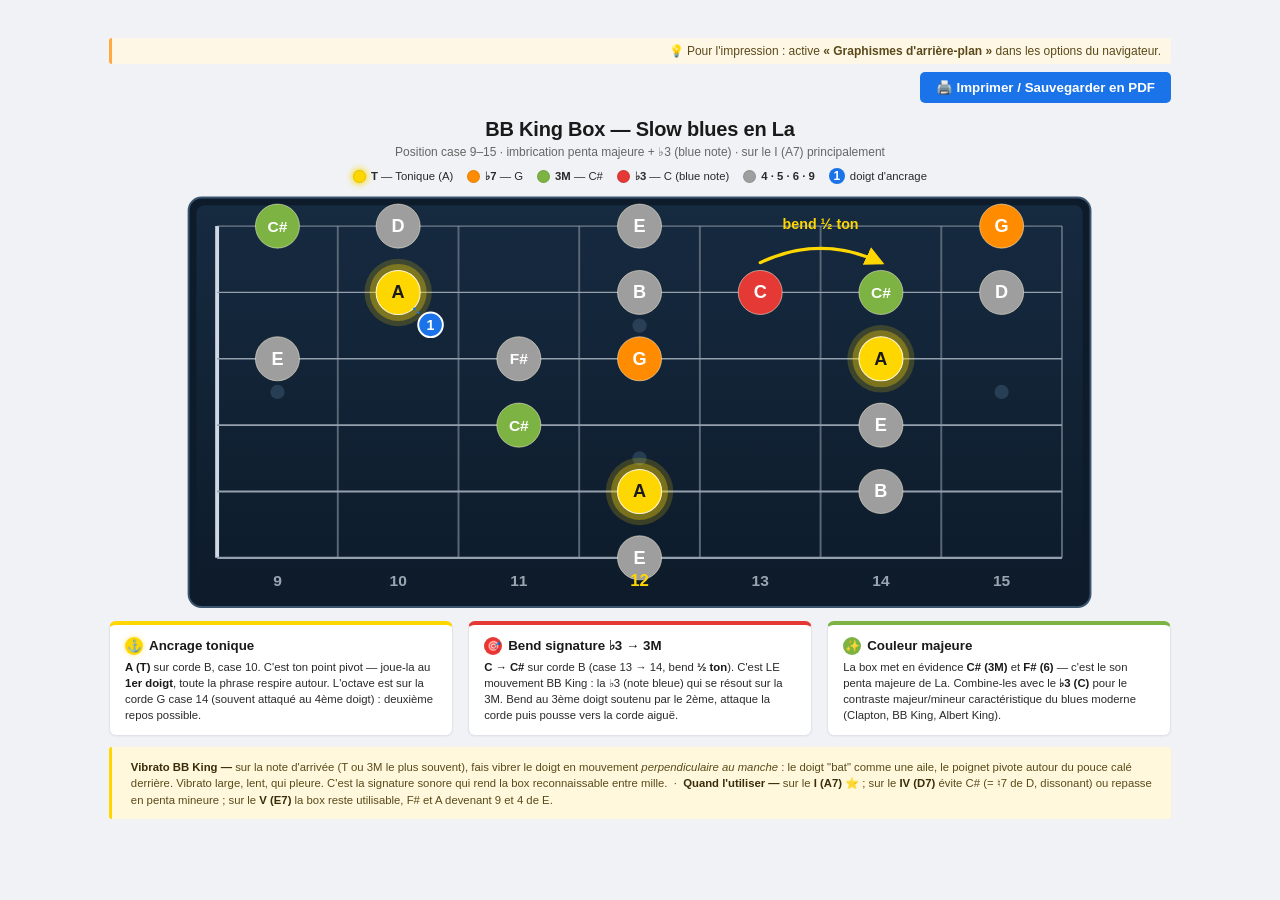
<file: pedago/bb_king_box_la.html>
<!DOCTYPE html>
<html lang="fr">
<head>
<meta charset="UTF-8">
<title>BB King Box — Slow blues en La</title>
<style>
  @page { size: A4 landscape; margin: 8mm; }

  * { box-sizing: border-box; }
  html, body { margin: 0; padding: 0; }

  body {
    font-family: -apple-system, BlinkMacSystemFont, 'Helvetica Neue', 'Segoe UI', Arial, sans-serif;
    background: #f0f2f5;
    color: #1a1a1a;
    padding: 10mm 8mm;
    -webkit-print-color-adjust: exact;
    print-color-adjust: exact;
  }

  @media print {
    body { background: white; padding: 0; }
    .no-print { display: none !important; }
  }

  .sheet { max-width: 281mm; margin: 0 auto; }

  .toolbar { text-align: right; margin-bottom: 4mm; }

  button.print-btn {
    background: #1a73e8;
    color: white;
    border: none;
    padding: 8px 16px;
    font-size: 10pt;
    border-radius: 5px;
    cursor: pointer;
    font-weight: 600;
  }

  .tip-banner {
    background: #fff7e6;
    border-left: 3px solid #ffa940;
    padding: 6px 10px;
    margin: 0 0 8px 0;
    font-size: 9pt;
    color: #5a4a1a;
    border-radius: 3px;
  }

  header { text-align: center; margin-bottom: 3mm; }

  h1 {
    font-size: 15pt;
    margin: 0 0 1mm 0;
    font-weight: 700;
    letter-spacing: -0.2px;
  }

  .subtitle {
    font-size: 9pt;
    color: #666;
    margin-bottom: 2.5mm;
  }

  .legend {
    display: flex;
    justify-content: center;
    flex-wrap: wrap;
    gap: 14px;
    font-size: 8.5pt;
    color: #2a2a2a;
  }

  .legend-item {
    display: inline-flex;
    align-items: center;
    gap: 5px;
  }

  .legend-dot {
    width: 13px;
    height: 13px;
    border-radius: 50%;
    display: inline-block;
    flex-shrink: 0;
    border: 1px solid rgba(0,0,0,0.1);
  }

  .legend-dot.glow { box-shadow: 0 0 6px 1px #FFD700; }

  .main-diagram {
    display: flex;
    justify-content: center;
    margin: 3mm 0;
  }

  .main-diagram svg {
    width: 100%;
    max-width: 240mm;
    height: auto;
    display: block;
  }

  .cards-row {
    display: grid;
    grid-template-columns: repeat(3, 1fr);
    gap: 4mm;
    margin: 3mm 0;
  }

  .card {
    background: white;
    border: 1px solid #e0e4ea;
    border-radius: 7px;
    padding: 3mm 4mm;
    box-shadow: 0 1px 2px rgba(0,0,0,0.04);
  }

  .card.c-anchor { border-top: 4px solid #FFD700; }
  .card.c-bend   { border-top: 4px solid #E53935; }
  .card.c-major  { border-top: 4px solid #7CB342; }

  .card-title {
    font-size: 10pt;
    font-weight: 700;
    margin-bottom: 1.5mm;
    color: #1a1a1a;
    display: flex;
    align-items: center;
    gap: 6px;
  }

  .card-icon {
    display: inline-block;
    width: 18px;
    height: 18px;
    border-radius: 50%;
    text-align: center;
    line-height: 18px;
    font-size: 9pt;
    color: white;
    font-weight: 800;
    flex-shrink: 0;
  }

  .card.c-anchor .card-icon { background: #FFD700; color: #1a1a1a; box-shadow: 0 0 5px rgba(255,215,0,0.5); }
  .card.c-bend .card-icon   { background: #E53935; }
  .card.c-major .card-icon  { background: #7CB342; }

  .card-body {
    font-size: 8.5pt;
    line-height: 1.4;
    color: #2a2a2a;
  }

  .card-body b { color: #1a1a1a; }

  .footer {
    padding: 3mm 5mm;
    background: #fff8dc;
    border-left: 3px solid #FFD700;
    border-radius: 3px;
    font-size: 8.5pt;
    color: #5a4a1a;
    line-height: 1.45;
  }

  .footer b { color: #3a2e0a; }
</style>
</head>
<body>
<div class="sheet">
  <div class="toolbar no-print">
    <div class="tip-banner">
      💡 Pour l'impression : active <b>« Graphismes d'arrière-plan »</b> dans les options du navigateur.
    </div>
    <button class="print-btn" onclick="window.print()">🖨️  Imprimer / Sauvegarder en PDF</button>
  </div>

  <header>
    <h1>BB King Box — Slow blues en La</h1>
    <div class="subtitle">Position case 9–15 · imbrication penta majeure + ♭3 (blue note) · sur le I (A7) principalement</div>
    <div class="legend">
      <div class="legend-item"><span class="legend-dot glow" style="background:#FFD700"></span><span><b>T</b> — Tonique (A)</span></div>
      <div class="legend-item"><span class="legend-dot" style="background:#FF8C00"></span><span><b>♭7</b> — G</span></div>
      <div class="legend-item"><span class="legend-dot" style="background:#7CB342"></span><span><b>3M</b> — C#</span></div>
      <div class="legend-item"><span class="legend-dot" style="background:#E53935"></span><span><b>♭3</b> — C (blue note)</span></div>
      <div class="legend-item"><span class="legend-dot" style="background:#9E9E9E"></span><span><b>4 · 5 · 6 · 9</b></span></div>
      <div class="legend-item"><span style="display:inline-block;width:16px;height:16px;border-radius:50%;background:#1a73e8;color:white;font-weight:800;font-size:9pt;text-align:center;line-height:16px;">1</span><span>doigt d'ancrage</span></div>
    </div>
  </header>

  <div class="main-diagram" id="main-diagram"></div>

  <div class="cards-row">
    <div class="card c-anchor">
      <div class="card-title"><span class="card-icon">⚓</span>Ancrage tonique</div>
      <div class="card-body">
        <b>A (T)</b> sur corde B, case 10. C'est ton point pivot — joue-la au <b>1er doigt</b>, toute la phrase respire autour. L'octave est sur la corde G case 14 (souvent attaqué au 4ème doigt) : deuxième repos possible.
      </div>
    </div>

    <div class="card c-bend">
      <div class="card-title"><span class="card-icon">🎯</span>Bend signature ♭3 → 3M</div>
      <div class="card-body">
        <b>C → C#</b> sur corde B (case 13 → 14, bend <b>½ ton</b>). C'est LE mouvement BB King : la ♭3 (note bleue) qui se résout sur la 3M. Bend au 3ème doigt soutenu par le 2ème, attaque la corde puis pousse vers la corde aiguë.
      </div>
    </div>

    <div class="card c-major">
      <div class="card-title"><span class="card-icon">✨</span>Couleur majeure</div>
      <div class="card-body">
        La box met en évidence <b>C# (3M)</b> et <b>F# (6)</b> — c'est le son penta majeure de La. Combine-les avec le <b>♭3 (C)</b> pour le contraste majeur/mineur caractéristique du blues moderne (Clapton, BB King, Albert King).
      </div>
    </div>
  </div>

  <div class="footer">
    <b>Vibrato BB King —</b> sur la note d'arrivée (T ou 3M le plus souvent), fais vibrer le doigt en mouvement <i>perpendiculaire au manche</i> : le doigt "bat" comme une aile, le poignet pivote autour du pouce calé derrière. Vibrato large, lent, qui pleure. C'est la signature sonore qui rend la box reconnaissable entre mille.
    &nbsp;·&nbsp;
    <b>Quand l'utiliser —</b> sur le <b>I (A7)</b> ⭐ ; sur le <b>IV (D7)</b> évite C# (= ♮7 de D, dissonant) ou repasse en penta mineure ; sur le <b>V (E7)</b> la box reste utilisable, F# et A devenant 9 et 4 de E.
  </div>
</div>

<script>
const COLORS = {
  T:   { fill: '#FFD700', glow: true,  textColor: '#1a1a1a' },
  b7:  { fill: '#FF8C00', glow: false, textColor: '#ffffff' },
  '3M': { fill: '#7CB342', glow: false, textColor: '#ffffff' },
  b3:  { fill: '#E53935', glow: false, textColor: '#ffffff' },
  '4': { fill: '#9E9E9E', glow: false, textColor: '#ffffff' },
  '5': { fill: '#9E9E9E', glow: false, textColor: '#ffffff' },
  '6': { fill: '#9E9E9E', glow: false, textColor: '#ffffff' },
  '9': { fill: '#9E9E9E', glow: false, textColor: '#ffffff' }
};

const bbKingBox = {
  startFret: 9,
  endFret: 15,
  notes: [
    // String 1 (high e)
    [1, 9,  'C#', '3M'],
    [1, 10, 'D',  '4'],
    [1, 12, 'E',  '5'],
    [1, 15, 'G',  'b7'],
    // String 2 (B) — la rangée principale du box
    [2, 10, 'A',  'T'],
    [2, 12, 'B',  '9'],
    [2, 13, 'C',  'b3'],
    [2, 14, 'C#', '3M'],
    [2, 15, 'D',  '4'],
    // String 3 (G)
    [3, 9,  'E',  '5'],
    [3, 11, 'F#', '6'],
    [3, 12, 'G',  'b7'],
    [3, 14, 'A',  'T'],
    // String 4 (D)
    [4, 11, 'C#', '3M'],
    [4, 14, 'E',  '5'],
    // String 5 (A)
    [5, 12, 'A',  'T'],
    [5, 14, 'B',  '9'],
    // String 6 (E)
    [6, 12, 'E',  '5']
  ],
  bend: { string: 2, fromFret: 13, toFret: 14, amount: '½ ton' },
  anchor: { string: 2, fret: 10, finger: '1' }
};

function buildBigDiagram(d) {
  const W = 700, H = 320;
  const padL = 24, padR = 24, padT = 24, padB = 40;
  const fbX = padL, fbY = padT;
  const fbW = W - padL - padR;
  const fbH = H - padT - padB;

  const numSlots = d.endFret - d.startFret + 1;
  const slotW = fbW / numSlots;
  const stringCount = 6;
  const stringGap = fbH / (stringCount - 1);

  let svg = `<svg viewBox="0 0 ${W} ${H}" xmlns="http://www.w3.org/2000/svg">`;

  // defs
  svg += `<defs>
    <linearGradient id="bg-grad" x1="0" y1="0" x2="0" y2="1">
      <stop offset="0%" stop-color="#162a40"/>
      <stop offset="100%" stop-color="#0d1b2a"/>
    </linearGradient>
    <marker id="arrow-head" viewBox="0 0 10 10" refX="8" refY="5" markerWidth="6" markerHeight="6" orient="auto">
      <path d="M 0 0 L 10 5 L 0 10 z" fill="#FFD700"/>
    </marker>
  </defs>`;

  // panel
  svg += `<rect x="2" y="2" width="${W-4}" height="${H-4}" fill="#0d1b2a" rx="10" ry="10" stroke="#3b556e" stroke-width="1.5"/>`;
  svg += `<rect x="8" y="8" width="${W-16}" height="${H-16}" fill="url(#bg-grad)" rx="6" ry="6"/>`;

  // inlays
  const singleInlayFrets = [3, 5, 7, 9, 15, 17, 19, 21];
  const doubleInlayFrets = [12, 24];
  for (let f = d.startFret; f <= d.endFret; f++) {
    const slotIdx = f - d.startFret;
    const cx = fbX + slotIdx * slotW + slotW / 2;
    if (singleInlayFrets.includes(f)) {
      svg += `<circle cx="${cx}" cy="${fbY + fbH/2}" r="5.5" fill="#3b556e" opacity="0.55"/>`;
    }
    if (doubleInlayFrets.includes(f)) {
      svg += `<circle cx="${cx}" cy="${fbY + fbH*0.30}" r="5.5" fill="#3b556e" opacity="0.55"/>`;
      svg += `<circle cx="${cx}" cy="${fbY + fbH*0.70}" r="5.5" fill="#3b556e" opacity="0.55"/>`;
    }
  }

  // fret lines
  for (let i = 0; i <= numSlots; i++) {
    const x = fbX + i * slotW;
    const sw = (i === 0) ? 3 : 1.5;
    const stroke = (i === 0) ? '#cfd8e3' : '#5a6776';
    svg += `<line x1="${x}" y1="${fbY}" x2="${x}" y2="${fbY + fbH}" stroke="${stroke}" stroke-width="${sw}"/>`;
  }

  // strings
  for (let s = 0; s < stringCount; s++) {
    const y = fbY + s * stringGap;
    const sw = 0.7 + s * 0.2;
    svg += `<line x1="${fbX}" y1="${y}" x2="${fbX + fbW}" y2="${y}" stroke="#94a0ad" stroke-width="${sw}"/>`;
  }

  // notes
  const noteR = 17;
  for (const note of d.notes) {
    const [stringNum, fret, label, type] = note;
    const slotIdx = fret - d.startFret;
    if (slotIdx < 0 || slotIdx >= numSlots) continue;
    const cx = fbX + slotIdx * slotW + slotW / 2;
    const cy = fbY + (stringNum - 1) * stringGap;
    const color = COLORS[type] || COLORS['5'];

    if (color.glow) {
      svg += `<circle cx="${cx}" cy="${cy}" r="${noteR + 9}" fill="${color.fill}" opacity="0.18"/>`;
      svg += `<circle cx="${cx}" cy="${cy}" r="${noteR + 5}" fill="${color.fill}" opacity="0.32"/>`;
    }
    svg += `<circle cx="${cx}" cy="${cy}" r="${noteR}" fill="${color.fill}" stroke="#fff8dc" stroke-width="${color.glow ? 0.8 : 0.4}"/>`;

    const fontSize = label.length === 1 ? 14 : (label.length === 2 ? 12 : 10);
    svg += `<text x="${cx}" y="${cy}" text-anchor="middle" dominant-baseline="central" fill="${color.textColor}" font-family="Helvetica, Arial, sans-serif" font-weight="800" font-size="${fontSize}">${label}</text>`;
  }

  // bend arrow (drawn after notes so it stays on top)
  if (d.bend) {
    const xStart = fbX + (d.bend.fromFret - d.startFret) * slotW + slotW / 2;
    const xEnd   = fbX + (d.bend.toFret - d.startFret) * slotW + slotW / 2;
    const yStr   = fbY + (d.bend.string - 1) * stringGap;
    const yArr   = yStr - noteR - 6;
    const yPeak  = yArr - 22;
    const xMid   = (xStart + xEnd) / 2;

    svg += `<path d="M ${xStart} ${yArr} Q ${xMid} ${yPeak} ${xEnd} ${yArr}"
                  fill="none" stroke="#FFD700" stroke-width="2.5" stroke-linecap="round"
                  marker-end="url(#arrow-head)"/>`;
    svg += `<text x="${xMid}" y="${yPeak - 4}" text-anchor="middle" fill="#FFD700"
                  font-family="Helvetica, Arial, sans-serif" font-size="11" font-weight="700">bend ${d.bend.amount}</text>`;
  }

  // anchor badge (1st finger) — placed below-right of the anchor note
  if (d.anchor) {
    const cx = fbX + (d.anchor.fret - d.startFret) * slotW + slotW / 2;
    const cy = fbY + (d.anchor.string - 1) * stringGap;
    const bx = cx + noteR + 8;
    const by = cy + noteR + 8;
    svg += `<line x1="${cx + noteR*0.7}" y1="${cy + noteR*0.7}" x2="${bx - 8}" y2="${by - 8}" stroke="#1a73e8" stroke-width="1.5" stroke-dasharray="2,2"/>`;
    svg += `<circle cx="${bx}" cy="${by}" r="9.5" fill="#1a73e8" stroke="white" stroke-width="1.5"/>`;
    svg += `<text x="${bx}" y="${by}" text-anchor="middle" dominant-baseline="central" fill="white" font-family="Helvetica, Arial, sans-serif" font-size="11" font-weight="800">${d.anchor.finger}</text>`;
  }

  // fret numbers
  for (let f = d.startFret; f <= d.endFret; f++) {
    const slotIdx = f - d.startFret;
    const cx = fbX + slotIdx * slotW + slotW / 2;
    const cy = fbY + fbH + 22;
    const highlight = (f === 12);
    const color = highlight ? '#FFD700' : '#9aa5b1';
    const weight = highlight ? '800' : '600';
    const size = highlight ? 13 : 12;
    svg += `<text x="${cx}" y="${cy}" text-anchor="middle" fill="${color}"
                  font-family="Helvetica, Arial, sans-serif" font-size="${size}" font-weight="${weight}">${f}</text>`;
  }

  svg += `</svg>`;
  return svg;
}

document.getElementById('main-diagram').innerHTML = buildBigDiagram(bbKingBox);
</script>
</body>
</html>
</file>
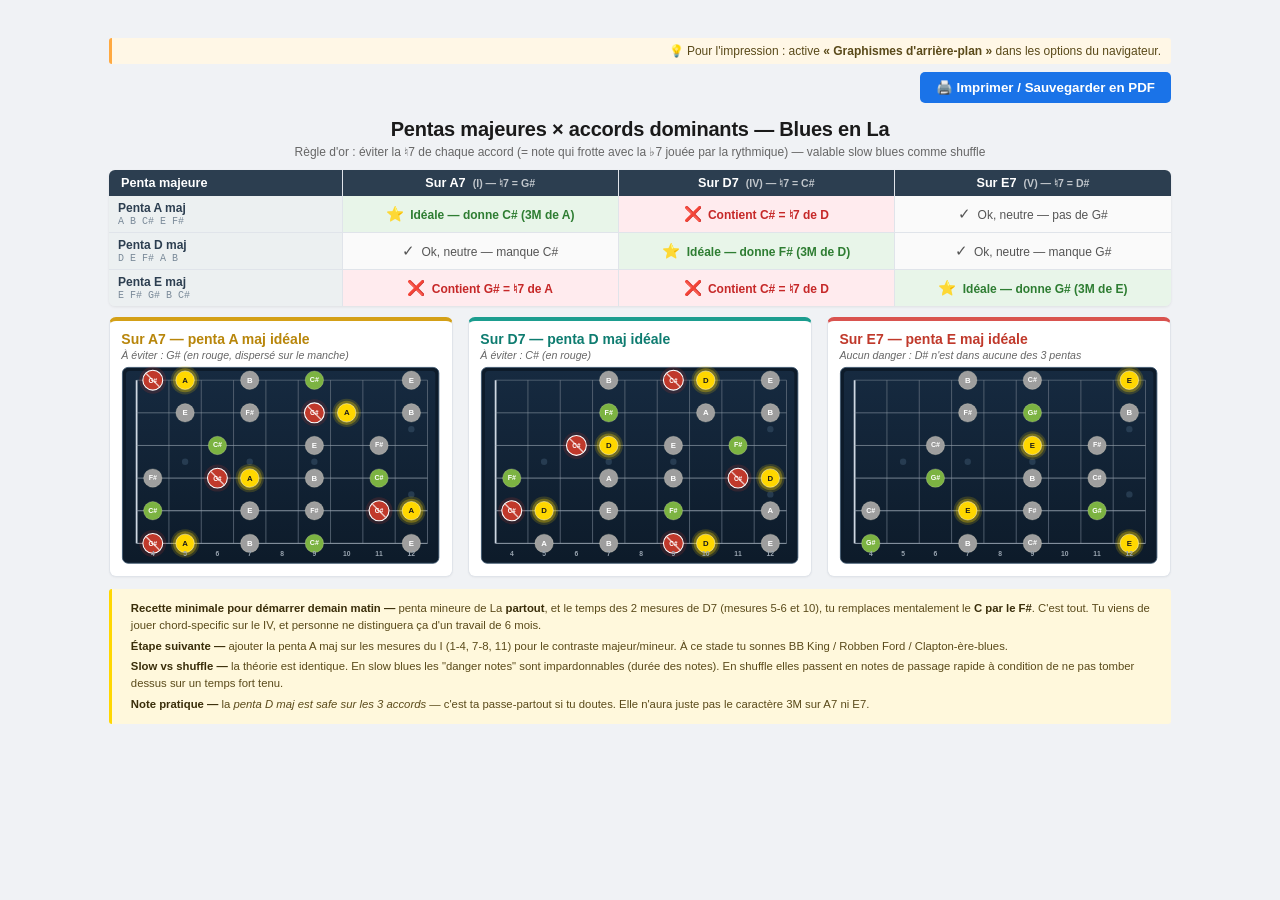
<file: pedago/pentas_majeures_blues_la.html>
<!DOCTYPE html>
<html lang="fr">
<head>
<meta charset="UTF-8">
<title>Pentas majeures × accords — Blues en La</title>
<style>
  @page { size: A4 landscape; margin: 8mm; }

  * { box-sizing: border-box; }
  html, body { margin: 0; padding: 0; }

  body {
    font-family: -apple-system, BlinkMacSystemFont, 'Helvetica Neue', 'Segoe UI', Arial, sans-serif;
    background: #f0f2f5;
    color: #1a1a1a;
    padding: 10mm 8mm;
    -webkit-print-color-adjust: exact;
    print-color-adjust: exact;
  }

  @media print {
    body { background: white; padding: 0; }
    .no-print { display: none !important; }
  }

  .sheet { max-width: 281mm; margin: 0 auto; }

  .toolbar { text-align: right; margin-bottom: 4mm; }

  button.print-btn {
    background: #1a73e8;
    color: white;
    border: none;
    padding: 8px 16px;
    font-size: 10pt;
    border-radius: 5px;
    cursor: pointer;
    font-weight: 600;
  }

  .tip-banner {
    background: #fff7e6;
    border-left: 3px solid #ffa940;
    padding: 6px 10px;
    margin: 0 0 8px 0;
    font-size: 9pt;
    color: #5a4a1a;
    border-radius: 3px;
  }

  header { text-align: center; margin-bottom: 3mm; }

  h1 {
    font-size: 15pt;
    margin: 0 0 1mm 0;
    font-weight: 700;
    letter-spacing: -0.2px;
  }

  .subtitle {
    font-size: 9pt;
    color: #666;
    margin-bottom: 0;
  }

  /* Matrix table */
  .matrix-wrap { margin: 3mm 0; }

  table.matrix {
    width: 100%;
    border-collapse: separate;
    border-spacing: 0;
    font-size: 9pt;
    border-radius: 6px;
    overflow: hidden;
    box-shadow: 0 1px 3px rgba(0,0,0,0.08);
  }

  table.matrix th,
  table.matrix td {
    padding: 5px 9px;
    text-align: center;
    border-right: 1px solid #e0e4ea;
    border-bottom: 1px solid #e0e4ea;
  }

  table.matrix th:last-child,
  table.matrix td:last-child { border-right: none; }

  table.matrix tr:last-child th,
  table.matrix tr:last-child td { border-bottom: none; }

  table.matrix thead th {
    background: #2c3e50;
    color: white;
    font-weight: 700;
    font-size: 9.5pt;
    padding: 6px 9px;
  }

  table.matrix tbody th {
    background: #ecf0f1;
    text-align: left;
    font-weight: 700;
    color: #2c3e50;
    font-size: 9pt;
  }

  table.matrix tbody th .scale-notes {
    display: block;
    font-weight: 400;
    font-size: 7.5pt;
    color: #7a8a99;
    margin-top: 1px;
    font-family: 'Courier New', monospace;
  }

  td.ideal {
    background: #e8f5e9;
    color: #2e7d32;
    font-weight: 700;
  }

  td.neutral {
    background: #fafafa;
    color: #555;
  }

  td.danger {
    background: #ffebee;
    color: #c62828;
    font-weight: 600;
  }

  td .verdict-icon {
    font-size: 11pt;
    display: inline-block;
    margin-right: 3px;
  }

  /* Mini fretboards row */
  .mini-row {
    display: grid;
    grid-template-columns: repeat(3, 1fr);
    gap: 4mm;
    margin: 3mm 0;
  }

  .mini-card {
    background: white;
    border: 1px solid #e0e4ea;
    border-radius: 7px;
    padding: 2.5mm 3mm 3mm;
    box-shadow: 0 1px 2px rgba(0,0,0,0.04);
  }

  .mini-card.c-A7 { border-top: 4px solid #d4a017; }
  .mini-card.c-D7 { border-top: 4px solid #1b9d8f; }
  .mini-card.c-E7 { border-top: 4px solid #d9534f; }

  .mini-card-title {
    font-size: 10.5pt;
    font-weight: 700;
    margin: 0 0 0.5mm 0;
    color: #1a1a1a;
  }

  .mini-card.c-A7 .mini-card-title { color: #b8860b; }
  .mini-card.c-D7 .mini-card-title { color: #0e7c70; }
  .mini-card.c-E7 .mini-card-title { color: #c0392b; }

  .mini-card-subtitle {
    font-size: 8pt;
    color: #666;
    margin-bottom: 1.5mm;
    font-style: italic;
  }

  .mini-card svg {
    width: 100%;
    height: auto;
    display: block;
  }

  /* Footer */
  .footer {
    padding: 3mm 5mm;
    background: #fff8dc;
    border-left: 3px solid #FFD700;
    border-radius: 3px;
    font-size: 8.5pt;
    color: #5a4a1a;
    line-height: 1.5;
  }

  .footer b { color: #3a2e0a; }
  .footer .recipe { display: block; margin-top: 1mm; }
</style>
</head>
<body>
<div class="sheet">
  <div class="toolbar no-print">
    <div class="tip-banner">
      💡 Pour l'impression : active <b>« Graphismes d'arrière-plan »</b> dans les options du navigateur.
    </div>
    <button class="print-btn" onclick="window.print()">🖨️  Imprimer / Sauvegarder en PDF</button>
  </div>

  <header>
    <h1>Pentas majeures × accords dominants — Blues en La</h1>
    <div class="subtitle">Règle d'or : éviter la ♮7 de chaque accord (= note qui frotte avec la ♭7 jouée par la rythmique) — valable slow blues comme shuffle</div>
  </header>

  <div class="matrix-wrap">
    <table class="matrix">
      <thead>
        <tr>
          <th style="width: 22%; text-align: left; padding-left: 12px;">Penta majeure</th>
          <th style="width: 26%;">Sur A7 &nbsp;<small style="opacity:0.7">(I) — ♮7 = G#</small></th>
          <th style="width: 26%;">Sur D7 &nbsp;<small style="opacity:0.7">(IV) — ♮7 = C#</small></th>
          <th style="width: 26%;">Sur E7 &nbsp;<small style="opacity:0.7">(V) — ♮7 = D#</small></th>
        </tr>
      </thead>
      <tbody>
        <tr>
          <th>Penta A maj <span class="scale-notes">A B C# E F#</span></th>
          <td class="ideal"><span class="verdict-icon">⭐</span> Idéale — donne C# (3M de A)</td>
          <td class="danger"><span class="verdict-icon">❌</span> Contient C# = ♮7 de D</td>
          <td class="neutral"><span class="verdict-icon">✓</span> Ok, neutre — pas de G#</td>
        </tr>
        <tr>
          <th>Penta D maj <span class="scale-notes">D E F# A B</span></th>
          <td class="neutral"><span class="verdict-icon">✓</span> Ok, neutre — manque C#</td>
          <td class="ideal"><span class="verdict-icon">⭐</span> Idéale — donne F# (3M de D)</td>
          <td class="neutral"><span class="verdict-icon">✓</span> Ok, neutre — manque G#</td>
        </tr>
        <tr>
          <th>Penta E maj <span class="scale-notes">E F# G# B C#</span></th>
          <td class="danger"><span class="verdict-icon">❌</span> Contient G# = ♮7 de A</td>
          <td class="danger"><span class="verdict-icon">❌</span> Contient C# = ♮7 de D</td>
          <td class="ideal"><span class="verdict-icon">⭐</span> Idéale — donne G# (3M de E)</td>
        </tr>
      </tbody>
    </table>
  </div>

  <div class="mini-row">
    <div class="mini-card c-A7">
      <div class="mini-card-title">Sur A7 — penta A maj idéale</div>
      <div class="mini-card-subtitle">À éviter : G# (en rouge, dispersé sur le manche)</div>
      <div id="fb-A7"></div>
    </div>
    <div class="mini-card c-D7">
      <div class="mini-card-title">Sur D7 — penta D maj idéale</div>
      <div class="mini-card-subtitle">À éviter : C# (en rouge)</div>
      <div id="fb-D7"></div>
    </div>
    <div class="mini-card c-E7">
      <div class="mini-card-title">Sur E7 — penta E maj idéale</div>
      <div class="mini-card-subtitle">Aucun danger : D# n'est dans aucune des 3 pentas</div>
      <div id="fb-E7"></div>
    </div>
  </div>

  <div class="footer">
    <b>Recette minimale pour démarrer demain matin —</b> penta mineure de La <b>partout</b>, et le temps des 2 mesures de D7 (mesures 5-6 et 10), tu remplaces mentalement le <b>C par le F#</b>. C'est tout. Tu viens de jouer chord-specific sur le IV, et personne ne distinguera ça d'un travail de 6 mois.
    <span class="recipe"><b>Étape suivante —</b> ajouter la penta A maj sur les mesures du I (1-4, 7-8, 11) pour le contraste majeur/mineur. À ce stade tu sonnes BB King / Robben Ford / Clapton-ère-blues.</span>
    <span class="recipe"><b>Slow vs shuffle —</b> la théorie est identique. En slow blues les "danger notes" sont impardonnables (durée des notes). En shuffle elles passent en notes de passage rapide à condition de ne pas tomber dessus sur un temps fort tenu.</span>
    <span class="recipe"><b>Note pratique —</b> la <i>penta D maj est safe sur les 3 accords</i> — c'est ta passe-partout si tu doutes. Elle n'aura juste pas le caractère 3M sur A7 ni E7.</span>
  </div>
</div>

<script>
const COLORS = {
  T:    { fill: '#FFD700', glow: true,  textColor: '#1a1a1a' },
  '3M': { fill: '#7CB342', glow: false, textColor: '#ffffff' },
  '4':  { fill: '#9E9E9E', glow: false, textColor: '#ffffff' },
  '5':  { fill: '#9E9E9E', glow: false, textColor: '#ffffff' },
  '6':  { fill: '#9E9E9E', glow: false, textColor: '#ffffff' },
  '9':  { fill: '#9E9E9E', glow: false, textColor: '#ffffff' },
  DANGER: { fill: '#c0392b', glow: false, textColor: '#ffffff', danger: true }
};

// Each chart: penta notes (color-coded by degree) + danger notes (red)
const charts = {
  A7: {
    chord: 'A7',
    startFret: 4, endFret: 12,
    notes: [
      // A maj pent: A B C# E F#  — degrees over A: T 9 3M 5 6
      [1, 5, 'A',  'T'],  [1, 7, 'B',  '9'],  [1, 9, 'C#', '3M'], [1, 12, 'E', '5'],
      [2, 5, 'E',  '5'],  [2, 7, 'F#', '6'],  [2, 10, 'A', 'T'],  [2, 12, 'B', '9'],
      [3, 6, 'C#', '3M'], [3, 9, 'E',  '5'],  [3, 11, 'F#', '6'],
      [4, 4, 'F#', '6'],  [4, 7, 'A',  'T'],  [4, 9, 'B',  '9'],  [4, 11, 'C#', '3M'],
      [5, 4, 'C#', '3M'], [5, 7, 'E',  '5'],  [5, 9, 'F#', '6'],  [5, 12, 'A',  'T'],
      [6, 5, 'A',  'T'],  [6, 7, 'B',  '9'],  [6, 9, 'C#', '3M'], [6, 12, 'E', '5']
    ],
    danger: [
      // G# positions in fret 4-12 (the ♮7 of A — frotte avec G = ♭7 de A7)
      [1, 4, 'G#', 'DANGER'],
      [2, 9, 'G#', 'DANGER'],
      [4, 6, 'G#', 'DANGER'],
      [5, 11, 'G#', 'DANGER'],
      [6, 4, 'G#', 'DANGER']
    ]
  },
  D7: {
    chord: 'D7',
    startFret: 4, endFret: 12,
    notes: [
      // D maj pent: D E F# A B  — degrees over D: T 9 3M 5 6
      [1, 7, 'B',  '6'],  [1, 10, 'D', 'T'],  [1, 12, 'E', '9'],
      [2, 7, 'F#', '3M'], [2, 10, 'A', '5'],  [2, 12, 'B', '6'],
      [3, 7, 'D',  'T'],  [3, 9, 'E',  '9'],  [3, 11, 'F#', '3M'],
      [4, 4, 'F#', '3M'], [4, 7, 'A',  '5'],  [4, 9, 'B',  '6'],  [4, 12, 'D', 'T'],
      [5, 5, 'D',  'T'],  [5, 7, 'E',  '9'],  [5, 9, 'F#', '3M'], [5, 12, 'A', '5'],
      [6, 5, 'A',  '5'],  [6, 7, 'B',  '6'],  [6, 10, 'D', 'T'],  [6, 12, 'E', '9']
    ],
    danger: [
      // C# positions in fret 4-12 (the ♮7 of D — frotte avec C = ♭7 de D7)
      [1, 9, 'C#', 'DANGER'],
      [3, 6, 'C#', 'DANGER'],
      [4, 11, 'C#', 'DANGER'],
      [5, 4, 'C#', 'DANGER'],
      [6, 9, 'C#', 'DANGER']
    ]
  },
  E7: {
    chord: 'E7',
    startFret: 4, endFret: 12,
    notes: [
      // E maj pent: E F# G# B C#  — degrees over E: T 9 3M 5 6
      [1, 7, 'B',  '5'],  [1, 9, 'C#', '6'],  [1, 12, 'E', 'T'],
      [2, 7, 'F#', '9'],  [2, 9, 'G#', '3M'], [2, 12, 'B', '5'],
      [3, 6, 'C#', '6'],  [3, 9, 'E',  'T'],  [3, 11, 'F#', '9'],
      [4, 6, 'G#', '3M'], [4, 9, 'B',  '5'],  [4, 11, 'C#', '6'],
      [5, 4, 'C#', '6'],  [5, 7, 'E',  'T'],  [5, 9, 'F#', '9'],  [5, 11, 'G#', '3M'],
      [6, 4, 'G#', '3M'], [6, 7, 'B',  '5'],  [6, 9, 'C#', '6'],  [6, 12, 'E', 'T']
    ],
    danger: []  // D# n'est dans aucune des 3 pentas → pas de danger sur E7
  }
};

function buildMiniFretboard(chart) {
  const W = 450, H = 280;
  const padL = 22, padR = 18, padT = 20, padB = 30;
  const fbX = padL, fbY = padT;
  const fbW = W - padL - padR;
  const fbH = H - padT - padB;

  const numSlots = chart.endFret - chart.startFret + 1;
  const slotW = fbW / numSlots;
  const stringCount = 6;
  const stringGap = fbH / (stringCount - 1);

  let svg = `<svg viewBox="0 0 ${W} ${H}" xmlns="http://www.w3.org/2000/svg">`;

  svg += `<defs>
    <linearGradient id="bg-grad-${chart.chord}" x1="0" y1="0" x2="0" y2="1">
      <stop offset="0%" stop-color="#162a40"/>
      <stop offset="100%" stop-color="#0d1b2a"/>
    </linearGradient>
  </defs>`;

  // panel
  svg += `<rect x="2" y="2" width="${W-4}" height="${H-4}" fill="#0d1b2a" rx="8" ry="8" stroke="#3b556e" stroke-width="1.2"/>`;
  svg += `<rect x="7" y="7" width="${W-14}" height="${H-14}" fill="url(#bg-grad-${chart.chord})" rx="5" ry="5"/>`;

  // inlays
  const singleInlayFrets = [3, 5, 7, 9, 15, 17, 19, 21];
  const doubleInlayFrets = [12, 24];
  for (let f = chart.startFret; f <= chart.endFret; f++) {
    const slotIdx = f - chart.startFret;
    const cx = fbX + slotIdx * slotW + slotW / 2;
    if (singleInlayFrets.includes(f)) {
      svg += `<circle cx="${cx}" cy="${fbY + fbH/2}" r="4.5" fill="#3b556e" opacity="0.5"/>`;
    }
    if (doubleInlayFrets.includes(f)) {
      svg += `<circle cx="${cx}" cy="${fbY + fbH*0.30}" r="4.5" fill="#3b556e" opacity="0.5"/>`;
      svg += `<circle cx="${cx}" cy="${fbY + fbH*0.70}" r="4.5" fill="#3b556e" opacity="0.5"/>`;
    }
  }

  // fret lines
  for (let i = 0; i <= numSlots; i++) {
    const x = fbX + i * slotW;
    const sw = (i === 0) ? 2.5 : 1.2;
    const stroke = (i === 0) ? '#cfd8e3' : '#5a6776';
    svg += `<line x1="${x}" y1="${fbY}" x2="${x}" y2="${fbY + fbH}" stroke="${stroke}" stroke-width="${sw}"/>`;
  }

  // strings
  for (let s = 0; s < stringCount; s++) {
    const y = fbY + s * stringGap;
    const sw = 0.6 + s * 0.16;
    svg += `<line x1="${fbX}" y1="${y}" x2="${fbX + fbW}" y2="${y}" stroke="#94a0ad" stroke-width="${sw}"/>`;
  }

  // notes (penta majeure)
  const noteR = 13;
  for (const note of chart.notes) {
    const [stringNum, fret, label, type] = note;
    const slotIdx = fret - chart.startFret;
    if (slotIdx < 0 || slotIdx >= numSlots) continue;
    const cx = fbX + slotIdx * slotW + slotW / 2;
    const cy = fbY + (stringNum - 1) * stringGap;
    const color = COLORS[type] || COLORS['5'];

    if (color.glow) {
      svg += `<circle cx="${cx}" cy="${cy}" r="${noteR + 7}" fill="${color.fill}" opacity="0.16"/>`;
      svg += `<circle cx="${cx}" cy="${cy}" r="${noteR + 4}" fill="${color.fill}" opacity="0.30"/>`;
    }
    svg += `<circle cx="${cx}" cy="${cy}" r="${noteR}" fill="${color.fill}" stroke="#fff8dc" stroke-width="${color.glow ? 0.7 : 0.3}"/>`;

    const fontSize = label.length === 1 ? 11 : (label.length === 2 ? 10 : 8);
    svg += `<text x="${cx}" y="${cy}" text-anchor="middle" dominant-baseline="central" fill="${color.textColor}" font-family="Helvetica, Arial, sans-serif" font-weight="800" font-size="${fontSize}">${label}</text>`;
  }

  // danger notes (drawn after so they sit on top)
  for (const note of chart.danger) {
    const [stringNum, fret, label, type] = note;
    const slotIdx = fret - chart.startFret;
    if (slotIdx < 0 || slotIdx >= numSlots) continue;
    const cx = fbX + slotIdx * slotW + slotW / 2;
    const cy = fbY + (stringNum - 1) * stringGap;
    const color = COLORS.DANGER;
    const dR = noteR + 1;

    svg += `<circle cx="${cx}" cy="${cy}" r="${dR + 5}" fill="${color.fill}" opacity="0.18"/>`;
    svg += `<circle cx="${cx}" cy="${cy}" r="${dR}" fill="${color.fill}" stroke="#fff" stroke-width="1.5"/>`;

    const off = dR * 0.62;
    svg += `<line x1="${cx - off}" y1="${cy - off}" x2="${cx + off}" y2="${cy + off}" stroke="#fff" stroke-width="2" opacity="0.7" stroke-linecap="round"/>`;

    svg += `<text x="${cx}" y="${cy}" text-anchor="middle" dominant-baseline="central" fill="${color.textColor}" font-family="Helvetica, Arial, sans-serif" font-weight="800" font-size="9">${label}</text>`;
  }

  // fret numbers
  for (let f = chart.startFret; f <= chart.endFret; f++) {
    const slotIdx = f - chart.startFret;
    const cx = fbX + slotIdx * slotW + slotW / 2;
    const cy = fbY + fbH + 18;
    svg += `<text x="${cx}" y="${cy}" text-anchor="middle" fill="#9aa5b1" font-family="Helvetica, Arial, sans-serif" font-size="9.5" font-weight="600">${f}</text>`;
  }

  svg += `</svg>`;
  return svg;
}

document.getElementById('fb-A7').innerHTML = buildMiniFretboard(charts.A7);
document.getElementById('fb-D7').innerHTML = buildMiniFretboard(charts.D7);
document.getElementById('fb-E7').innerHTML = buildMiniFretboard(charts.E7);
</script>
</body>
</html>
</file>
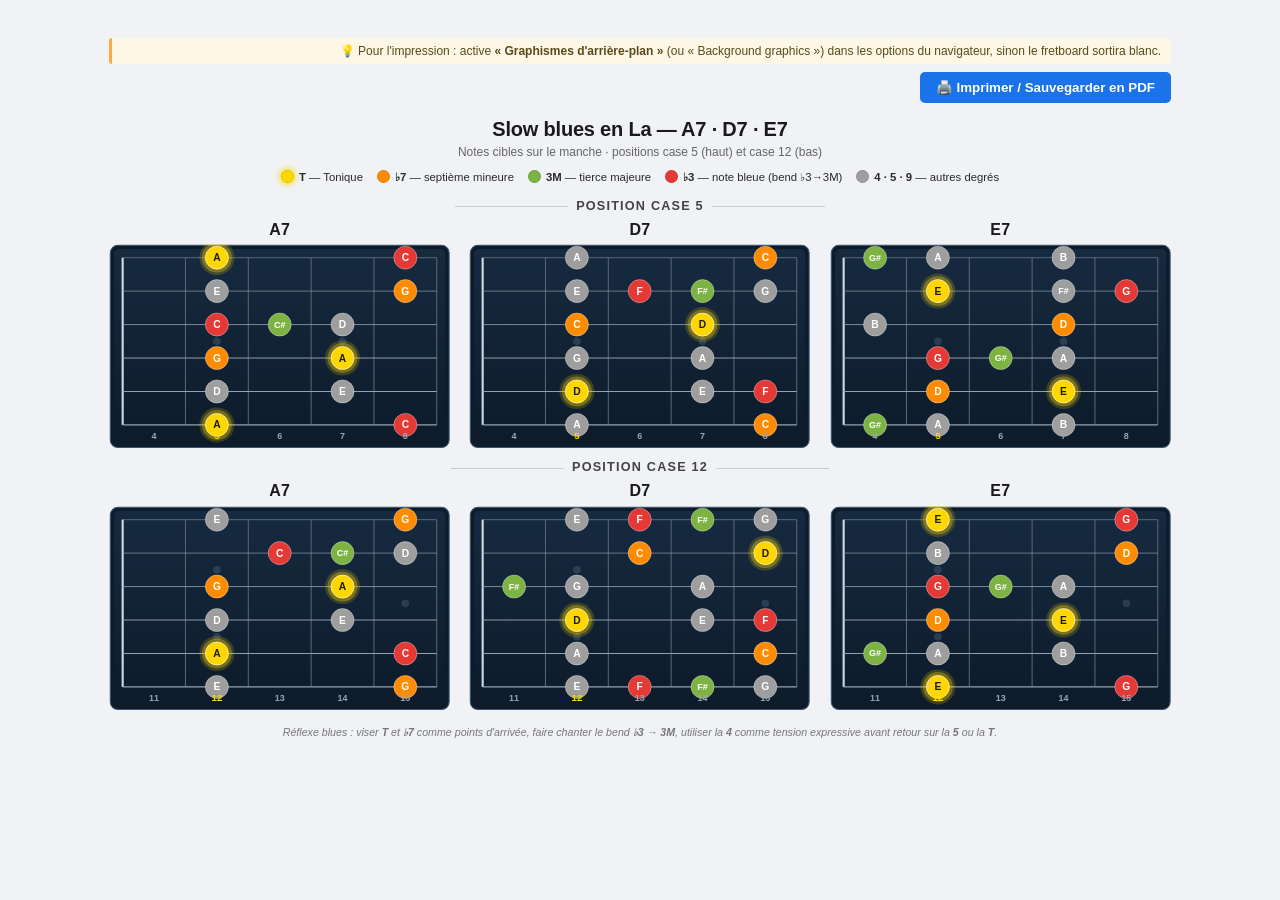
<file: pedago/slow_blues_la_diagrammes.html>
<!DOCTYPE html>
<html lang="fr">
<head>
<meta charset="UTF-8">
<title>Slow blues en La — Diagrammes manche</title>
<style>
  @page { size: A4 landscape; margin: 8mm; }

  * { box-sizing: border-box; }
  html, body { margin: 0; padding: 0; }

  body {
    font-family: -apple-system, BlinkMacSystemFont, 'Helvetica Neue', 'Segoe UI', Arial, sans-serif;
    background: #f0f2f5;
    color: #1a1a1a;
    padding: 10mm 8mm;
    -webkit-print-color-adjust: exact;
    print-color-adjust: exact;
  }

  @media print {
    body { background: white; padding: 0; }
    .no-print { display: none !important; }
  }

  .sheet {
    max-width: 281mm;
    margin: 0 auto;
  }

  .toolbar {
    text-align: right;
    margin-bottom: 4mm;
  }

  button.print-btn {
    background: #1a73e8;
    color: white;
    border: none;
    padding: 8px 16px;
    font-size: 10pt;
    border-radius: 5px;
    cursor: pointer;
    font-weight: 600;
  }
  button.print-btn:hover { background: #1557b0; }

  .tip {
    background: #fff7e6;
    border-left: 3px solid #ffa940;
    padding: 6px 10px;
    margin: 0 0 8px 0;
    font-size: 9pt;
    color: #5a4a1a;
    border-radius: 3px;
  }

  header {
    text-align: center;
    margin-bottom: 4mm;
  }

  h1 {
    font-size: 15pt;
    margin: 0 0 1mm 0;
    font-weight: 700;
    letter-spacing: -0.2px;
  }

  .subtitle {
    font-size: 9pt;
    color: #666;
    margin-bottom: 3mm;
  }

  .legend {
    display: flex;
    justify-content: center;
    flex-wrap: wrap;
    gap: 14px;
    font-size: 8.5pt;
    color: #2a2a2a;
  }

  .legend-item {
    display: inline-flex;
    align-items: center;
    gap: 5px;
  }

  .legend-dot {
    width: 13px;
    height: 13px;
    border-radius: 50%;
    display: inline-block;
    flex-shrink: 0;
    border: 1px solid rgba(0,0,0,0.1);
  }

  .legend-dot.glow {
    box-shadow: 0 0 6px 1px #FFD700;
  }

  .zone {
    margin-top: 3mm;
  }

  .zone-label {
    font-size: 9.5pt;
    font-weight: 700;
    margin: 0 0 2mm 0;
    color: #444;
    text-align: center;
    letter-spacing: 1.2px;
    text-transform: uppercase;
    position: relative;
  }
  .zone-label::before,
  .zone-label::after {
    content: '';
    display: inline-block;
    width: 30mm;
    height: 1px;
    background: #ccc;
    vertical-align: middle;
    margin: 0 8px;
  }

  .row {
    display: grid;
    grid-template-columns: repeat(3, 1fr);
    gap: 5mm;
  }

  .card {
    display: flex;
    flex-direction: column;
    align-items: center;
  }

  .chord-title {
    font-size: 12pt;
    font-weight: 700;
    margin-bottom: 1.5mm;
    color: #1a1a1a;
    letter-spacing: 0.3px;
  }

  svg.fretboard {
    width: 100%;
    height: auto;
    display: block;
  }

  .bend-note {
    text-align: center;
    font-size: 8pt;
    color: #777;
    font-style: italic;
    margin-top: 4mm;
  }
</style>
</head>
<body>
<div class="sheet">
  <div class="toolbar no-print">
    <div class="tip">
      💡 Pour l'impression : active <b>« Graphismes d'arrière-plan »</b> (ou « Background graphics ») dans les options du navigateur, sinon le fretboard sortira blanc.
    </div>
    <button class="print-btn" onclick="window.print()">🖨️  Imprimer / Sauvegarder en PDF</button>
  </div>

  <header>
    <h1>Slow blues en La — A7 · D7 · E7</h1>
    <div class="subtitle">Notes cibles sur le manche · positions case 5 (haut) et case 12 (bas)</div>
    <div class="legend">
      <div class="legend-item"><span class="legend-dot glow" style="background:#FFD700"></span><span><b>T</b> — Tonique</span></div>
      <div class="legend-item"><span class="legend-dot" style="background:#FF8C00"></span><span><b>♭7</b> — septième mineure</span></div>
      <div class="legend-item"><span class="legend-dot" style="background:#7CB342"></span><span><b>3M</b> — tierce majeure</span></div>
      <div class="legend-item"><span class="legend-dot" style="background:#E53935"></span><span><b>♭3</b> — note bleue (bend ♭3→3M)</span></div>
      <div class="legend-item"><span class="legend-dot" style="background:#9E9E9E"></span><span><b>4 · 5 · 9</b> — autres degrés</span></div>
    </div>
  </header>

  <div class="zone">
    <div class="zone-label">Position case 5</div>
    <div class="row" id="row-case-5"></div>
  </div>

  <div class="zone">
    <div class="zone-label">Position case 12</div>
    <div class="row" id="row-case-12"></div>
  </div>

  <div class="bend-note">
    Réflexe blues : viser <b>T</b> et <b>♭7</b> comme points d'arrivée, faire chanter le bend <b>♭3 → 3M</b>, utiliser la <b>4</b> comme tension expressive avant retour sur la <b>5</b> ou la <b>T</b>.
  </div>
</div>

<script>
// ---- color mapping ----
const COLORS = {
  T:   { fill: '#FFD700', glow: true,  textColor: '#1a1a1a' },
  b7:  { fill: '#FF8C00', glow: false, textColor: '#ffffff' },
  '3M': { fill: '#7CB342', glow: false, textColor: '#ffffff' },
  b3:  { fill: '#E53935', glow: false, textColor: '#ffffff' },
  '4': { fill: '#9E9E9E', glow: false, textColor: '#ffffff' },
  '5': { fill: '#9E9E9E', glow: false, textColor: '#ffffff' },
  '9': { fill: '#9E9E9E', glow: false, textColor: '#ffffff' },
  '6': { fill: '#9E9E9E', glow: false, textColor: '#ffffff' }
};

// ---- diagram data ----
// [string (1 = high e ... 6 = low E), fret, label, type]
const diagrams = {
  case5: [
    {
      chord: 'A7',
      startFret: 4, endFret: 8,
      notes: [
        [1, 5, 'A', 'T'],    [1, 8, 'C', 'b3'],
        [2, 5, 'E', '5'],    [2, 8, 'G', 'b7'],
        [3, 5, 'C', 'b3'],   [3, 6, 'C#', '3M'], [3, 7, 'D', '4'],
        [4, 5, 'G', 'b7'],   [4, 7, 'A', 'T'],
        [5, 5, 'D', '4'],    [5, 7, 'E', '5'],
        [6, 5, 'A', 'T'],    [6, 8, 'C', 'b3']
      ]
    },
    {
      chord: 'D7',
      startFret: 4, endFret: 8,
      notes: [
        [1, 5, 'A', '5'],    [1, 8, 'C', 'b7'],
        [2, 5, 'E', '9'],    [2, 6, 'F', 'b3'], [2, 7, 'F#', '3M'], [2, 8, 'G', '4'],
        [3, 5, 'C', 'b7'],   [3, 7, 'D', 'T'],
        [4, 5, 'G', '4'],    [4, 7, 'A', '5'],
        [5, 5, 'D', 'T'],    [5, 7, 'E', '9'],  [5, 8, 'F', 'b3'],
        [6, 5, 'A', '5'],    [6, 8, 'C', 'b7']
      ]
    },
    {
      chord: 'E7',
      startFret: 4, endFret: 8,
      notes: [
        [1, 4, 'G#', '3M'],  [1, 5, 'A', '4'],  [1, 7, 'B', '5'],
        [2, 5, 'E', 'T'],    [2, 7, 'F#', '9'], [2, 8, 'G', 'b3'],
        [3, 4, 'B', '5'],    [3, 7, 'D', 'b7'],
        [4, 5, 'G', 'b3'],   [4, 6, 'G#', '3M'],[4, 7, 'A', '4'],
        [5, 5, 'D', 'b7'],   [5, 7, 'E', 'T'],
        [6, 4, 'G#', '3M'],  [6, 5, 'A', '4'],  [6, 7, 'B', '5']
      ]
    }
  ],
  case12: [
    {
      chord: 'A7',
      startFret: 11, endFret: 15,
      notes: [
        [1, 12, 'E', '5'],   [1, 15, 'G', 'b7'],
        [2, 13, 'C', 'b3'],  [2, 14, 'C#', '3M'], [2, 15, 'D', '4'],
        [3, 12, 'G', 'b7'],  [3, 14, 'A', 'T'],
        [4, 12, 'D', '4'],   [4, 14, 'E', '5'],
        [5, 12, 'A', 'T'],   [5, 15, 'C', 'b3'],
        [6, 12, 'E', '5'],   [6, 15, 'G', 'b7']
      ]
    },
    {
      chord: 'D7',
      startFret: 11, endFret: 15,
      notes: [
        [1, 12, 'E', '9'],   [1, 13, 'F', 'b3'], [1, 14, 'F#', '3M'], [1, 15, 'G', '4'],
        [2, 13, 'C', 'b7'],  [2, 15, 'D', 'T'],
        [3, 11, 'F#', '3M'], [3, 12, 'G', '4'],  [3, 14, 'A', '5'],
        [4, 12, 'D', 'T'],   [4, 14, 'E', '9'],  [4, 15, 'F', 'b3'],
        [5, 12, 'A', '5'],   [5, 15, 'C', 'b7'],
        [6, 12, 'E', '9'],   [6, 13, 'F', 'b3'], [6, 14, 'F#', '3M'], [6, 15, 'G', '4']
      ]
    },
    {
      chord: 'E7',
      startFret: 11, endFret: 15,
      notes: [
        [1, 12, 'E', 'T'],   [1, 15, 'G', 'b3'],
        [2, 12, 'B', '5'],   [2, 15, 'D', 'b7'],
        [3, 12, 'G', 'b3'],  [3, 13, 'G#', '3M'], [3, 14, 'A', '4'],
        [4, 12, 'D', 'b7'],  [4, 14, 'E', 'T'],
        [5, 11, 'G#', '3M'], [5, 12, 'A', '4'],   [5, 14, 'B', '5'],
        [6, 12, 'E', 'T'],   [6, 15, 'G', 'b3']
      ]
    }
  ]
};

// ---- SVG builder ----
function buildDiagram(d) {
  const W = 400, H = 240;
  const padL = 16, padR = 16, padT = 16, padB = 28;
  const fbX = padL, fbY = padT;
  const fbW = W - padL - padR;
  const fbH = H - padT - padB;

  const numSlots = d.endFret - d.startFret + 1;
  const slotW = fbW / numSlots;
  const stringCount = 6;
  const stringGap = fbH / (stringCount - 1);

  let svg = `<svg class="fretboard" viewBox="0 0 ${W} ${H}" xmlns="http://www.w3.org/2000/svg">`;

  // outer rounded panel
  svg += `<rect x="1.5" y="1.5" width="${W-3}" height="${H-3}" fill="#0d1b2a" rx="9" ry="9" stroke="#3b556e" stroke-width="1.2"/>`;
  // subtle inner gradient feel via second rect (lighter on top)
  svg += `<defs>
    <linearGradient id="grad-${d.chord}-${d.startFret}" x1="0" y1="0" x2="0" y2="1">
      <stop offset="0%" stop-color="#162a40"/>
      <stop offset="100%" stop-color="#0d1b2a"/>
    </linearGradient>
  </defs>`;
  svg += `<rect x="6" y="6" width="${W-12}" height="${H-12}" fill="url(#grad-${d.chord}-${d.startFret})" rx="6" ry="6"/>`;

  // inlays (sit behind strings/frets)
  const singleInlayFrets = [3, 5, 7, 9, 15, 17, 19, 21];
  const doubleInlayFrets = [12, 24];
  for (let f = d.startFret; f <= d.endFret; f++) {
    const slotIdx = f - d.startFret;
    const cx = fbX + slotIdx * slotW + slotW / 2;
    if (singleInlayFrets.includes(f)) {
      svg += `<circle cx="${cx}" cy="${fbY + fbH/2}" r="4.5" fill="#3b556e" opacity="0.55"/>`;
    }
    if (doubleInlayFrets.includes(f)) {
      svg += `<circle cx="${cx}" cy="${fbY + fbH*0.30}" r="4.5" fill="#3b556e" opacity="0.55"/>`;
      svg += `<circle cx="${cx}" cy="${fbY + fbH*0.70}" r="4.5" fill="#3b556e" opacity="0.55"/>`;
    }
  }

  // fret lines (vertical) — leftmost slightly bolder
  for (let i = 0; i <= numSlots; i++) {
    const x = fbX + i * slotW;
    const sw = (i === 0) ? 2.5 : 1.2;
    const stroke = (i === 0) ? '#cfd8e3' : '#5a6776';
    svg += `<line x1="${x}" y1="${fbY}" x2="${x}" y2="${fbY + fbH}" stroke="${stroke}" stroke-width="${sw}"/>`;
  }

  // strings (horizontal) — thicker for bass strings
  for (let s = 0; s < stringCount; s++) {
    const y = fbY + s * stringGap;
    const sw = 0.6 + s * 0.18;
    svg += `<line x1="${fbX}" y1="${y}" x2="${fbX + fbW}" y2="${y}" stroke="#94a0ad" stroke-width="${sw}"/>`;
  }

  // notes
  for (const note of d.notes) {
    const [stringNum, fret, label, type] = note;
    const slotIdx = fret - d.startFret;
    if (slotIdx < 0 || slotIdx >= numSlots) continue;
    const cx = fbX + slotIdx * slotW + slotW / 2;
    const cy = fbY + (stringNum - 1) * stringGap;
    const color = COLORS[type] || COLORS['5'];
    const r = 13.5;

    if (color.glow) {
      svg += `<circle cx="${cx}" cy="${cy}" r="${r + 7}" fill="${color.fill}" opacity="0.18"/>`;
      svg += `<circle cx="${cx}" cy="${cy}" r="${r + 4}" fill="${color.fill}" opacity="0.32"/>`;
    }
    svg += `<circle cx="${cx}" cy="${cy}" r="${r}" fill="${color.fill}" stroke="${color.glow ? '#fff8dc' : '#ffffff'}" stroke-width="${color.glow ? 0.8 : 0.4}"/>`;

    const fontSize = label.length === 1 ? 12 : (label.length === 2 ? 10.5 : 9);
    svg += `<text x="${cx}" y="${cy}" text-anchor="middle" dominant-baseline="central" fill="${color.textColor}" font-family="Helvetica, Arial, sans-serif" font-weight="800" font-size="${fontSize}">${label}</text>`;
  }

  // fret numbers (below)
  for (let f = d.startFret; f <= d.endFret; f++) {
    const slotIdx = f - d.startFret;
    const cx = fbX + slotIdx * slotW + slotW / 2;
    const cy = fbY + fbH + 16;
    const highlight = (f === 5 && d.startFret === 4) || (f === 12 && d.startFret === 11);
    const color = highlight ? '#FFD700' : '#9aa5b1';
    const weight = highlight ? '800' : '600';
    const size = highlight ? 11.5 : 10.5;
    svg += `<text x="${cx}" y="${cy}" text-anchor="middle" fill="${color}" font-family="Helvetica, Arial, sans-serif" font-size="${size}" font-weight="${weight}">${f}</text>`;
  }

  svg += `</svg>`;
  return svg;
}

function renderRow(rowEl, diagramList) {
  for (const d of diagramList) {
    const card = document.createElement('div');
    card.className = 'card';
    card.innerHTML = `<div class="chord-title">${d.chord}</div>` + buildDiagram(d);
    rowEl.appendChild(card);
  }
}

renderRow(document.getElementById('row-case-5'), diagrams.case5);
renderRow(document.getElementById('row-case-12'), diagrams.case12);
</script>
</body>
</html>
</file>
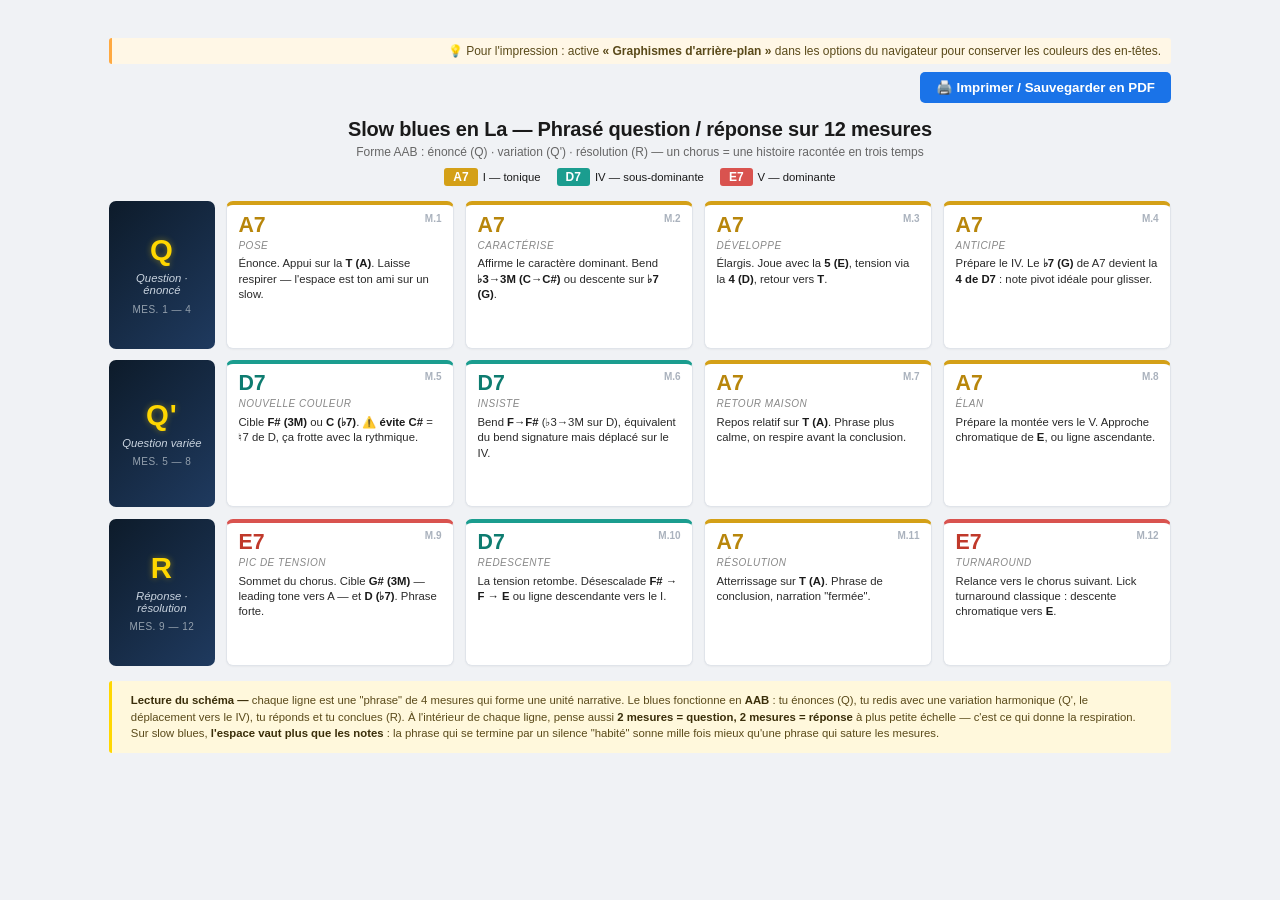
<file: pedago/slow_blues_la_phrase_QR.html>
<!DOCTYPE html>
<html lang="fr">
<head>
<meta charset="UTF-8">
<title>Slow blues en La — Phrasé Q/R sur 12 mesures</title>
<style>
  @page { size: A4 landscape; margin: 8mm; }

  * { box-sizing: border-box; }
  html, body { margin: 0; padding: 0; }

  body {
    font-family: -apple-system, BlinkMacSystemFont, 'Helvetica Neue', 'Segoe UI', Arial, sans-serif;
    background: #f0f2f5;
    color: #1a1a1a;
    padding: 10mm 8mm;
    -webkit-print-color-adjust: exact;
    print-color-adjust: exact;
  }

  @media print {
    body { background: white; padding: 0; }
    .no-print { display: none !important; }
  }

  .sheet { max-width: 281mm; margin: 0 auto; }

  .toolbar { text-align: right; margin-bottom: 4mm; }

  button.print-btn {
    background: #1a73e8;
    color: white;
    border: none;
    padding: 8px 16px;
    font-size: 10pt;
    border-radius: 5px;
    cursor: pointer;
    font-weight: 600;
  }

  .tip-banner {
    background: #fff7e6;
    border-left: 3px solid #ffa940;
    padding: 6px 10px;
    margin: 0 0 8px 0;
    font-size: 9pt;
    color: #5a4a1a;
    border-radius: 3px;
  }

  header { text-align: center; margin-bottom: 3mm; }

  h1 {
    font-size: 15pt;
    margin: 0 0 1mm 0;
    font-weight: 700;
    letter-spacing: -0.2px;
  }

  .subtitle {
    font-size: 9pt;
    color: #666;
    margin-bottom: 2.5mm;
  }

  .legend-chord {
    display: flex;
    justify-content: center;
    gap: 16px;
    font-size: 8.5pt;
  }

  .legend-chord-item {
    display: inline-flex;
    align-items: center;
    gap: 5px;
  }

  .legend-chip {
    display: inline-block;
    padding: 2px 9px;
    border-radius: 3px;
    font-weight: 700;
    color: white;
    font-size: 9pt;
  }

  .grid {
    display: grid;
    grid-template-columns: 28mm repeat(4, 1fr);
    gap: 3mm;
    margin-top: 4mm;
  }

  .phrase-label {
    background: linear-gradient(135deg, #0d1b2a 0%, #1f3a5f 100%);
    color: white;
    border-radius: 7px;
    padding: 3mm;
    display: flex;
    flex-direction: column;
    justify-content: center;
    text-align: center;
  }

  .phrase-label .role {
    font-size: 22pt;
    font-weight: 800;
    letter-spacing: 1px;
    color: #FFD700;
    text-shadow: 0 0 6px rgba(255, 215, 0, 0.4);
    line-height: 1;
  }

  .phrase-label .role-fr {
    font-size: 8.5pt;
    color: #cbd5e0;
    margin-top: 2mm;
    font-style: italic;
  }

  .phrase-label .bars-range {
    font-size: 7.5pt;
    color: #94a0ad;
    margin-top: 2mm;
    text-transform: uppercase;
    letter-spacing: 0.5px;
  }

  .bar {
    background: white;
    border: 1px solid #e0e4ea;
    border-radius: 7px;
    padding: 2.5mm 3mm 3mm;
    position: relative;
    min-height: 39mm;
    display: flex;
    flex-direction: column;
    box-shadow: 0 1px 2px rgba(0,0,0,0.04);
  }

  .bar.chord-A7 { border-top: 4px solid #d4a017; }
  .bar.chord-D7 { border-top: 4px solid #1b9d8f; }
  .bar.chord-E7 { border-top: 4px solid #d9534f; }

  .bar-num {
    position: absolute;
    top: 2mm;
    right: 3mm;
    font-size: 7.5pt;
    color: #aab2bd;
    font-weight: 600;
  }

  .bar-chord {
    font-size: 16pt;
    font-weight: 800;
    line-height: 1;
    margin-bottom: 1mm;
  }

  .bar.chord-A7 .bar-chord { color: #b8860b; }
  .bar.chord-D7 .bar-chord { color: #0e7c70; }
  .bar.chord-E7 .bar-chord { color: #c0392b; }

  .bar-role {
    font-size: 7.5pt;
    color: #888;
    font-style: italic;
    margin-bottom: 1.5mm;
    text-transform: uppercase;
    letter-spacing: 0.5px;
  }

  .bar-tip {
    font-size: 8.5pt;
    color: #2a2a2a;
    line-height: 1.35;
    flex-grow: 1;
  }

  .bar-tip b { color: #1a1a1a; }

  .footer {
    margin-top: 4mm;
    padding: 3mm 5mm;
    background: #fff8dc;
    border-left: 3px solid #FFD700;
    border-radius: 3px;
    font-size: 8.5pt;
    color: #5a4a1a;
    line-height: 1.45;
  }

  .footer b { color: #3a2e0a; }
</style>
</head>
<body>
<div class="sheet">
  <div class="toolbar no-print">
    <div class="tip-banner">
      💡 Pour l'impression : active <b>« Graphismes d'arrière-plan »</b> dans les options du navigateur pour conserver les couleurs des en-têtes.
    </div>
    <button class="print-btn" onclick="window.print()">🖨️  Imprimer / Sauvegarder en PDF</button>
  </div>

  <header>
    <h1>Slow blues en La — Phrasé question / réponse sur 12 mesures</h1>
    <div class="subtitle">Forme AAB : énoncé (Q) · variation (Q') · résolution (R) — un chorus = une histoire racontée en trois temps</div>
    <div class="legend-chord">
      <div class="legend-chord-item"><span class="legend-chip" style="background:#d4a017">A7</span><span>I — tonique</span></div>
      <div class="legend-chord-item"><span class="legend-chip" style="background:#1b9d8f">D7</span><span>IV — sous-dominante</span></div>
      <div class="legend-chord-item"><span class="legend-chip" style="background:#d9534f">E7</span><span>V — dominante</span></div>
    </div>
  </header>

  <div class="grid">

    <!-- PHRASE 1 -->
    <div class="phrase-label">
      <div class="role">Q</div>
      <div class="role-fr">Question · énoncé</div>
      <div class="bars-range">Mes. 1 — 4</div>
    </div>

    <div class="bar chord-A7">
      <div class="bar-num">M.1</div>
      <div class="bar-chord">A7</div>
      <div class="bar-role">Pose</div>
      <div class="bar-tip">Énonce. Appui sur la <b>T (A)</b>. Laisse respirer — l'espace est ton ami sur un slow.</div>
    </div>
    <div class="bar chord-A7">
      <div class="bar-num">M.2</div>
      <div class="bar-chord">A7</div>
      <div class="bar-role">Caractérise</div>
      <div class="bar-tip">Affirme le caractère dominant. Bend <b>♭3→3M (C→C#)</b> ou descente sur <b>♭7 (G)</b>.</div>
    </div>
    <div class="bar chord-A7">
      <div class="bar-num">M.3</div>
      <div class="bar-chord">A7</div>
      <div class="bar-role">Développe</div>
      <div class="bar-tip">Élargis. Joue avec la <b>5 (E)</b>, tension via la <b>4 (D)</b>, retour vers <b>T</b>.</div>
    </div>
    <div class="bar chord-A7">
      <div class="bar-num">M.4</div>
      <div class="bar-chord">A7</div>
      <div class="bar-role">Anticipe</div>
      <div class="bar-tip">Prépare le IV. Le <b>♭7 (G)</b> de A7 devient la <b>4 de D7</b> : note pivot idéale pour glisser.</div>
    </div>

    <!-- PHRASE 2 -->
    <div class="phrase-label">
      <div class="role">Q'</div>
      <div class="role-fr">Question variée</div>
      <div class="bars-range">Mes. 5 — 8</div>
    </div>

    <div class="bar chord-D7">
      <div class="bar-num">M.5</div>
      <div class="bar-chord">D7</div>
      <div class="bar-role">Nouvelle couleur</div>
      <div class="bar-tip">Cible <b>F# (3M)</b> ou <b>C (♭7)</b>. <b>⚠️ évite C#</b> = ♮7 de D, ça frotte avec la rythmique.</div>
    </div>
    <div class="bar chord-D7">
      <div class="bar-num">M.6</div>
      <div class="bar-chord">D7</div>
      <div class="bar-role">Insiste</div>
      <div class="bar-tip">Bend <b>F→F#</b> (♭3→3M sur D), équivalent du bend signature mais déplacé sur le IV.</div>
    </div>
    <div class="bar chord-A7">
      <div class="bar-num">M.7</div>
      <div class="bar-chord">A7</div>
      <div class="bar-role">Retour maison</div>
      <div class="bar-tip">Repos relatif sur <b>T (A)</b>. Phrase plus calme, on respire avant la conclusion.</div>
    </div>
    <div class="bar chord-A7">
      <div class="bar-num">M.8</div>
      <div class="bar-chord">A7</div>
      <div class="bar-role">Élan</div>
      <div class="bar-tip">Prépare la montée vers le V. Approche chromatique de <b>E</b>, ou ligne ascendante.</div>
    </div>

    <!-- PHRASE 3 -->
    <div class="phrase-label">
      <div class="role">R</div>
      <div class="role-fr">Réponse · résolution</div>
      <div class="bars-range">Mes. 9 — 12</div>
    </div>

    <div class="bar chord-E7">
      <div class="bar-num">M.9</div>
      <div class="bar-chord">E7</div>
      <div class="bar-role">Pic de tension</div>
      <div class="bar-tip">Sommet du chorus. Cible <b>G# (3M)</b> — leading tone vers A — et <b>D (♭7)</b>. Phrase forte.</div>
    </div>
    <div class="bar chord-D7">
      <div class="bar-num">M.10</div>
      <div class="bar-chord">D7</div>
      <div class="bar-role">Redescente</div>
      <div class="bar-tip">La tension retombe. Désescalade <b>F# → F → E</b> ou ligne descendante vers le I.</div>
    </div>
    <div class="bar chord-A7">
      <div class="bar-num">M.11</div>
      <div class="bar-chord">A7</div>
      <div class="bar-role">Résolution</div>
      <div class="bar-tip">Atterrissage sur <b>T (A)</b>. Phrase de conclusion, narration "fermée".</div>
    </div>
    <div class="bar chord-E7">
      <div class="bar-num">M.12</div>
      <div class="bar-chord">E7</div>
      <div class="bar-role">Turnaround</div>
      <div class="bar-tip">Relance vers le chorus suivant. Lick turnaround classique : descente chromatique vers <b>E</b>.</div>
    </div>

  </div>

  <div class="footer">
    <b>Lecture du schéma —</b> chaque ligne est une "phrase" de 4 mesures qui forme une unité narrative. Le blues fonctionne en <b>AAB</b> : tu énonces (Q), tu redis avec une variation harmonique (Q', le déplacement vers le IV), tu réponds et tu conclues (R). À l'intérieur de chaque ligne, pense aussi <b>2 mesures = question, 2 mesures = réponse</b> à plus petite échelle — c'est ce qui donne la respiration. Sur slow blues, <b>l'espace vaut plus que les notes</b> : la phrase qui se termine par un silence "habité" sonne mille fois mieux qu'une phrase qui sature les mesures.
  </div>
</div>
</body>
</html>
</file>
